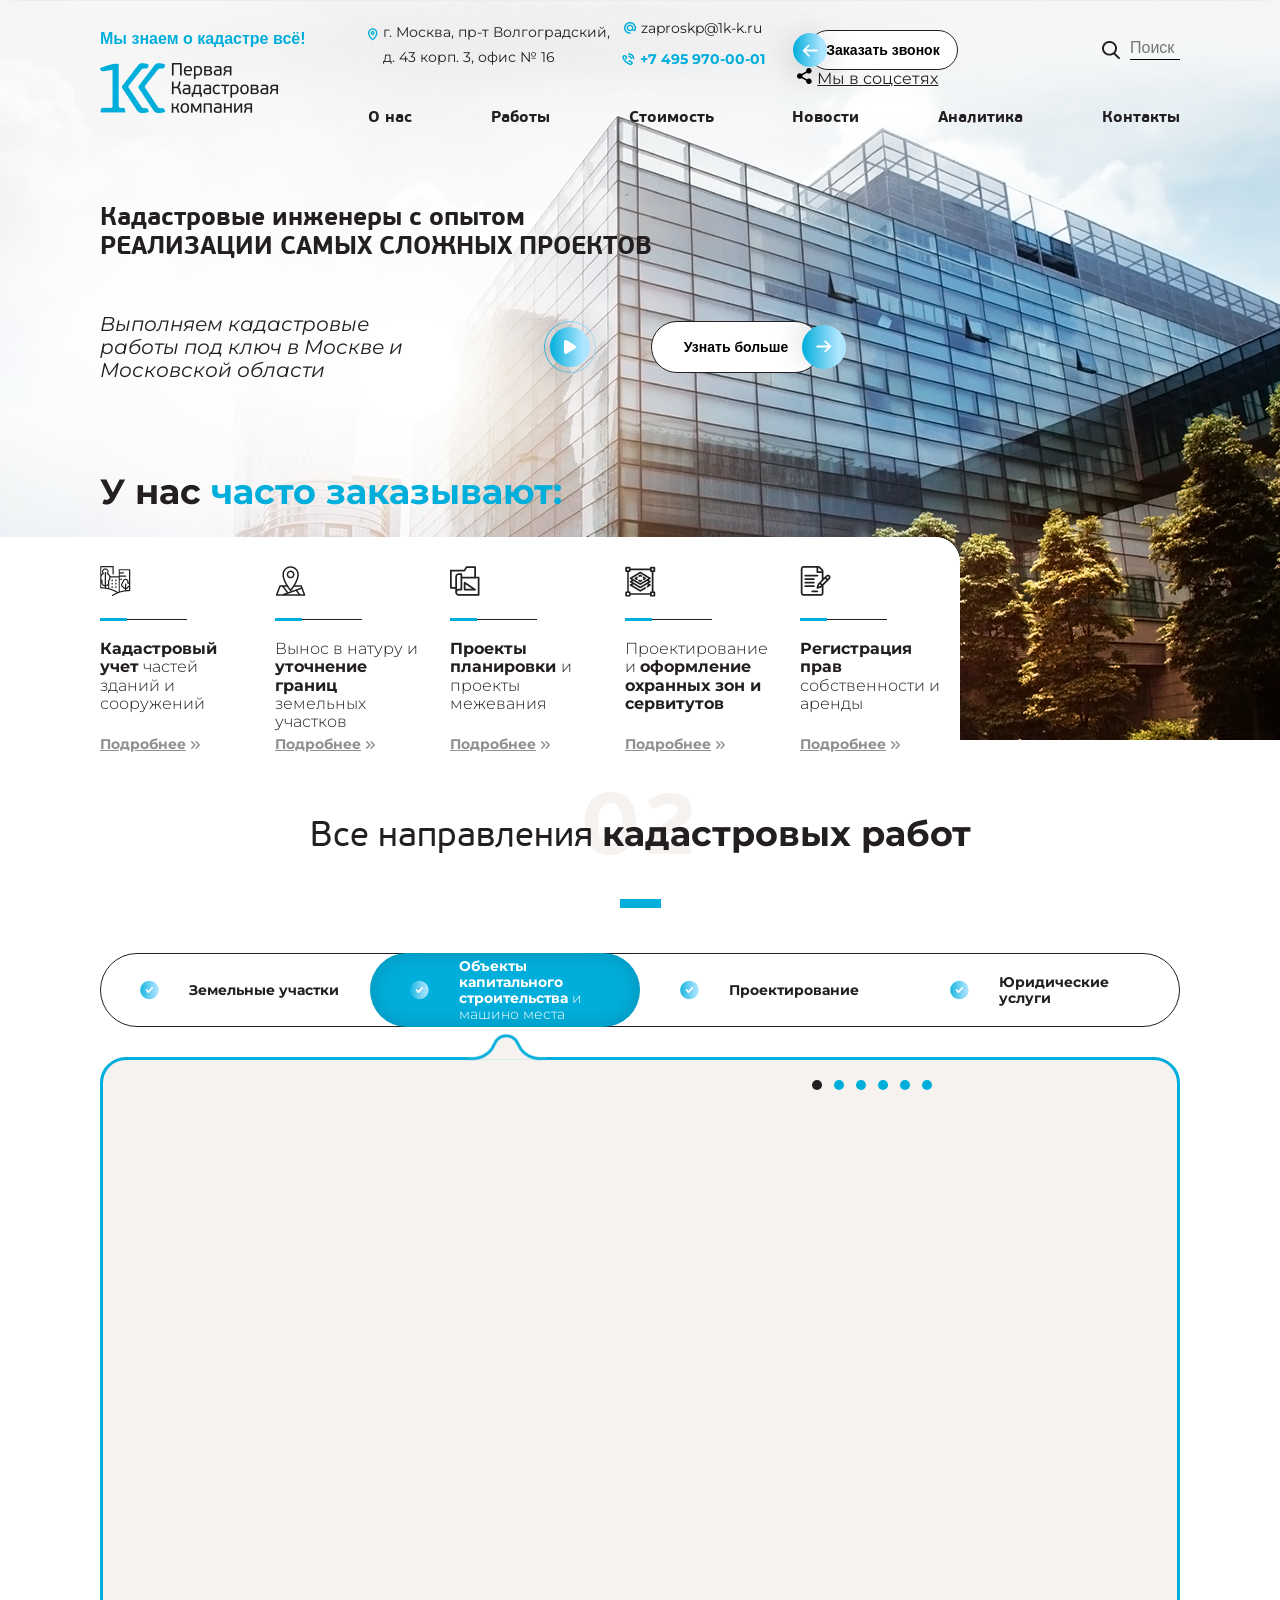
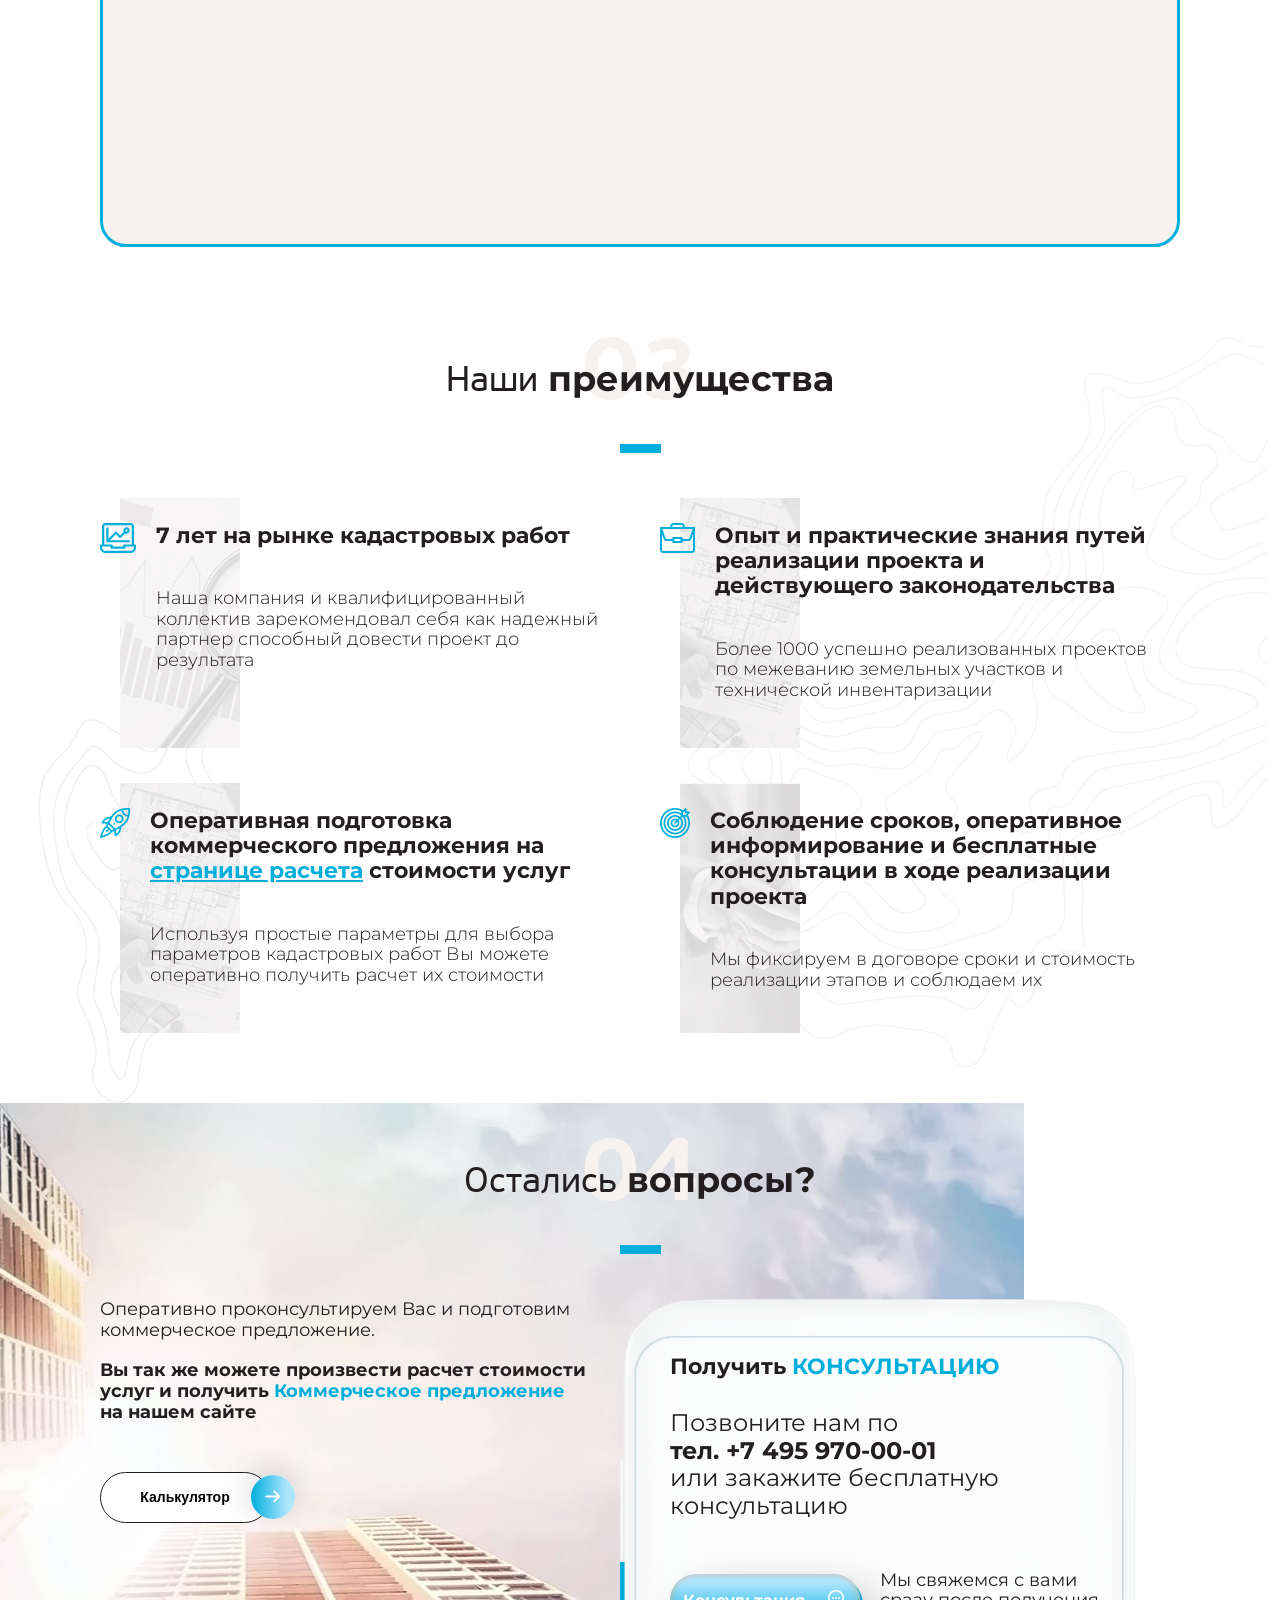
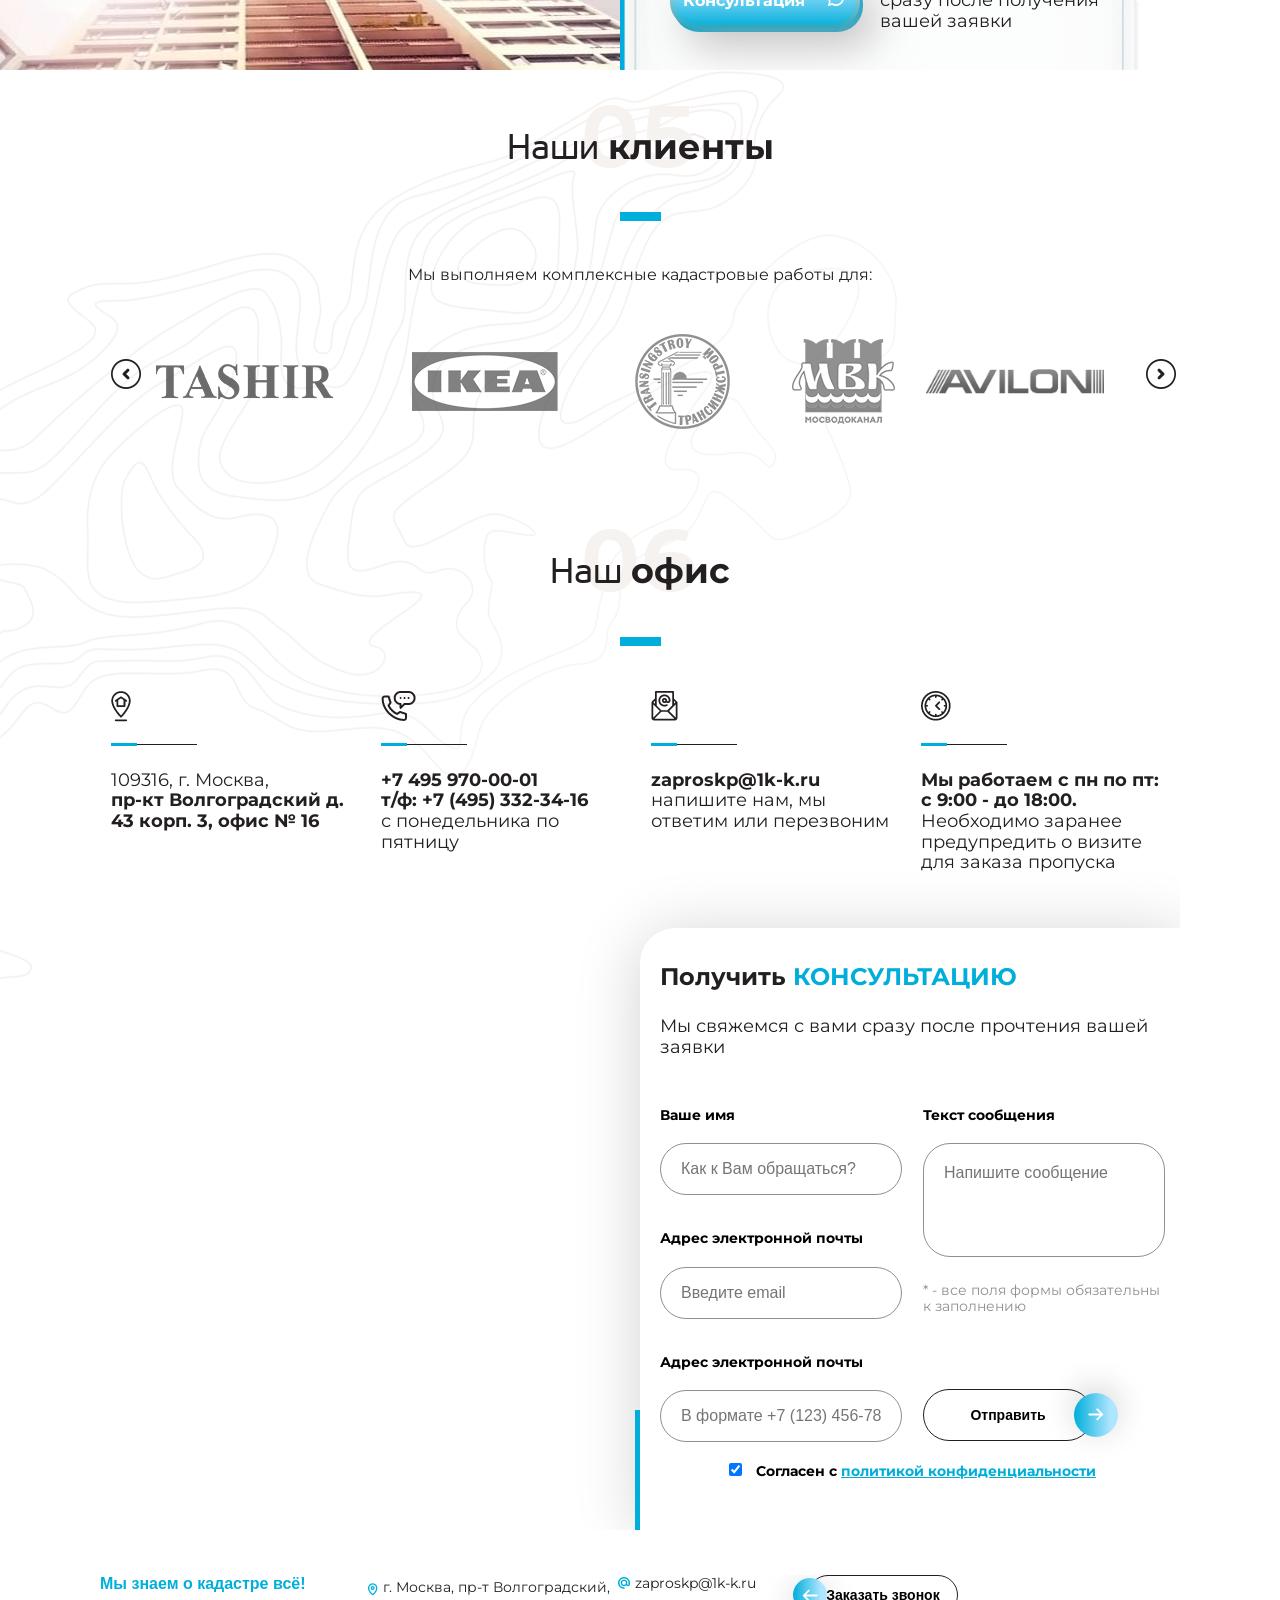
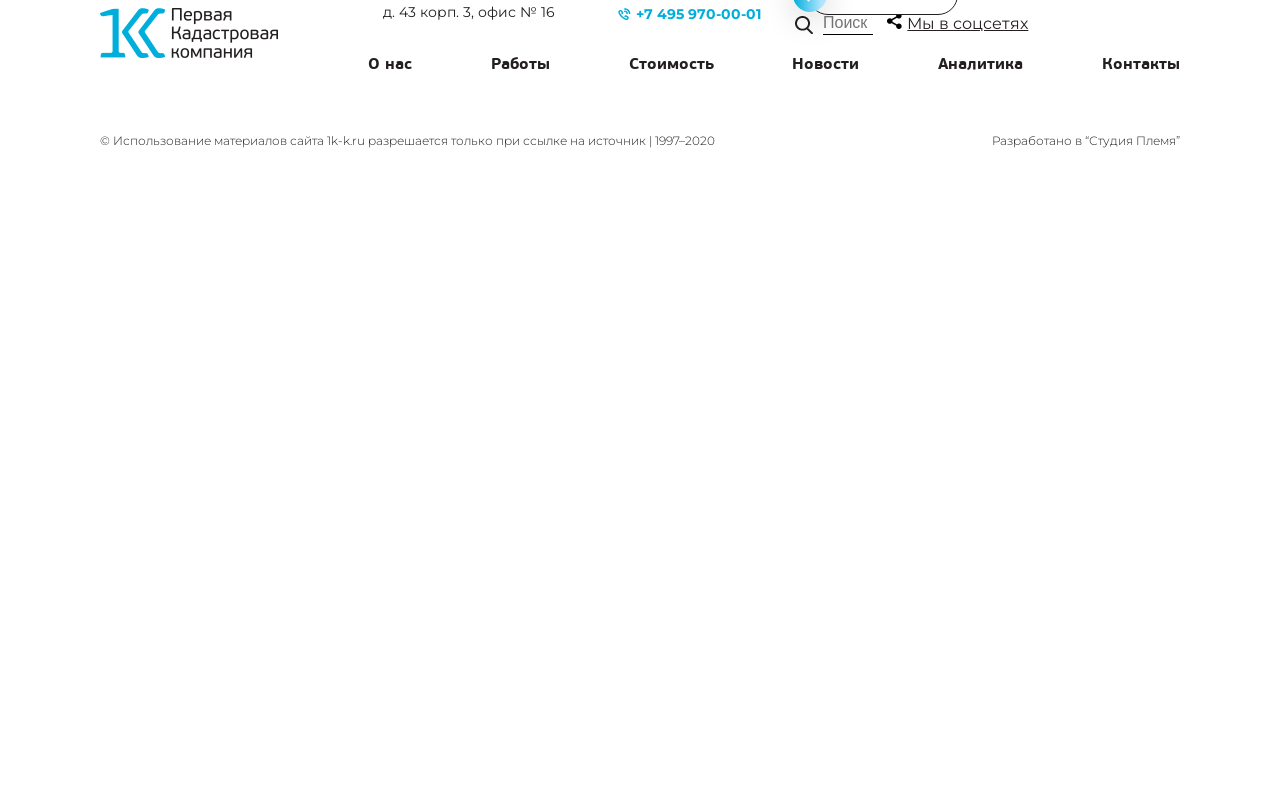
<file: markup/index.html>
<!DOCTYPE html>
<html lang="ru">

<head>
  <meta charset="UTF-8">
  <title></title>
  <meta name="viewport" content="width=device-width, initial-scale=1.0, maximum-scale=1.0">
  <meta name="cmsmagazine" content="5a7189a28fb3dc68238dbdb44c9ea99c">
  <link rel="icon" type="image/svg" sizes="16x16" href="../img/favicon.svg">
  <link href="https://fonts.googleapis.com/css2?family=Montserrat:ital,wght@0,100;0,200;0,300;0,400;0,500;0,600;0,700;0,800;0,900;1,100;1,200;1,300;1,400;1,500;1,600;1,700;1,800;1,900&display=swap" rel="stylesheet">

  <script src="https://api-maps.yandex.ru/2.1/?apikey=cb997612-3f90-40be-b09c-d45a6a3f06a6&lang=ru_RU" type="text/javascript">
  </script>
  
  <link rel="stylesheet" href="https://unpkg.com/swiper/swiper-bundle.min.css">
  <link rel="stylesheet" href="css/slick.css" data-inprogress="">
  <link rel="stylesheet" href="css/style.min.css" data-inprogress="">
  <link rel="stylesheet" href="css/part-contact.min.css" data-inprogress="">
  <link rel="stylesheet" href="css/block-questions.min.css" data-inprogress="">
  <link rel="stylesheet" href="css/home.min.css" data-inprogress="">

</head>

<body>
  <!-- Header -->
  <div id="cube-loader">
  <div class="caption">
    <div class="cube-loader">
      <div class="cube loader-1"></div>
      <div class="cube loader-2"></div>
      <div class="cube loader-4"></div>
      <div class="cube loader-3"></div>
    </div>
  </div>
</div>

  <header class="header">
  <div class="container">
    <div class="all-head">
      <div class="logotip">
        <h6>Мы знаем о кадастре всё!</h6>
        <a href="index.html" class="logo">
          <img src="img/logo.png" alt="">
        </a>

      </div>
      <div class="all-right-part">
        <div class="top-menu">
          <div class="one-part location-part">
            <div class="location-head with-pin">
              <img src="img/map_icon.png" alt="">
              <p>г. Москва, пр-т Волгоградский,
                д. 43 корп. 3, офис № 16</p>
            </div>
          </div>
          <div class="one-part email-phone-head">
            <div class="email-head with-pin">
              <img src="img/mail_icon.png" alt="">
              <a href="mailto:'zaproskp@1k-k.ru'">zaproskp@1k-k.ru</a>
            </div>
            <div class="phone-head with-pin">
              <img src="img/phone_icon.png" alt="">
              <a href="tel:+7 495 970-00-01">+7 495 970-00-01</a>
            </div>
          </div>
          <div class="button-search-head">
            <div class="button-with-arrow open-call">
              <span>
                <img src="img/arrow.png" alt="">
              </span>
              <button>Заказать звонок</button>
            </div>
            <div class="search-block">
              <img src="img/search_icon.png" alt="">
              <input type="text" placeholder="Поиск" id="search-input" readonly="">
            </div>
            <!-- добавлять класс open-burg-menu -->
            <div class="burg-menu">
              <span></span>
              <span></span>
              <span></span>
            </div>
            <div class="social-head">
              <div class="top-social">
                <i class="icon-social-network-all-icon"></i>
                <p>Мы в соцсетях</p>
              </div>
              <!-- добавлять класс open-social -->
              <div class="hidden-social">
                <a href="#">
                  <i class="icon-fb-icon"></i>
                </a>
                <a href="#">
                  <i class="icon-vk-icon"></i>
                </a>
                <a href="#">
                  <i class="icon-insta"></i>
                </a>
              </div>
            </div>
          </div>
        </div>
        <nav>
          <ul>
            <li><a href="javascript:void(0)">О нас</a>
                <div class="hidden-list hid-comp">
                  <ol class="click-ol">
                    <li><a href="about-company.html#tab1" data-dataCompany="tab1">История</a></li>
                    <li><a href="about-company.html#tab2" data-datacompany="tab2">Наша команда</a></li>
                    <li><a href="about-company.html#tab3" data-datacompany="tab3">Отзывы</a></li>
                    <li><a href="about-company.html#tab4" data-datacompany="tab3">Вакансии</a></li>
                    <li><a href="about-company.html#tab5" data-datacompany="tab5">Свидетельства, Аттестаты, СРО</a></li>
                    <li><a href="about-company.html#tab6" data-datacompany="tab6">Реквизиты</a></li>
                    <li><a href="about-company.html#tab7" data-datacompany="tab7">Партнеры и заказчики</a></li>
                  </ol>
                </div>
            </li>
            <li><a href="cadastr-work.html">Работы</a>
              <div class="hidden-list cadastr-hid">
                <div class="tabs-cadastr-head">
                  <h5 data-cadHead="cadastr1" class="activ-cadHead"><span>Земельные участки</span></h5>
                  <h5 data-cadHead="cadastr2"><span>Объекты капитального
                    строительства</span> и машино места</h5>
                  <h5 data-cadHead="cadastr3"><span>Проектирование</span></h5>
                  <h5 data-cadHead="cadastr4"><span>Юридические услуги</span></h5>
                </div>
                <div class="cadastr1 block-cad">
                  <ol>
                    <li><a href="">Уточнение границ</a></li>
                    <li><a href="">Перераспределение участков</a></li>
                    <li><a href="">Геодезические работы <i class="icon-plus"></i></a></li>
                  </ol>
                  <ol>
                    <li><a href="">Образование участка</a></li>
                    <li><a href="">Исправление реестровой ошибки</a></li>
                    <li><a href="">Межевание участка под многоквартирным домом</a></li>
                  </ol>
                  <ol>
                    <li><a href="">Раздел участка</a></li>
                    <li><a href="">Заключение кадастрового инженера</a></li>
                    <li><a href="">Установление охранных зон и сервитутов</a></li>
                  </ol>
                  <ol>
                    <li><a href="">Объединение участков</a></li>
                    <li><a href="">Схема расположения земельного участка</a></li>
                  </ol>
                </div>
                
              </div>
            </li>
            <li><a href="cost-of-work.html">Стоимость</a></li>
            <li><a href="news.html">Новости</a></li>
            <li><a href="javascript:void(0)" class="click">Аналитика</a>
              <div class="hidden-list share-hid">
                <ol>
                  <li><a href="FAQ.html">Вопрос - ответ</a></li>
                  <li><a href="registry-failures.html">Приостановление и отказ Росреестра</a></li>
                </ol>
              </div></li>
            <li><a href="contact.html">Контакты</a></li>
          </ul>
        </nav>
      </div>
    </div>
  </div>
</header>

   <!-- Основной контент -->
<main class="main" id="top">
  <section class="top-banner">
    <div class="container">
      <div class="content-banner">
        <h1>Кадастровые инженеры с опытом <span>РЕАЛИЗАЦИИ САМЫХ СЛОЖНЫХ ПРОЕКТОВ</span></h1>
        <div class="text-with-button">
          <p>Выполняем кадастровые работы под ключ в Москве и Московской области</p>
          <div class="two-buttons">
            <div class="open-video">
              <span>
                <img src="img/play.png" alt="">
              </span>
            </div>
            <a class="button-with-arrow arrow-right" href="cadastr-work.html">
              <span>
                <img src="img/arrow.png" alt="">
              </span>
              <button>Узнать больше</button>
            </a>
          </div>
        </div>
        <h2><span>У нас </span><strong>часто заказывают:</strong></h2>
        <div class="often-order">
          <div class="one-order">
            <div class="image-order">
              <img src="img/icon1.png" alt="">
            </div>
            <h5><span>Кадастровый учет</span> частей зданий и сооружений </h5>
            <a href="">Подробнеe<i class="icon-arrow2"></i></a>
          </div>
          <div class="one-order">
            <div class="image-order">
              <img src="img/icon2.png" alt="">
            </div>
            <h5>Вынос в натуру и <span>уточнение границ</span> земельных участков</h5>
            <a href="">Подробнеe<i class="icon-arrow2"></i></a>
          </div>
          <div class="one-order">
            <div class="image-order">
              <img src="img/icon3.png" alt="">
            </div>
            <h5><span>Проекты планировки </span>и проекты межевания</h5>
            <a href="">Подробнеe<i class="icon-arrow2"></i></a>
          </div>
          <div class="one-order">
            <div class="image-order">
              <img src="img/icon4.png" alt="">
            </div>
            <h5>Проектирование и <span>оформление охранных зон и сервитутов</span></h5>
            <a href="">Подробнеe<i class="icon-arrow2"></i></a>
          </div>
          <div class="one-order">
            <div class="image-order">
              <img src="img/icon5.png" alt="">
            </div>
            <h5><span>Регистрация прав </span>собственности и аренды</h5>
            <a href="">Подробнеe<i class="icon-arrow2"></i></a>
          </div>
        </div>
      </div>
    </div>
  </section>

  <section class="second-section">
    <div class="container">
      <div class="container">
        <div class="heading2 heading">
          <h2>Все направления <span>кадастровых работ</span> </h2>
        </div>
      </div>
  
      <div class="all-napravlenia">
        <div class="all-title-nap">
          <div class="title-napr" data-napr="first-napr-slider">
            <img src="img/galochka.png" alt="">
            <h5><span>Земельные участки</span></h5>
          </div>
          <div class="title-napr  act-title-napr" data-napr="second-napr-slider">
            <img src="img/galochka.png" alt="">
            <h5><span>Объекты капитального
              строительства</span>  и машино места</h5>
          </div>
          <div class="title-napr" data-napr="third-napr-slider">
            <img src="img/galochka.png" alt="">
            <h5><span>Проектирование</span></h5>
          </div>
          <div class="title-napr" data-napr="four-napr-slider">
            <img src="img/galochka.png" alt="">
            <h5><span>Юридические услуги</span></h5>
          </div>
        </div>

        <div class="one-napr">
          <div class="title-napr" data-napr="first-napr-slider">
            <img src="img/galochka.png" alt="">
            <h5><span>Земельные участки</span></h5>
          </div>
          <div class="first-napr-slider slider-napr">
            <div class="swiper-slide">
              <img src="img/zemlya1.jpg" alt="">
              <a href="javascript:void(0)" class="click-span">Уточнение границ</a>
              <p>Подготовка межевого плана для уточнения границ земельного участка</p>
              <span class="click-span">Подробне <i class="icon-arrow2"></i></span>
            </div>
            <div class="swiper-slide">
              <img src="img/zemlya2.jpg" alt="">
              <a href="javascript:void(0)" class="click-span">Образование участка</a>
              <p>Подготовка межевого плана для уточнения границ земельного участка</p>
              <span class="click-span">Подробне <i class="icon-arrow2"></i></span>
            </div>
            <div class="swiper-slide">
              <img src="img/zemlya3.jpg" alt="">
              <a href="javascript:void(0)" class="click-span">Раздел участка</a>
              <p>Подготовка межевого плана для уточнения границ земельного участка</p>
              <span class="click-span">Подробне <i class="icon-arrow2"></i></span>
            </div>
            <div class="swiper-slide">
              <img src="img/zemlya1.jpg" alt="">
              <a href="javascript:void(0)" class="click-span">Объединение участков</a>
              <p>Подготовка межевого плана для уточнения границ земельного участка</p>
              <span class="click-span">Подробне <i class="icon-arrow2"></i></span>
            </div>
            <div class="swiper-slide">
              <img src="img/zemlya2.jpg" alt="">
              <a href="javascript:void(0)" class="click-span">Перераспеределение
                участков</a>
              <p>Подготовка межевого плана для уточнения границ земельного участка</p>
              <span class="click-span">Подробне <i class="icon-arrow2"></i></span>
            </div>
            <div class="swiper-slide">
              <img src="img/zemlya3.jpg" alt="">
              <a href="javascript:void(0)" class="click-span">Исправление реестровой
                ошибки</a>
              <p>Подготовка межевого плана для уточнения границ земельного участка</p>
              <span class="click-span">Подробне <i class="icon-arrow2"></i></span>
            </div>
            <div class="swiper-slide">
              <img src="img/zemlya3.jpg" alt="">
              <a href="javascript:void(0)" class="click-span">Заключение кадастрового
                инженера</a>
              <p>Подготовка межевого плана для уточнения границ земельного участка</p>
              <span class="click-span">Подробне <i class="icon-arrow2"></i></span>
            </div>
            <div class="swiper-slide">
              <img src="img/zemlya3.jpg" alt="">
              <a href="javascript:void(0)" class="click-span">Схема расположения
                земельного участка</a>
              <p>Подготовка межевого плана для уточнения границ земельного участка</p>
              <span class="click-span">Подробне <i class="icon-arrow2"></i></span>
            </div>
            <div class="swiper-slide">
              <img src="img/zemlya3.jpg" alt="">
              <a href="javascript:void(0)" class="click-span">Геодезические работы</a>
              <p>Подготовка межевого плана для уточнения границ земельного участка</p>
              <span class="click-span">Подробне <i class="icon-arrow2"></i></span>
            </div>
            <div class="swiper-slide">
              <img src="img/zemlya3.jpg" alt="">
              <a href="javascript:void(0)" class="click-span">Межевание участка под
                многоквартирным домом</a>
              <p>Подготовка межевого плана для уточнения границ земельного участка</p>
              <span class="click-span">Подробне <i class="icon-arrow2"></i></span>
            </div>
            <div class="swiper-slide">
              <img src="img/zemlya3.jpg" alt="">
              <a href="javascript:void(0)" class="click-span">Установление охранных зон и сервитутов</a>
              <p>Подготовка межевого плана для уточнения границ земельного участка</p>
              <span class="click-span">Подробне <i class="icon-arrow2"></i></span>
            </div>
          </div>
        </div>
  
        <div class="one-napr">
          <div class="title-napr  act-title-napr" data-napr="second-napr-slider">
            <img src="img/galochka.png" alt="">
            <h5><span>Объекты капитального
              строительства</span>  и машино места</h5>
          </div>
          <div class="second-napr-slider slider-napr   active-napr">
            <div class="swiper-slide">
              <img src="img/object1.jpg" alt="">
              <a href="javascript:void(0)" class="click-span">Уточнение контура. Привязка к земельному участку</a>
              <p>Подготовка Технического плана для уточнения контура объекта. Привязка объекта к земельному участкуПодготовка Технического плана для уточнения контура объекта. Привязка объекта к земельному участку</p>
              <span class="click-span">Подробне <i class="icon-arrow2"></i></span>
            </div>
            <div class="swiper-slide">
              <img src="img/object2.jpg" alt="">
              <a href="javascript:void(0)" class="click-span">Учет изменений в связи с
                перепланировкой</a>
              <p>Подготовка Технического плана для изменения сведений об объекте в связи с перепланировкой</p>
              <span class="click-span">Подробне <i class="icon-arrow2"></i></span>
            </div>
            <div class="swiper-slide">
              <img src="img/object3.jpg" alt="">
              <a href="javascript:void(0)" class="click-span">Учет изменений в связи с
                реконструкцией</a>
              <p>Подготовка Технического плана для изменения сведений об объекте в связи с реконструкцией</p>
              <span class="click-span">Подробне <i class="icon-arrow2"></i></span>
            </div>
            <div class="swiper-slide">
              <img src="img/object4.jpg" alt="">
              <a href="javascript:void(0)" class="click-span">Технический план для ввода
                объекта в эксплуатацию</a>
              <p>Подготовка Технического плана необходимого для ввода объекта в эксплуатацию</p>
              <span class="click-span">Подробне <i class="icon-arrow2"></i></span>
            </div>
            <div class="swiper-slide">
              <img src="img/object5.jpg" alt="">
              <a href="javascript:void(0)" class="click-span">Постановка зданий, помещений,
                сооружений, машино мест на учет</a>
              <p>Подготовка Технического плана для постановки на кадастровый учет объекта</p>
              <span class="click-span">Подробне <i class="icon-arrow2"></i></span>
            </div>
            <div class="swiper-slide">
              <img src="img/object6.jpg" alt="">
              <a href="javascript:void(0)" class="click-span">Разделение объекта или выделение его части</a>
              <p>Подготовка Технического плана необходимого для раздела объекта или выдела из его состава части</p>
              <span class="click-span">Подробне <i class="icon-arrow2"></i></span>
            </div>
            <div class="swiper-slide">
              <img src="img/object7.jpg" alt="">
              <a href="javascript:void(0)" class="click-span">Снятие объекта с кадастрового учета</a>
              <p>Подготовка Акта обследования объекта для снятия его с кадастрового учета</p>
              <span class="click-span">Подробне <i class="icon-arrow2"></i></span>
            </div>
            <div class="swiper-slide">
              <img src="img/object8.jpg" alt="">
              <a href="javascript:void(0)" class="click-span">Заключение кадастрового инженера</a>
              <p>Проведение обследование объекта и подготовка Заключения Кадастрового инженера</p>
              <span class="click-span">Подробне <i class="icon-arrow2"></i></span>
            </div>
            <div class="swiper-slide">
              <img src="img/object9.jpg" alt="">
              <a href="javascript:void(0)" class="click-span">Подготовка схемы расположения</a>
              <p>Обследование объекта и подготовка схемы его расположения</p>
              <span class="click-span">Подробне <i class="icon-arrow2"></i></span>
            </div>
            <div class="swiper-slide">
              <img src="img/object10.jpg" alt="">
              <a href="javascript:void(0)" class="click-span">Кадастровый учет объектов
                незавершенного строительства</a>
              <p>Подготовка Технического плана для постановки на учет объекта незавершенного строительства</p>
              <span class="click-span">Подробне <i class="icon-arrow2"></i></span>
            </div>
            <div class="swiper-slide">
              <img src="img/object11.jpg" alt="">
              <a href="javascript:void(0)" class="click-span">Внутренние обмеры объекта</a>
              <p>Геодезические работы по внутренним обмерам объекта, подготовка поэтажных планов и экспликаций</p>
              <span class="click-span">Подробне <i class="icon-arrow2"></i></span>
            </div>
            <div class="swiper-slide">
              <img src="img/object12.jpg" alt="">
              <a href="javascript:void(0)" class="click-span">Проекты перепланировок и
                Технические заключения</a>
              <p>Подготовим для Вас в необходимом объеме проекты перепланировок и технические заключения на объект капитального строитеьства</p>
              <span class="click-span">Подробне <i class="icon-arrow2"></i></span>
            </div>
          </div>
        </div>
  
        <div class="one-napr">
          <div class="title-napr" data-napr="third-napr-slider">
            <img src="img/galochka.png" alt="">
            <h5><span>Проектирование</span></h5>
          </div>
          <div class="third-napr-slider slider-napr">
            <div class="swiper-slide">
              <img src="img/proekt1.jpg" alt="">
              <a href="javascript:void(0)" class="click-span">Проекты планировки и межевания
                для линейных объектов</a>
              <p>Разработаем согласуем и утвердим проект межевания и планировки территории для строительства линейного объекта</p>
              <span class="click-span">Подробне <i class="icon-arrow2"></i></span>
            </div>
            <div class="swiper-slide">
              <img src="img/proekt2.jpg" alt="">
              <a href="javascript:void(0)" class="click-span">Проекты планировки и межевания
                территории для коттеджных поселков</a>
              <p>Разработаем согласуем и утвердим проект межевания и планировки территории для организации коттеджного поселка</p>
              <span class="click-span">Подробне <i class="icon-arrow2"></i></span>
            </div>
          </div>
        </div>

        <div class="one-napr">
          <div class="title-napr" data-napr="four-napr-slider">
            <img src="img/galochka.png" alt="">
            <h5><span>Юридические услуги</span></h5>
          </div>
          <div class="four-napr-slider slider-napr">
            <div class="swiper-slide">
              <img src="img/zemlya1.jpg" alt="">
              <a href="javascript:void(0)" class="click-span">Уточнение границ</a>
              <p>Подготовка межевого плана для уточнения границ земельного участка</p>
              <span class="click-span">Подробне <i class="icon-arrow2"></i></span>
            </div>
            <div class="swiper-slide">
              <img src="img/zemlya2.jpg" alt="">
              <a href="javascript:void(0)" class="click-span">Образование участка</a>
              <p>Подготовка межевого плана для уточнения границ земельного участка</p>
              <span class="click-span">Подробне <i class="icon-arrow2"></i></span>
            </div>
            <div class="swiper-slide">
              <img src="img/zemlya3.jpg" alt="">
              <a href="javascript:void(0)" class="click-span">Раздел участка</a>
              <p>Подготовка межевого плана для уточнения границ земельного участка</p>
              <span class="click-span">Подробне <i class="icon-arrow2"></i></span>
            </div>
            <div class="swiper-slide">
              <img src="img/zemlya1.jpg" alt="">
              <a href="javascript:void(0)" class="click-span">Объединение участков</a>
              <p>Подготовка межевого плана для уточнения границ земельного участка</p>
              <span class="click-span">Подробне <i class="icon-arrow2"></i></span>
            </div>
            <div class="swiper-slide">
              <img src="img/zemlya2.jpg" alt="">
              <a href="javascript:void(0)" class="click-span">Перераспеределение
                участков</a>
              <p>Подготовка межевого плана для уточнения границ земельного участка</p>
              <span class="click-span">Подробне <i class="icon-arrow2"></i></span>
            </div>
            <div class="swiper-slide">
              <img src="img/zemlya3.jpg" alt="">
              <a href="javascript:void(0)" class="click-span">Исправление реестровой
                ошибки</a>
              <p>Подготовка межевого плана для уточнения границ земельного участка</p>
              <span class="click-span">Подробне <i class="icon-arrow2"></i></span>
            </div>
            <div class="swiper-slide">
              <img src="img/zemlya3.jpg" alt="">
              <a href="javascript:void(0)" class="click-span">Заключение кадастрового
                инженера</a>
              <p>Подготовка межевого плана для уточнения границ земельного участка</p>
              <span class="click-span">Подробне <i class="icon-arrow2"></i></span>
            </div>
            <div class="swiper-slide">
              <img src="img/zemlya3.jpg" alt="">
              <a href="javascript:void(0)" class="click-span">Схема расположения
                земельного участка</a>
              <p>Подготовка межевого плана для уточнения границ земельного участка</p>
              <span class="click-span">Подробне <i class="icon-arrow2"></i></span>
            </div>
            <div class="swiper-slide">
              <img src="img/zemlya3.jpg" alt="">
              <a href="javascript:void(0)" class="click-span">Геодезические работы</a>
              <p>Подготовка межевого плана для уточнения границ земельного участка</p>
              <span class="click-span">Подробне <i class="icon-arrow2"></i></span>
            </div>
            <div class="swiper-slide">
              <img src="img/zemlya3.jpg" alt="">
              <a href="javascript:void(0)" class="click-span">Межевание участка под
                многоквартирным домом</a>
              <p>Подготовка межевого плана для уточнения границ земельного участка</p>
              <span class="click-span">Подробне <i class="icon-arrow2"></i></span>
            </div>
            <div class="swiper-slide">
              <img src="img/zemlya3.jpg" alt="">
              <a href="javascript:void(0)" class="click-span">Установление охранных зон и сервитутов</a>
              <p>Подготовка межевого плана для уточнения границ земельного участка</p>
              <span class="click-span">Подробне <i class="icon-arrow2"></i></span>
            </div>
          </div>
        </div>
  
      </div>
    </div>
  </section>

  <section class="all-adv">
    <div class="container">
      <div class="our-advantages">
        <div class="heading">
          <h2>Наши<span> преимущества</span></h2>
        </div>
        <div class="slider-advantages">
          <div class="swiper-wrapper">
            <div class="swiper-slide">
              <div class="one-advantage f-adv">
                <img src="img/block3_icon1.png" alt="">
                <div class="right-text">
                  <h5>7 лет на рынке кадастровых работ</h5>
                  <p>Наша компания и квалифицированный коллектив зарекомендовал себя как надежный партнер способный довести проект до результата</p>
                </div>
              </div>
              <div class="one-advantage s-adv">
                <img src="img/block3_icon3.png" alt="">
                <div class="right-text">
                  <h5>Оперативная подготовка коммерческого предложения на <a href="">странице расчета</a> стоимости услуг</h5>
                  <p>Используя простые параметры для выбора параметров кадастровых работ Вы можете оперативно получить расчет их стоимости</p>
                </div>
              </div>
            </div>
            <div class="swiper-slide">
              <div class="one-advantage t-adv">
                <img src="img/block3_icon2.png" alt="">
                <div class="right-text">
                  <h5>Опыт и практические знания путей реализации проекта и действующего законодательства</h5>
                  <p>Более 1000 успешно реализованных проектов по межеванию земельных участков и технической инвентаризации</p>
                </div>
              </div>
              <div class="one-advantage fr-adv">
                <img src="img/block3_icon4.png" alt="">
                <div class="right-text">
                  <h5>Соблюдение сроков, оперативное информирование и бесплатные консультации в ходе реализации проекта</h5>
                  <p>Мы фиксируем в договоре сроки и стоимость реализации этапов и соблюдаем их</p>
                </div>
              </div>
            </div>
          </div>
          <div class="swiper-pagination-adv"></div>  
        </div>
      </div>
    </div>
  </section>

  <div class="block-questions">
  <div class="container">
    <div class="heading">
      <h2>Остались<span> вопросы?</span></h2>
    </div>
    <div class="content-questions">
      <div class="left-part">
        <p>Оперативно проконсультируем Вас и подготовим коммерческое предложение.</p>
        <h4>Вы так же можете произвести расчет стоимости услуг и получить <a href="">Коммерческое предложение</a> на нашем сайте</h4>
        <a href="cost-of-work.html" class="button-with-arrow arrow-right">
          <span>
            <img src="img/arrow.png" alt="">
          </span>
          <button>Калькулятор</button>
        </a>
      </div>
      <div class="right-part">
        <h3>Получить<span> консультацию</span></h3>
        <p>Позвоните нам по <span>тел. <a href="tal:+7 495 970-00-01">+7 495 970-00-01</a></span>
        или закажите бесплатную консультацию</p>
        <div class="but-p">
          <button class="d3button  open-consult"><span>Консультация</span><i class="icon-message-icon"></i></button>
          <p>Мы свяжемся с вами сразу после получения вашей заявки</p>
        </div>
      </div>
    </div>
  </div>
</div>

  <div class="partners-contact">
    <section class="our-partners">
      <div class="container">
        <div class="heading">
          <h2>Наши <span>клиенты</span></h2>
        </div>
        <p>Мы выполняем комплексные кадастровые работы для:</p>
        <div class="slider-with-arrow">
          <div class="slider-clients">
            <div class="cl-slide">
              <a href="">
                <img src="img/client3.png" alt="">
              </a>
            </div>
            <div class="cl-slide">
              <a href="">
                <img src="img/client2.png" alt="">
              </a>
            </div>
            <div class="cl-slide">
              <a href="">
                <img src="img/client5.png" alt="">
              </a>
            </div>
            <div class="cl-slide">
              <a href="">
                <img src="img/client4.png" alt="">
              </a>
            </div>
            <div class="cl-slide">
              <a href="">
                <img src="img/client1.png" alt="">
              </a>
            </div>
            <div class="cl-slide">
              <a href="">
                <img src="img/client2.png" alt="">
              </a>
            </div>
            <div class="cl-slide">
              <a href="">
                <img src="img/client5.png" alt="">
              </a>
            </div>
            <div class="cl-slide">
              <a href="">
                <img src="img/client4.png" alt="">
              </a>
            </div>
            <div class="cl-slide">
              <a href="">
                <img src="img/client1.png" alt="">
              </a>
            </div>
            <div class="cl-slide">
              <a href="">
                <img src="img/client2.png" alt="">
              </a>
            </div>
            <div class="cl-slide">
              <a href="">
                <img src="img/client5.png" alt="">
              </a>
            </div>
          </div>
          <div class="prev-client slider-but">
            <i class="icon-icon-next2"></i>
          </div>
          <div class="next-client slider-but">
            <i class="icon-icon-next2"></i>
          </div>
        </div>
      </div>
    </section>

    <section class="our-office">
      <div class="container">
        <div class="heading">
          <h2>Наш  <span>офис</span></h2>
        </div>
        <div class="info-contacts">
          <div class="one-info">
            <div class="img-info">
              <img src="img/map_icon2.png" alt="">
            </div>
            <p>109316, г. Москва,<span>пр-кт Волгоградский д. 43 корп. 3, офис № 16</span></p>
          </div>
          <div class="one-info">
            <div class="img-info">
              <img src="img/phone_icon2.png" alt="">
            </div>
            <p>
              <a href="tel:+7 495 970-00-01">+7 495 970-00-01</a>
              <a href="tel:+7 495 970-00-01">т/ф: +7 (495) 332-34-16</a>
              с понедельника по пятницу
            </p>
          </div>
          <div class="one-info">
            <div class="img-info">
              <img src="img/mail_icon2.png" alt="">
            </div>
            <p>
              <a href="mailto:'zaproskp@1k-k.ru'">zaproskp@1k-k.ru</a>
              напишите нам, мы ответим или перезвоним
            </p>
          </div>
          <div class="one-info">
            <div class="img-info">
              <img src="img/clock_icon.png" alt="">
            </div>
            <p><span class="inline">Мы работаем с пн по пт:  с 9:00 - до 18:00.</span>  Необходимо заранее предупредить о визите для заказа пропуска</p>
          </div>
        </div>
        <div class="d3button">
          <span>Получить консультацию</span>
          <i class="icon-message-icon"></i>
        </div>
        <div class="map-with-pop-up">
          <div class="map" id="map"></div>
          <div class="pop-up-map">
            <h4>Получить <span>консультацию</span></h4>
            <p>Мы свяжемся с вами сразу после прочтения вашей заявки</p>
            <form action="">
              <div class="two-part">
                <div class="left-part">
                  <label for="name">Ваше имя</label>
                  <input type="text" id="name" placeholder="Как к Вам обращаться?">
                  <label for="mail">Адрес электронной почты</label>
                  <input type="email" id="mail" placeholder="Введите email">
                  <label for="phone">Адрес электронной почты</label>
                  <input type="text" id="phone" placeholder="В формате +7 (123) 456-78-91" class="withput-margin">
                </div>
                <div class="right-part">
                  <label for="texarea">Текст сообщения</label>
                  <textarea name="texarea" id="texarea" placeholder="Напишите сообщение"></textarea>
                  <span class="text-span">* - все поля формы обязательны к заполнению</span>
                  <div class="button-with-arrow arrow-right open-thank">
                    <span>
                      <img src="img/arrow.png" alt="">
                    </span>
                    <button>Отправить</button>
                  </div>
                </div>
              </div>
              <div class="block-checkbox">
                <input type="checkbox" name="check" id="check" checked="">
                <label for="check">Согласен с <span class="open-politic">политикой конфиденциальности</span></label>
              </div>
            </form>
          </div>
        </div>
      </div>
    </section>
    <a href="#top" class="arrow-to-top">
      <img src="img/arrow.png" alt="">
    </a>
  </div>
</main>

  <!-- Footer -->
  <footer class="footer">
  <div class="container">
    <div class="content-footer">
      <div class="logotip">
        <h6>Мы знаем о кадастре всё!</h6>
        <a href="index.html" class="logo">
          <img src="img/logo.png" alt="">
        </a>

      </div>
      <div class="all-right-part">
        <div class="top-menu">
          <div class="one-part location-part">
            <div class="location-head with-pin">
              <img src="img/map_icon.png" alt="">
              <p>г. Москва, пр-т Волгоградский,
                д. 43 корп. 3, офис № 16</p>
            </div>
          </div>
          <div class="one-part email-phone-head">
            <div class="email-head with-pin">
              <img src="img/mail_icon.png" alt="">
              <a href="mailto:'zaproskp@1k-k.ru'">zaproskp@1k-k.ru</a>
            </div>
            <div class="phone-head with-pin">
              <img src="img/phone_icon.png" alt="">
              <a href="tel:+7 495 970-00-01">+7 495 970-00-01</a>
            </div>
          </div>
          <div class="button-search-head">
            <div class="button-with-arrow open-call">
              <span>
                <img src="img/arrow.png" alt="">
              </span>
              <button>Заказать звонок</button>
            </div>
            <div class="div-soc-search">
              <div class="search-block">
                <img src="img/search_icon.png" alt="">
                <input type="text" placeholder="Поиск" id="search-input" readonly="">
              </div>
              <div class="social-head">
                <div class="top-social">
                  <i class="icon-social-network-all-icon"></i>
                  <p>Мы в соцсетях</p>
                </div>
                <!-- добавлять класс open-social -->
                <div class="hidden-social">
                  <a href="#">
                    <i class="icon-fb-icon"></i>
                  </a>
                  <a href="#">
                    <i class="icon-vk-icon"></i>
                  </a>
                  <a href="#">
                    <i class="icon-insta"></i>
                  </a>
                </div>
              </div>
            </div>
          </div>
        </div>
        <nav>
          <ul>
            <li><a href="about-company.html">О нас</a></li>
            <li><a href="">Работы</a></li>
            <li><a href="cost-of-work.html">Стоимость</a></li>
            <li><a href="news.html">Новости</a></li>
            <li><a href="">Аналитика</a></li>
            <li><a href="">Контакты</a></li>
          </ul>
        </nav>
      </div>
    </div>
    <div class="bot-footer">
      <p>© Использование материалов сайта 1k-k.ru разрешается только при ссылке на источник | 1997–2020</p>
      <p>Разработано в <a href="">“Студия Племя”</a></p>
    </div>
  </div>
</footer>
  <div class="back-dark"></div>

<div class="pop-up politic-pop ">
  <h4>Политика конфиденциальности</h4>
  <div class="content-pop">
    <div class="close-pop">
      <i class="icon-plus"></i>
    </div>
    <h5>1. ОПРЕДЕЛЕНИЕ ТЕРМИНОВ</h5>
    <ul>
      <li>1.1 В настоящей Политике конфиденциальности используются следующие термины:</li>
      <li>1.1.1. «Администрация сайта» – уполномоченные сотрудники на управления сайтом, действующие от его имени, которые организуют и (или) осуществляет обработку персональных данных, а также определяет цели обработки персональных данных, состав персональных данных, подлежащих обработке, действия (операции), совершаемые с персональными данными.</li>
      <li>1.1.2. «Персональные данные» - любая информация, относящаяся к прямо или косвенно определенному или определяемому физическому лицу (субъекту персональных данных).</li>
      <li>1.1.3. «Обработка персональных данных» - любое действие (операция) или совокупность действий (операций), совершаемых с использованием средств автоматизации или без использования таких средств с персональными данными, включая сбор, запись, систематизацию, накопление, хранение, уточнение (обновление, изменение), извлечение, использование, передачу (распространение, предоставление, доступ), обезличивание, блокирование, удаление, уничтожение персональных данных.</li>
      <li>1.1.4. «Конфиденциальность персональных данных» - обязательное для соблюдения Администрацией сайта требование не допускать их умышленного распространения без согласия субъекта персональных данных или наличия иного законного основания.</li>
      <li>1.1.5. «Пользователь сайта (далее Пользователь)» – лицо, имеющее доступ к сайту, посредством сети Интернет и использующее данный сайт для своих целей.</li>
      <li>1.1.6. «Cookies» — небольшой фрагмент данных, отправленный веб-сервером и хранимый на компьютере пользователя, который веб-клиент или веб-браузер каждый раз пересылает веб-серверу в HTTP-запросе при попытке открыть страницу соответствующего сайта.</li>
      <li> 1.1.7. «IP-адрес» — уникальный сетевой адрес узла в компьютерной сети, построенной по протоколу IP.</li>
    </ul>
    <h5>2. ОБЩИЕ ПОЛОЖЕНИЯ</h5>
    <ul>
      <li>2.1. Использование Пользователем сайта означает согласие с настоящей Политикой конфиденциальности и условиями обработки персональных данных Пользователя.</li>
      <li>2.2. В случае несогласия с условиями Политики конфиденциальности Пользователь должен прекратить использование сайта.</li>
      <li>2.3.Настоящая Политика конфиденциальности применяется только к данному сайту. Администрация сайта не контролирует и не несет ответственность за сайты третьих лиц, на которые Пользователь может перейти по ссылкам, доступным на данном сайте.</li>
      <li>2.4. Администрация сайта не проверяет достоверность персональных данных, предоставляемых Пользователем сайта.</li>
    </ul>
    <h5>3. ПРЕДМЕТ ПОЛИТИКИ КОНФИДЕНЦИАЛЬНОСТИ</h5>
    <ul>
      <li>3.1. Настоящая Политика конфиденциальности устанавливает обязательства Администрации сайта по умышленному неразглашению персональных данных, которые Пользователь предоставляет по разнообразным запросам Администрации сайта (например, при регистрации на сайте, оформлении заказа, подписки на уведомления и т.п).</li>
      <li>3.2. Персональные данные, разрешённые к обработке в рамках настоящей Политики конфиденциальности, предоставляются Пользователем путём заполнения специальных форм на Сайте и обычно включают в себя следующую информацию:</li>
      <li>3.2.1. фамилию, имя, отчество Пользователя;</li>
      <li>3.2.2. контактный телефон Пользователя;</li>
      <li>3.2.3. адрес электронной почты (e-mail);</li>
      <li>3.2.4. место жительство Пользователя и другие данные.</li>
      <li>3.3. Администрация сайта также принимает усилия по защите Персональных данных, которые автоматически передаются в процессе посещения страниц сайта:
        IP адрес;</li>
      <li>информация из cookies;</li>
      <li>информация о браузере (или иной программе, которая осуществляет доступ к сайту);</li>
      <li>время доступа;</li>
      <li>посещенные адреса страниц;</li>
      <li>реферер (адрес предыдущей страницы) и т.п.</li>
      <li>3.3.1. Отключение cookies может повлечь невозможность доступа к сайту.</li>
      <li>3.3.2. Сайт осуществляет сбор статистики об IP-адресах своих посетителей. Данная информация используется с целью выявления и решения технических проблем, для контроля корректности проводимых операций.</li>
      <li>3.4. Любая иная персональная информация неоговоренная выше (история покупок, используемые браузеры и операционные системы и т.д.) не подлежит умышленному разглашению, за исключением случаев, предусмотренных в п.п. 5.2. и 5.3. настоящей Политики конфиденциальности.</li>
    </ul>
    <h5>4. ЦЕЛИ СБОРА ПЕРСОНАЛЬНОЙ ИНФОРМАЦИИ ПОЛЬЗОВАТЕЛЯ</h5>
    <ul>
      <li>4.1. Персональные данные Пользователя Администрация сайта может использовать в целях:</li>
      <li>4.1.1. Идентификации Пользователя, зарегистрированного на сайте, для оформления заказа и (или) заключения Договора.</li>
      <li>4.1.2. Предоставления Пользователю доступа к персонализированным ресурсам сайта.</li>
      <li>4.1.3. Установления с Пользователем обратной связи, включая направление уведомлений, запросов, касающихся использования сайта, оказания услуг, обработка запросов и заявок от Пользователя.</li>
      <li>4.1.4. Определения места нахождения Пользователя для обеспечения безопасности, предотвращения мошенничества.</li>
      <li>4.1.5. Подтверждения достоверности и полноты персональных данных, предоставленных Пользователем.</li>
      <li>4.1.6. Создания учетной записи для совершения покупок, если Пользователь дал согласие на создание учетной записи.</li>
      <li>4.1.7. Уведомления Пользователя сайта о состоянии Заказа.</li>
      <li>4.1.8. Обработки и получения платежей, подтверждения налога или налоговых льгот, оспаривания платежа, определения права на получение кредитной линии Пользователем.</li>
      <li>4.1.9. Предоставления Пользователю эффективной клиентской и технической поддержки при возникновении проблем связанных с использованием сайта.</li>
      <li>4.1.10. Предоставления Пользователю с его согласия, обновлений продукции, специальных предложений, информации о ценах, новостной рассылки и иных сведений от имени сайта или от имени партнеров сайта.</li>
      <li>4.1.11. Осуществления рекламной деятельности с согласия Пользователя.</li>
      <li>4.1.12. Предоставления доступа Пользователю на сторонние сайты или сервисы партнеров данного сайта с целью </li>
    </ul>
    <h5>5. СПОСОБЫ И СРОКИ ОБРАБОТКИ ПЕРСОНАЛЬНОЙ ИНФОРМАЦИИ</h5>
    <ul>
      <li>5.1. Обработка персональных данных Пользователя осуществляется без ограничения срока, любым законным способом, в том числе в информационных системах персональных данных с использованием средств автоматизации или без использования таких средств.</li>
      <li>5.2. Пользователь соглашается с тем, что Администрация сайта вправе передавать персональные данные третьим лицам, в частности, курьерским службам, организациями почтовой связи, операторам электросвязи, исключительно в целях выполнения заявок Пользователя, оформленных на сайте, в рамках Договора публичной оферты.</li>
      <li>5.3. Персональные данные Пользователя могут быть переданы уполномоченным органам государственной власти только по основаниям и в порядке, установленным действующим законодательством.</li>
    </ul>
    <h5>6. ОБЯЗАТЕЛЬСТВА СТОРОН</h5>
    <ul>
      <li>6.1. Пользователь обязуется:</li>
      <li>6.1.1. Предоставить корректную и правдивую информацию о персональных данных, необходимую для пользования сайтом.</li>
      <li>6.1.2. Обновить или дополнить предоставленную информацию о персональных данных в случае изменения данной информации.</li>
      <li>6.1.3. Принимать меры для защиты доступа к своим конфиденциальным данным, хранящимся на сайте.</li>
      <li>6.2. Администрация сайта обязуется:</li>
      <li>6.2.1. Использовать полученную информацию исключительно для целей, указанных в п. 4 настоящей Политики конфиденциальности.</li>
      <li>6.2.2. Не разглашать персональных данных Пользователя, за исключением п.п. 5.2. и 5.3. настоящей Политики Конфиденциальности.</li>
      <li>6.2.3. Осуществить блокирование персональных данных, относящихся к соответствующему Пользователю, с момента обращения или запроса Пользователя или его законного представителя либо уполномоченного органа по защите прав субъектов персональных данных на период проверки, в случае выявления недостоверных персональных данных или неправомерных действий.</li>
    </ul>
    <h5>7. ОТВЕТСТВЕННОСТЬ СТОРОН</h5>
    <ul>
      <li>7.1. Администрация сайта несёт ответственность за умышленное разглашение Персональных данных Пользователя в соответствии с действующим законодательством, за исключением случаев, предусмотренных п.п. 5.2., 5.3. и 7.2. настоящей Политики Конфиденциальности.</li>
      <li> 7.2. В случае утраты или разглашения Персональных данных Администрация сайта не несёт ответственность, если данная конфиденциальная информация:</li>
      <li>7.2.1. Стала публичным достоянием до её утраты или разглашения.</li>
      <li>7.2.2. Была получена от третьей стороны до момента её получения Администрацией сайта.</li>
      <li>7.2.3. Была получена третьими лицами путем несанкционированного доступа к файлам сайта.</li>
      <li>7.2.4. Была разглашена с согласия Пользователя.</li>
      <li>7.3. Пользователь несет ответственность за правомерность, корректность и правдивость предоставленной Персональных данных в соответствии с действующим законодательством.</li>
    </ul>
    <h5>8. РАЗРЕШЕНИЕ СПОРОВ</h5>
    <ul>
      <li>8.1. До обращения в суд с иском по спорам, возникающим из отношений между Пользователем сайта и Администрацией сайта, обязательным является предъявление претензии (письменного предложения о добровольном урегулировании спора).</li>
      <li>8.2 .Получатель претензии в течение 30 календарных дней со дня получения претензии, письменно уведомляет заявителя претензии о результатах рассмотрения претензии.</li>
      <li>8.3. При не достижении соглашения спор будет передан на рассмотрение в судебный орган в соответствии с действующим законодательством.</li>
      <li>8.4. К настоящей Политике конфиденциальности и отношениям между Пользователем и Администрацией сайта применяется действующее законодательство.</li>
    </ul>
    <h5>9. ДОПОЛНИТЕЛЬНЫЕ УСЛОВИЯ</h5>
    <ul>
      <li>9.1. Администрация сайта вправе вносить изменения в настоящую Политику конфиденциальности без согласия Пользователя.</li>
      <li>9.2. Новая Политика конфиденциальности вступает в силу с момента ее размещения на Сайте, если иное не предусмотрено новой редакцией Политики конфиденциальности.</li>
    </ul>
  </div>
</div>

<div class="pop-up video-pop">
  <div class="close-pop">
    <i class="icon-plus"></i>
  </div>
  <div class="content-pop">
    <iframe width="560" height="315" src="https://www.youtube.com/embed/nboeJoTiM0w" frameborder="0" allow="accelerometer; autoplay; clipboard-write; encrypted-media; gyroscope; picture-in-picture" allowfullscreen=""></iframe>
  </div>
</div>

<div class="pop-up call-pop">
  <div class="close-pop">
    <i class="icon-plus"></i>
  </div>
  <h3>Заказать <strong>Звонок</strong></h3>
  <div class="content-pop">
    <h6>Мы свяжемся с вами сразу после прочтения
      вашей заявки</h6>
      <form action="">
        <div class="two-part">
          <div class="left">
            <div class="inp-lab">
              <label for="org">Ваше имя</label>
              <input type="text" placeholder="Как к Вам обращаться?" required="">
            </div>
            <div class="inp-lab">
              <label for="phone">Номер телефона</label>
              <input type="number" placeholder="В формате +7 (123) 456-78-91" required="">
            </div>
          </div>
          <div class="right">
              <div class="inp-lab">
                <label for="org">Текст сообщения</label>
                <textarea type="text" placeholder="Напишите сообщение" required=""></textarea>
                <span>* - все поля формы
                  обязательны к заполнению</span>
              </div>
          </div>
        </div>
        <div class="button-with-arrow arrow-right open-thank">
          <span>
            <img src="img/arrow.png" alt="">
          </span>
          <button>Отправить</button>
        </div>
        <div class="block-checkbox">
          <input type="checkbox" name="check" id="check" checked="">
          <label for="check">Согласен с <span class="open-politic">политикой конфиденциальности</span></label>
        </div>
      </form>
  </div>
</div>

<div class="pop-up consult-pop">
  <div class="close-pop">
    <i class="icon-plus"></i>
  </div>
  <h3>Получить <strong>консультацию</strong></h3>
  <div class="content-pop">
    <h6>Мы свяжемся с вами сразу после прочтения
      вашей заявки</h6>
      <form action="">
        <div class="two-part">
          <div class="left">
            <div class="inp-lab">
              <label for="org">Ваше имя</label>
              <input type="text" placeholder="Как к Вам обращаться?" required="">
            </div>
            <div class="inp-lab">
              <label for="org">Адрес электронной почты</label>
              <input type="email" placeholder="Введите email" required="">
            </div>
            <div class="inp-lab">
              <label for="phone">Номер телефона</label>
              <input type="number" placeholder="В формате +7 (123) 456-78-91" required="">
            </div>
          </div>
          <div class="right right-consul">
              <div class="inp-lab">
                <label for="org">Текст сообщения</label>
                <textarea type="text" placeholder="Напишите сообщение" required=""></textarea>
                <span class="min">* - все поля формы
                  обязательны к заполнению</span>
              </div>
              <div class="button-with-arrow arrow-right open-thank">
                <span>
                  <img src="img/arrow.png" alt="">
                </span>
                <button>Отправить</button>
              </div>
          </div>
        </div>
        <div class="block-checkbox">
          <input type="checkbox" name="check" id="check" checked="">
          <label for="check">Согласен с <span class="open-politic">политикой конфиденциальности</span></label>
        </div>
      </form>
  </div>
</div>

<div class="pop-up mail-pop">
  <div class="close-pop">
    <i class="icon-plus"></i>
  </div>
  <h3>Получить <strong>расчет</strong></h3>
  <div class="content-pop">
    <h6>Мы отправим вам рассчет в ближайшее время</h6>
      <form action="">
        <div class="two-part">
          <div class="left">
            <div class="inp-lab">
              <label for="org">Ваше имя</label>
              <input type="text" placeholder="Как к Вам обращаться?" required="">
            </div>
            <div class="inp-lab">
              <label for="phone">Номер телефона</label>
              <input type="number" placeholder="В формате +7 (123) 456-78-91" required="">
            </div>
          </div>
          <div class="right right-consul">
            <div class="inp-lab">
              <label for="org">Адрес электронной почты</label>
              <input type="email" placeholder="Введите email" required="">
            </div>
          </div>
        </div>
        <div class="block-checkbox">
          <input type="checkbox" name="check" id="check" checked="">
          <label for="check">Согласен с <span class="open-politic">политикой конфиденциальности</span></label>
        </div>
      </form>
  </div>
</div>

<div class="pop-up thank-pop ">
  <div class="close-pop">
    <i class="icon-plus"></i>
  </div>
  <div class="content-pop">
    <strong>Спасибо!</strong>
    <p>Мы свяжемся с Вами в ближайшее время</p>
  </div>
</div>

<div class="pop-up thank-review-pop ">
  <div class="close-pop">
    <i class="icon-plus"></i>
  </div>
  <div class="content-pop">
    <strong>Спасибо!</strong>
    <p>Ваш отзыв будет опубликован ближайшим временем</p>
  </div>
</div>

<div class="pop-search">
  <div class="container top-c">
    <input type="text" placeholder="Найти" value="Участ" class="open-heddin">
    <a class="button-with-arrow" href="result-search.html">
      <span>
        <img src="img/arrow.png" alt="">
      </span>
      <button>Найти</button>
    </a>
    <a href="javascript:void(0)" class="clear-input">
      <i class="icon-plus"></i>
    </a>
  </div>
  <div class="op-heddin">
    <div class="container">
      <ul>
        <li><a href="cadastr-work.html">Уточнение границ земельного участка</a></li>
        <li> <a href="cadastr-work.html">Образование земельного участка</a></li>
        <li><a href="cadastr-work.html">Раздел участков</a></li>
      </ul>
      <a class="button-with-arrow arrow-right" href="result-search.html">
        <span>
          <img src="img/arrow.png" alt="">
        </span>
        <button>Все результаты</button>
      </a>
    </div>
  </div>
</div>

  <!-- Скрипты -->
  <script src="js/jquery-3.4.1.min.js"></script>
  <script src="https://unpkg.com/swiper/swiper-bundle.min.js"></script>
  <script src="js/slick.min.js"></script>
  <script src="js/jquery.matchHeight.min.js"></script>

  <script src="js/script.min.js"></script>
  <script src="js/home.min.js"></script>

</body>

</html>
</file>
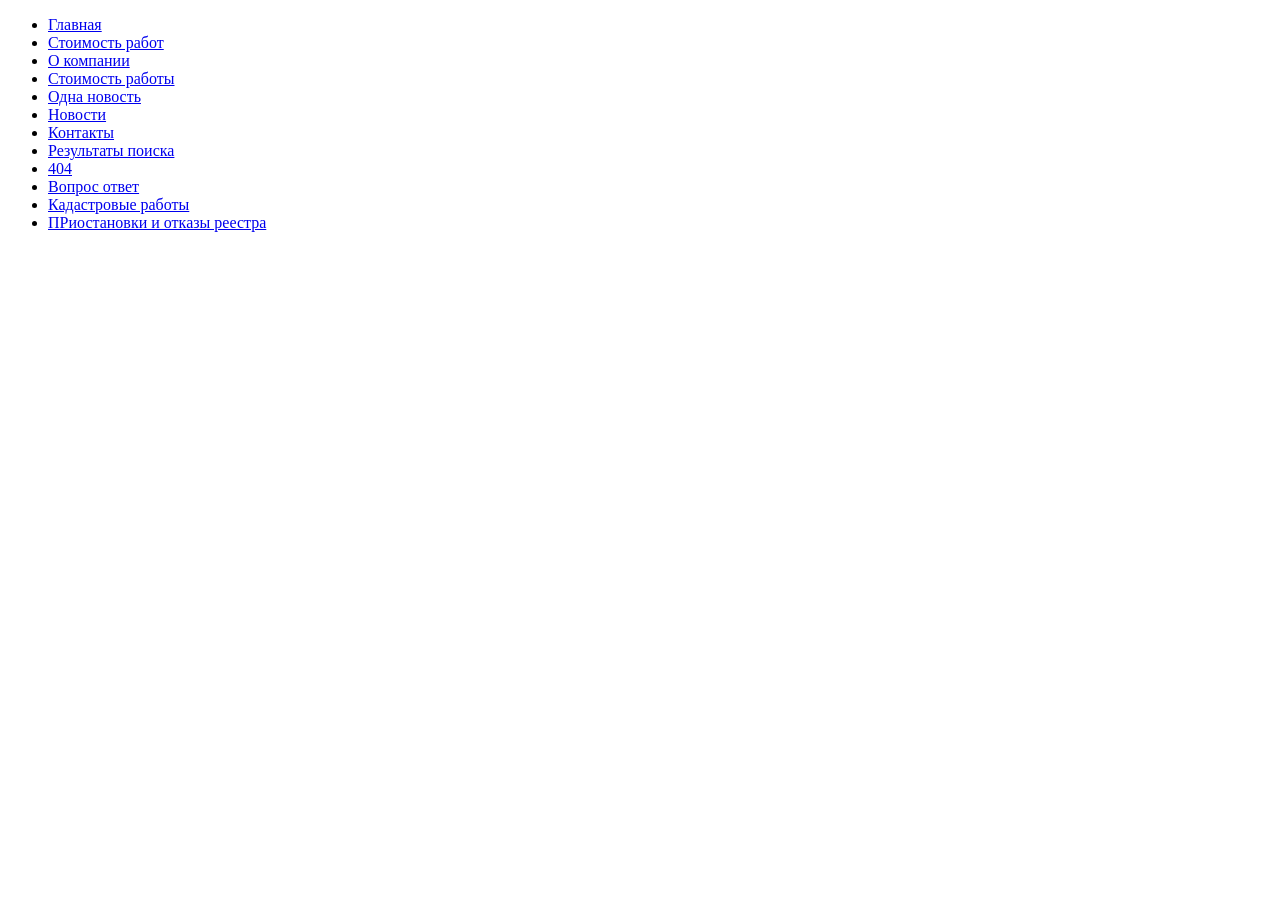
<file: assets/link.html>
<!DOCTYPE html>
<html lang="ru">

<head>
  <meta charset="UTF-8">
  <title></title>
  <meta name="viewport" content="width=device-width, initial-scale=1.0, maximum-scale=1.0" />
  <meta name="cmsmagazine" content="5a7189a28fb3dc68238dbdb44c9ea99c" />
</head>

<ul>
  <li><a href="index.html">Главная</a></li>
  <li><a href="cost-of-work.html">Стоимость работ</a></li>
  <li><a href="about-company.html">О компании</a></li>
  <li><a href="cost-of-work.html">Стоимость работы</a></li>
  <li><a href="one-new.html">Одна новость</a></li>
  <li><a href="news.html">Новости</a></li>
  <li><a href="contact.html">Контакты</a></li>
  <li><a href="result-search.html">Результаты поиска</a></li>
  <li><a href="p404.html">404</a></li>
  <li><a href="FAQ.html">Вопрос ответ</a></li>
  <li><a href="cadastr-work.html">Кадастровые работы </a></li>
  <li><a href="registry-failures.html">ПРиостановки и отказы реестра</a></li>
</ul>
</file>
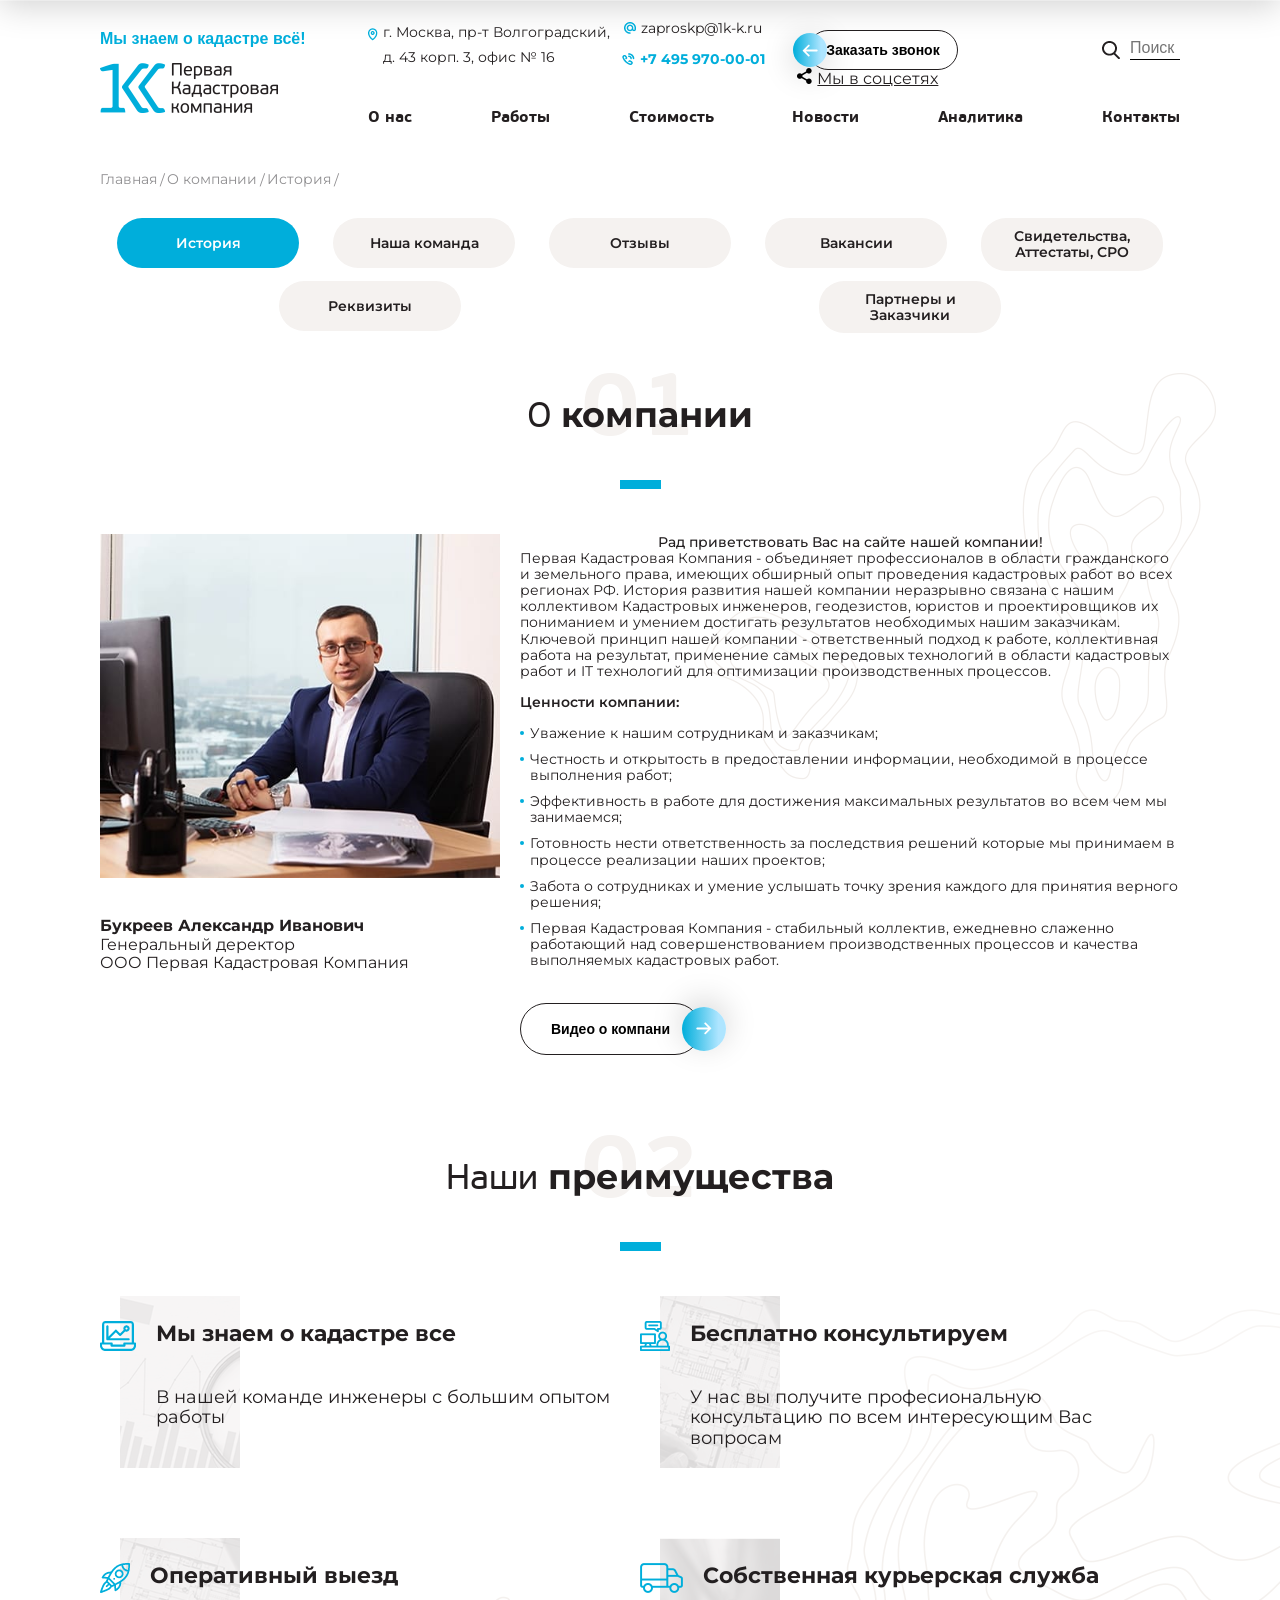
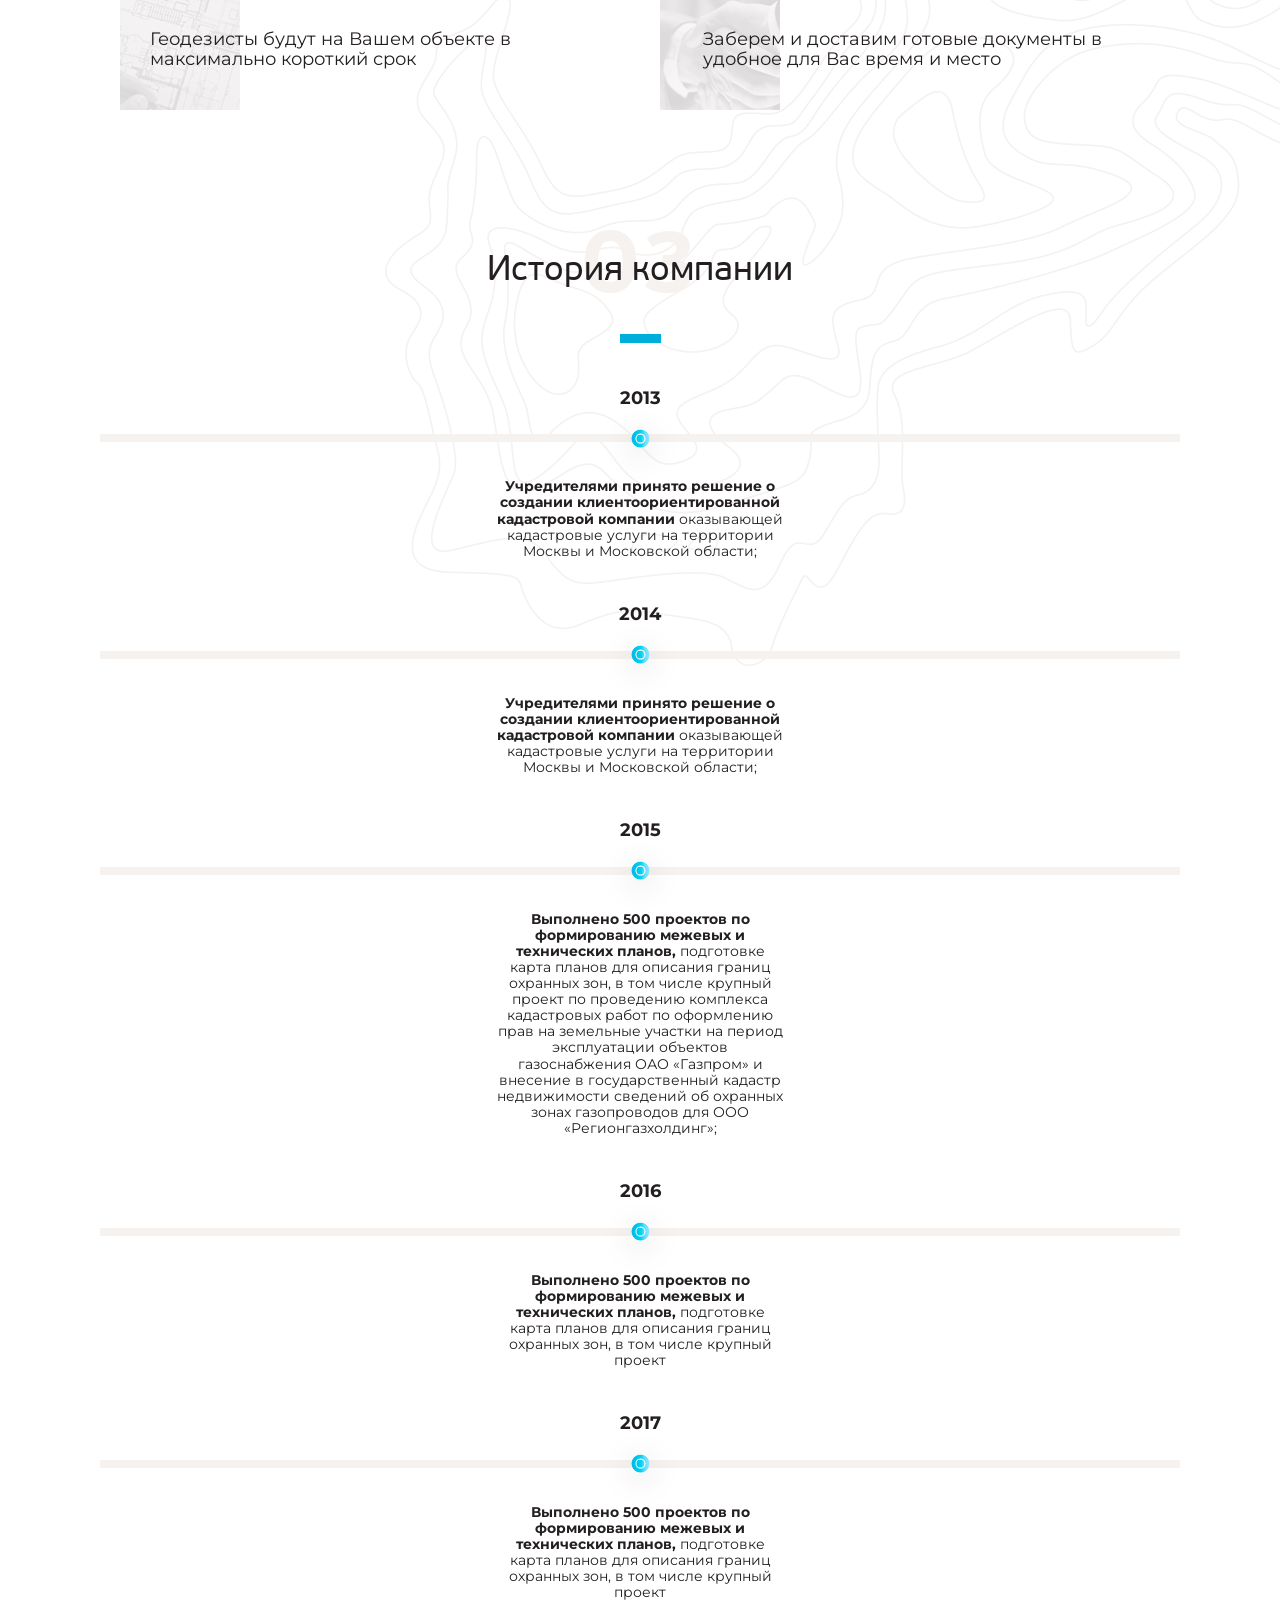
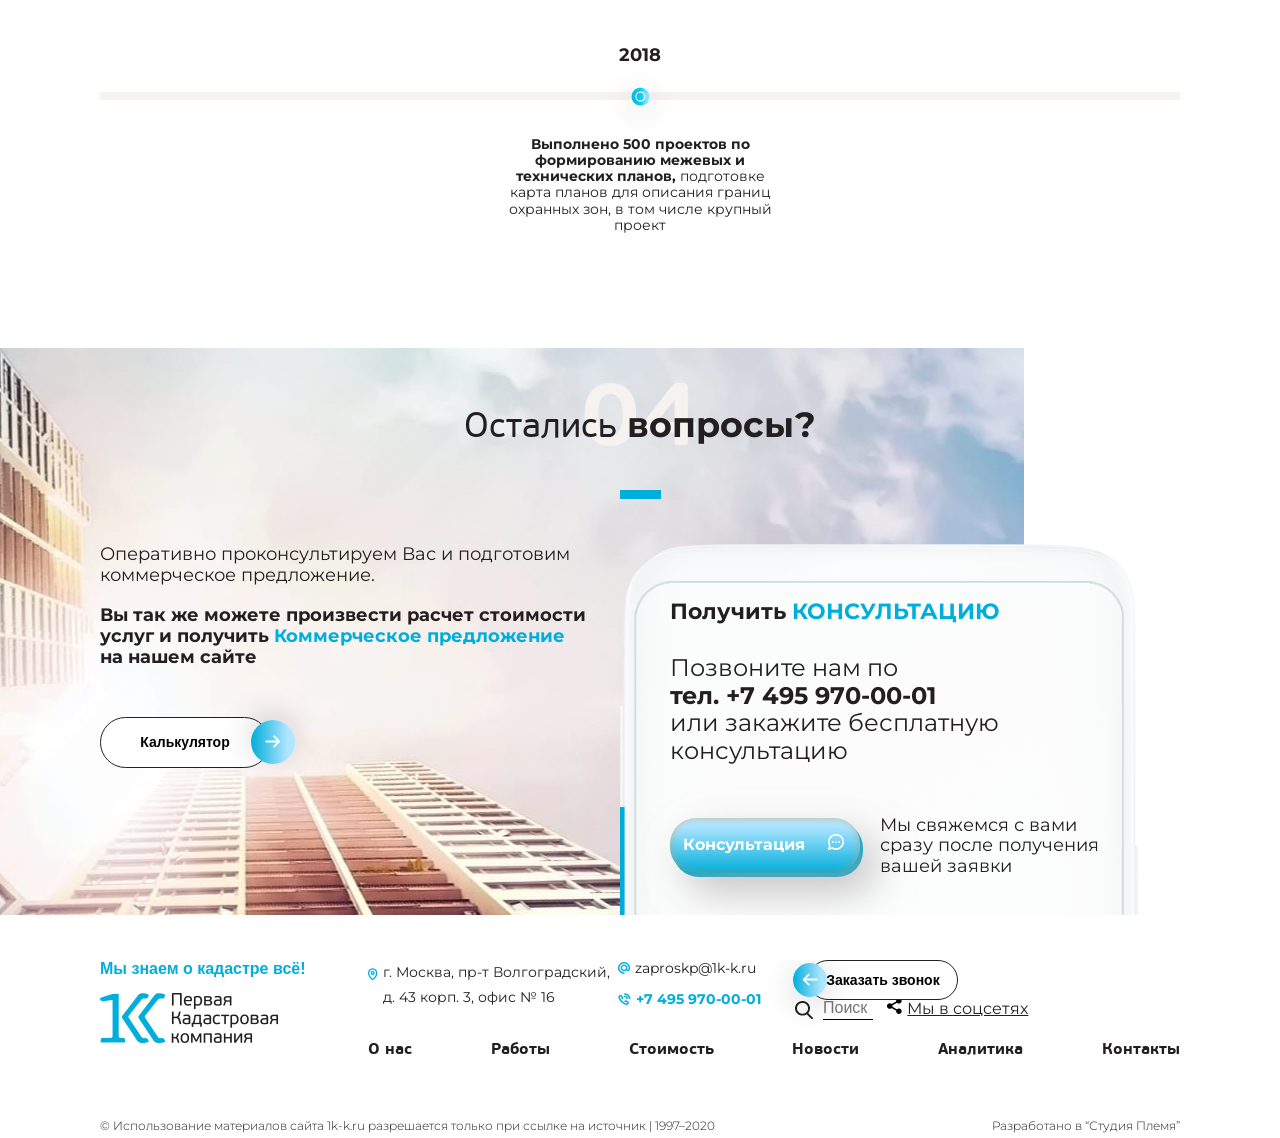
<file: markup/about-company.html>
<!DOCTYPE html>
<html lang="ru">

<head>
  <meta charset="UTF-8">
  <title></title>
  <meta name="viewport" content="width=device-width, initial-scale=1.0, maximum-scale=1.0">
  <meta name="cmsmagazine" content="5a7189a28fb3dc68238dbdb44c9ea99c">
  <link rel="icon" type="image/png" sizes="16x16" href="../img/favicon.png">
  <link href="https://fonts.googleapis.com/css2?family=Montserrat:ital,wght@0,100;0,200;0,300;0,400;0,500;0,600;0,700;0,800;0,900;1,100;1,200;1,300;1,400;1,500;1,600;1,700;1,800;1,900&display=swap" rel="stylesheet">
  <link rel="stylesheet" href="css/slick.css" data-inprogress="">
  <link rel="stylesheet" href="css/style.min.css" data-inprogress="">
  <link rel="stylesheet" href="css/block-questions.min.css" data-inprogress="">
  <link rel="stylesheet" href="css/about-company.min.css" data-inprogress="">

</head>

<body>
  <!-- Header -->
<div id="cube-loader">
  <div class="caption">
    <div class="cube-loader">
      <div class="cube loader-1"></div>
      <div class="cube loader-2"></div>
      <div class="cube loader-4"></div>
      <div class="cube loader-3"></div>
    </div>
  </div>
</div>

<header class="header">
  <div class="container">
    <div class="all-head">
      <div class="logotip">
        <h6>Мы знаем о кадастре всё!</h6>
        <a href="index.html" class="logo">
          <img src="img/logo.png" alt="">
        </a>

      </div>
      <div class="all-right-part">
        <div class="top-menu">
          <div class="one-part location-part">
            <div class="location-head with-pin">
              <img src="img/map_icon.png" alt="">
              <p>г. Москва, пр-т Волгоградский,
                д. 43 корп. 3, офис № 16</p>
            </div>
          </div>
          <div class="one-part email-phone-head">
            <div class="email-head with-pin">
              <img src="img/mail_icon.png" alt="">
              <a href="mailto:'zaproskp@1k-k.ru'">zaproskp@1k-k.ru</a>
            </div>
            <div class="phone-head with-pin">
              <img src="img/phone_icon.png" alt="">
              <a href="tel:+7 495 970-00-01">+7 495 970-00-01</a>
            </div>
          </div>
          <div class="button-search-head">
            <div class="button-with-arrow open-call">
              <span>
                <img src="img/arrow.png" alt="">
              </span>
              <button>Заказать звонок</button>
            </div>
            <div class="search-block">
              <img src="img/search_icon.png" alt="">
              <input type="text" placeholder="Поиск" id="search-input" readonly="">
            </div>
            <!-- добавлять класс open-burg-menu -->
            <div class="burg-menu">
              <span></span>
              <span></span>
              <span></span>
            </div>
            <div class="social-head">
              <div class="top-social">
                <i class="icon-social-network-all-icon"></i>
                <p>Мы в соцсетях</p>
              </div>
              <!-- добавлять класс open-social -->
              <div class="hidden-social">
                <a href="#">
                  <i class="icon-fb-icon"></i>
                </a>
                <a href="#">
                  <i class="icon-vk-icon"></i>
                </a>
                <a href="#">
                  <i class="icon-insta"></i>
                </a>
              </div>
            </div>
          </div>
        </div>
        <nav>
          <ul>
            <li><a href="javascript:void(0)">О нас</a>
                <div class="hidden-list hid-comp">
                  <ol class="click-ol">
                    <li><a href="about-company.html#tab1" data-dataCompany="tab1">История</a></li>
                    <li><a href="about-company.html#tab2" data-datacompany="tab2">Наша команда</a></li>
                    <li><a href="about-company.html#tab3" data-datacompany="tab3">Отзывы</a></li>
                    <li><a href="about-company.html#tab4" data-datacompany="tab3">Вакансии</a></li>
                    <li><a href="about-company.html#tab5" data-datacompany="tab5">Свидетельства, Аттестаты, СРО</a></li>
                    <li><a href="about-company.html#tab6" data-datacompany="tab6">Реквизиты</a></li>
                    <li><a href="about-company.html#tab7" data-datacompany="tab7">Партнеры и заказчики</a></li>
                  </ol>
                </div>
            </li>
            <li><a href="cadastr-work.html">Работы</a>
              <div class="hidden-list cadastr-hid">
                <div class="tabs-cadastr-head">
                  <h5 data-cadHead="cadastr1" class="activ-cadHead"><span>Земельные участки</span></h5>
                  <h5 data-cadHead="cadastr2"><span>Объекты капитального
                    строительства</span> и машино места</h5>
                  <h5 data-cadHead="cadastr3"><span>Проектирование</span></h5>
                  <h5 data-cadHead="cadastr4"><span>Юридические услуги</span></h5>
                </div>
                <div class="cadastr1 block-cad">
                  <ol>
                    <li><a href="">Уточнение границ</a></li>
                    <li><a href="">Перераспределение участков</a></li>
                    <li><a href="">Геодезические работы <i class="icon-plus"></i></a></li>
                  </ol>
                  <ol>
                    <li><a href="">Образование участка</a></li>
                    <li><a href="">Исправление реестровой ошибки</a></li>
                    <li><a href="">Межевание участка под многоквартирным домом</a></li>
                  </ol>
                  <ol>
                    <li><a href="">Раздел участка</a></li>
                    <li><a href="">Заключение кадастрового инженера</a></li>
                    <li><a href="">Установление охранных зон и сервитутов</a></li>
                  </ol>
                  <ol>
                    <li><a href="">Объединение участков</a></li>
                    <li><a href="">Схема расположения земельного участка</a></li>
                  </ol>
                </div>
                
              </div>
            </li>
            <li><a href="cost-of-work.html">Стоимость</a></li>
            <li><a href="news.html">Новости</a></li>
            <li><a href="javascript:void(0)" class="click">Аналитика</a>
              <div class="hidden-list share-hid">
                <ol>
                  <li><a href="FAQ.html">Вопрос - ответ</a></li>
                  <li><a href="registry-failures.html">Приостановление и отказ Росреестра</a></li>
                </ol>
              </div></li>
            <li><a href="contact.html">Контакты</a></li>
          </ul>
        </nav>
      </div>
    </div>
  </div>
</header>

<main id="top">
  <div class="container">
    <ul class="crumbs">
      <li><a href="index.html">Главная</a></li>
      <li><a href="about-company.html">О компании</a></li>
      <li class="third-crumb"><a href="javascript:void(0)">История</a></li>
      <li class="fourth-crumb"><a href="javascript:void(0)">Отзывы юридических лиц
      </a></li>
    </ul>
  </div>

  <div class="container">
    <ul class="tabs-company">
      <li class="active" data-tab="tab1">История</li>
      <li data-tab="tab2" class="tab2-class">Наша команда</li>
      <li data-tab="tab3" class="tab3-class">Отзывы</li>
      <li data-tab="tab4" class="tab4-class">Вакансии</li>
      <li data-tab="tab5" class="tab5-class">Свидетельства, Аттестаты, СРО</li>
      <li data-tab="tab6" class="tab6-class">Реквизиты</li>
      <li data-tab="tab7" class="tab7-class">Партнеры и Заказчики</li>
    </ul>
  </div>

  <div class="tab1 history-company one-tab  active-tab">
    <div class="container">
      <div class="heading heading1">
        <h2>О <span>компании</span></h2>
      </div>

      <div class="top-info-block">
          <div class="photo-info">
            <img src="img/photo-company.jpg" alt="">
            <h5>Букреев Александр Иванович</h5>
            <p>Генеральный деректор</p>
            <p>ООО Первая Кадастровая Компания</p>
          </div>
          <div class="right-info">
            <h6>Рад приветствовать Вас на сайте нашей компании!</h6>
            <p>Первая Кадастровая Компания - объединяет профессионалов в области гражданского и земельного права, имеющих обширный опыт проведения кадастровых работ во всех регионах РФ. История развития нашей компании неразрывно связана с нашим коллективом Кадастровых инженеров, геодезистов, юристов и проектировщиков их пониманием и умением достигать  результатов необходимых нашим заказчикам. Ключевой принцип нашей компании - ответственный подход к работе, коллективная работа на результат, применение самых передовых технологий в области кадастровых работ и IT технологий для оптимизации производственных процессов.</p>
            <ol>
              <h6>Ценности компании:</h6>
              <li>Уважение к нашим сотрудникам и заказчикам;</li>
              <li>Честность и открытость в предоставлении информации, необходимой в процессе выполнения работ;</li>
              <li>Эффективность в работе для достижения максимальных результатов во всем чем мы занимаемся;</li>
              <li>Готовность нести ответственность за последствия решений которые мы принимаем в процессе реализации наших проектов;</li>
              <li>Забота о сотрудниках и умение услышать точку зрения каждого для принятия верного решения;</li>
              <li> Первая Кадастровая Компания - стабильный коллектив, ежедневно слаженно работающий над совершенствованием производственных процессов и качества выполняемых кадастровых работ.</li>
            </ol>
            <div class="button-with-arrow arrow-right open-video">
              <span>
                <img src="img/arrow.png" alt="">
              </span>
              <button>Видео о компани</button>
            </div>
          </div>
      </div>

      <div class="our-advantages">
        <div class="heading heading2">
          <h2>Наши<span> преимущества</span></h2>
        </div>
        <div class="all-advant">
          <div class="one-advantage f-adv">
            <img src="img/block3_icon1.png" alt="">
            <div class="right-text">
              <h5>Мы знаем о кадастре все</h5>
              <p>В нашей команде инженеры с большим опытом работы</p>
            </div>
          </div>
          <div class="one-advantage s-adv">
            <img src="img/consul.png" alt="">
            <div class="right-text">
              <h5>Бесплатно консультируем</h5>
              <p>У нас вы получите професиональную консультацию по всем интересующим Вас вопросам</p>
            </div>
          </div>
          <div class="one-advantage t-adv">
            <img src="img/block3_icon3.png" alt="">
            <div class="right-text">
              <h5>Оперативный выезд</h5>
              <p>Геодезисты будут на Вашем объекте в максимально короткий срок</p>
            </div>
          </div>
          <div class="one-advantage fr-adv">
            <img src="img/fura-icon.png" alt="">
            <div class="right-text">
              <h5>Собственная курьерская служба</h5>
              <p>Заберем и доставим готовые документы в удобное для Вас время и место</p>
            </div>
          </div>
        </div>
      </div>
    </div>

    <div class="all-history-company">
      <div class="container">
        <div class="history-company">
          <div class="heading heading3">
            <h2>История компании</h2>
          </div>
          <div class="all-history-slider">
            <div class="one-slide">
              <div class="in-block">
                <h5>2013</h5>
                <div class="line">
                  <img src="img/ellips.png" alt="">
                </div>
                <p><strong>Учредителями принято решение о создании клиентоориентированной кадастровой компании </strong> оказывающей кадастровые услуги на территории Москвы и Московской области;</p>
              </div>
            </div>
            <div class="one-slide">
              <div class="in-block">
                <h5>2014</h5>
                <div class="line">
                  <img src="img/ellips.png" alt="">
                </div>
                <p><strong>Учредителями принято решение о создании клиентоориентированной кадастровой компании </strong> оказывающей кадастровые услуги на территории Москвы и Московской области;</p>
              </div>
            </div>
            <div class="one-slide">
              <div class="in-block">
                <h5>2015</h5>
                <div class="line">
                  <img src="img/ellips.png" alt="">
                </div>
                <p><strong>Выполнено 500 проектов по формированию межевых и технических планов,</strong>  подготовке карта планов для описания границ охранных зон, в том числе крупный проект по проведению комплекса кадастровых работ по оформлению прав на земельные участки на период эксплуатации объектов газоснабжения ОАО «Газпром» и внесение в государственный кадастр недвижимости сведений об охранных зонах газопроводов для ООО «Регионгазхолдинг»;</p>
              </div>
            </div>
            <div class="one-slide">
              <div class="in-block">
                <h5>2016</h5>
                <div class="line">
                  <img src="img/ellips.png" alt="">
                </div>
                <p><strong>Выполнено 500 проектов по формированию межевых и технических планов,</strong>  подготовке карта планов для описания границ охранных зон, в том числе крупный проект</p>
              </div>
            </div>
            <div class="one-slide">
              <div class="in-block">
                <h5>2017</h5>
                <div class="line">
                  <img src="img/ellips.png" alt="">
                </div>
                <p><strong>Выполнено 500 проектов по формированию межевых и технических планов,</strong>  подготовке карта планов для описания границ охранных зон, в том числе крупный проект</p>
              </div>
            </div>
            <div class="one-slide">
              <div class="in-block">
                <h5>2018</h5>
                <div class="line">
                  <img src="img/ellips.png" alt="">
                </div>
                <p><strong>Выполнено 500 проектов по формированию межевых и технических планов,</strong>  подготовке карта планов для описания границ охранных зон, в том числе крупный проект</p>
              </div>
            </div>
          </div>
        </div>
      </div>
    </div>
    
    <div class="block-questions">
  <div class="container">
    <div class="heading">
      <h2>Остались<span> вопросы?</span></h2>
    </div>
    <div class="content-questions">
      <div class="left-part">
        <p>Оперативно проконсультируем Вас и подготовим коммерческое предложение.</p>
        <h4>Вы так же можете произвести расчет стоимости услуг и получить <a href="">Коммерческое предложение</a> на нашем сайте</h4>
        <a href="cost-of-work.html" class="button-with-arrow arrow-right">
          <span>
            <img src="img/arrow.png" alt="">
          </span>
          <button>Калькулятор</button>
        </a>
      </div>
      <div class="right-part">
        <h3>Получить<span> консультацию</span></h3>
        <p>Позвоните нам по <span>тел. <a href="tal:+7 495 970-00-01">+7 495 970-00-01</a></span>
        или закажите бесплатную консультацию</p>
        <div class="but-p">
          <button class="d3button  open-consult"><span>Консультация</span><i class="icon-message-icon"></i></button>
          <p>Мы свяжемся с вами сразу после получения вашей заявки</p>
        </div>
      </div>
    </div>
  </div>
</div>
  </div>

  <div class="tab2 one-tab">
    <div class="container">
      <div class="heading heading1">
        <h2>О профессии <span>Кадастровый Инженер</span></h2>
      </div>

      <div class="top-info-block">
        <img src="img/photo-comp2.jpg" alt="">
        <ol class="right-info blue-list">
          <li>Кадастровый инженер это аттестованный специалист в области межевания земельных участков, технической инвентаризации объектов капитального строительства, геодезии, территориального землеустройства; </li>
          <li>  Кадастровый инженер обладает прикладными знаниями в области земельного и гражданского законодательства, отраслевых нормативных актов, писем и рекомендаций Минэкономразвития и Росреестра и других профилных ведомств.</li>
          <li>Кадастровый инженер должен сдать соотвествующий экзамен и состоять в государственном рестре кадастровых инженеров ( <a href="https://rosreestr.ru/wps/portal/ais_rki" target="_blank">https://rosreestr.ru/wps/portal/ais_rki</a> );</li>
          <li>Кадастровый инженер должен состаять в Саморегулироумой организации СРО и застроховать свою отвественность перед заказчиком в страховой компании;</li>
          <li>Кадастровый инженер имеет право выполнять работы на любой территории Российской Федерации.</li>
        </ol>
      </div>

      <div class="our-ingeners">
        <div class="heading heading2">
          <h2>Кадастровые инженеры <span>нашей компании</span></h2>
        </div>
        <div class="all-ingeners">
          <div class="one-ingener">
            <img src="img/ingener.jpg" alt="">
            <div class="about-ingener">
              <h4>Байрактар Ксения</h4>
              <h5>Кадастровый инженер</h5>
              <p>Образование:</p>
              <ul>
                <li>высшее, Тверской государственный технический университет</li>
                <li>В 2015 году получила квалификационный аттестат кадастрового инженера</li>
              </ul>
              <h6>Опыт: <span>7 лет</span></h6>
              <h6>E-mail:<a href="mailto:'bayraktar@1k-k.ru'">bayraktar@1k-k.ru</a></h6>
            </div>
          </div>
          <div class="one-ingener">
            <img src="img/ingener.jpg" alt="">
            <div class="about-ingener">
              <h4>Байрактар Ксения</h4>
              <h5>Кадастровый инженер</h5>
              <p>Образование:</p>
              <ul>
                <li>высшее, Тверской государственный технический университет</li>
                <li>В 2015 году получила квалификационный аттестат кадастрового инженера</li>
              </ul>
              <h6>Опыт: <span>7 лет</span></h6>
              <h6>E-mail:<a href="mailto:'bayraktar@1k-k.ru'">bayraktar@1k-k.ru</a></h6>
            </div>
          </div>
          <div class="one-ingener">
            <img src="img/ingener.jpg" alt="">
            <div class="about-ingener">
              <h4>Байрактар Ксения</h4>
              <h5>Кадастровый инженер</h5>
              <p>Образование:</p>
              <ul>
                <li>высшее, Тверской государственный технический университет</li>
                <li>В 2015 году получила квалификационный аттестат кадастрового инженера</li>
              </ul>
              <h6>Опыт: <span>7 лет</span></h6>
              <h6>E-mail:<a href="mailto:'bayraktar@1k-k.ru'">bayraktar@1k-k.ru</a></h6>
            </div>
          </div>
          <div class="one-ingener">
            <img src="img/ingener.jpg" alt="">
            <div class="about-ingener">
              <h4>Байрактар Ксения</h4>
              <h5>Кадастровый инженер</h5>
              <p>Образование:</p>
              <ul>
                <li>высшее, Тверской государственный технический университет</li>
                <li>В 2015 году получила квалификационный аттестат кадастрового инженера</li>
              </ul>
              <h6>Опыт: <span>7 лет</span></h6>
              <h6>E-mail:<a href="mailto:'bayraktar@1k-k.ru'">bayraktar@1k-k.ru</a></h6>
            </div>
          </div>
          <div class="one-ingener">
            <img src="img/ingener.jpg" alt="">
            <div class="about-ingener">
              <h4>Байрактар Ксения</h4>
              <h5>Кадастровый инженер</h5>
              <p>Образование:</p>
              <ul>
                <li>высшее, Тверской государственный технический университет</li>
                <li>В 2015 году получила квалификационный аттестат кадастрового инженера</li>
              </ul>
              <h6>Опыт: <span>7 лет</span></h6>
              <h6>E-mail:<a href="mailto:'bayraktar@1k-k.ru'">bayraktar@1k-k.ru</a></h6>
            </div>
          </div>
          <div class="one-ingener">
            <img src="img/ingener.jpg" alt="">
            <div class="about-ingener">
              <h4>Байрактар Ксения</h4>
              <h5>Кадастровый инженер</h5>
              <p>Образование:</p>
              <ul>
                <li>высшее, Тверской государственный технический университет</li>
                <li>В 2015 году получила квалификационный аттестат кадастрового инженера</li>
              </ul>
              <h6>Опыт: <span>7 лет</span></h6>
              <h6>E-mail:<a href="mailto:'bayraktar@1k-k.ru'">bayraktar@1k-k.ru</a></h6>
            </div>
          </div>
        </div>
        <div class="show-more">
          <p>Открыть еще</p>
          <i class="icon-arrow2"></i>
        </div>
      </div>
    </div>

    <div class="block-questions">
  <div class="container">
    <div class="heading">
      <h2>Остались<span> вопросы?</span></h2>
    </div>
    <div class="content-questions">
      <div class="left-part">
        <p>Оперативно проконсультируем Вас и подготовим коммерческое предложение.</p>
        <h4>Вы так же можете произвести расчет стоимости услуг и получить <a href="">Коммерческое предложение</a> на нашем сайте</h4>
        <a href="cost-of-work.html" class="button-with-arrow arrow-right">
          <span>
            <img src="img/arrow.png" alt="">
          </span>
          <button>Калькулятор</button>
        </a>
      </div>
      <div class="right-part">
        <h3>Получить<span> консультацию</span></h3>
        <p>Позвоните нам по <span>тел. <a href="tal:+7 495 970-00-01">+7 495 970-00-01</a></span>
        или закажите бесплатную консультацию</p>
        <div class="but-p">
          <button class="d3button  open-consult"><span>Консультация</span><i class="icon-message-icon"></i></button>
          <p>Мы свяжемся с вами сразу после получения вашей заявки</p>
        </div>
      </div>
    </div>
  </div>
</div>

  </div>

  <div class="tab3 one-tab" id="review-tab">
    <div class="container">
      <div class="phis-ur-tab">
        <p class="active-phis-ur-tab" data-review="ur-tab">Отзывы юридических лиц</p>
        <p data-review="phis-tab">Отзывы физических лиц</p>
      </div>
      <div class="heading heading1">
        <h2>Отзывы <span> наших клиентов</span></h2>
      </div>
      <h3>Мы ценим доверие кот орое оказывают Клиенты нашей компании и рады когда получаем поло жительный отзыв о своей работе, а в случае наличия рекламаций всегда стараемся их устранить.</h3>
    </div>
    <div class="ur-tab in-rev-tab  active-rev-tab">
      <div class="all-reviews-ur container">

        <div class="one-review-ur">
          <!-- .open-cert -->
          <div class="cert">
            <img src="img/sertificat.jpg" alt="">
          </div>
          <div class="hidden-text">
            <h5>Благодарственное письмо от ГУП “Мосгортранс”</h5>
            <strong>Заместитель директора 
              филиала Трамвайное управление 
              Бабарина Е. Ю.</strong>
            <p>Филиал Трамвайное управление ГУП «Мосгортранс» выражает благодарность ООО «Первая Кадастровая Компания» за высокий профессионализм и качество проведенных работ в рамках договора на выполнение кадастровых работ. ООО «Первая Кадастровая Компания» выполнило взятые на себя обязательства на высоком профессиональном уровне...</p>
            <div class="button-with-arrow arrow-right">
              <span>
                <img src="img/arrow.png" alt="">
              </span>
              <button>Читать</button>
            </div>
            <div class="div-with-close">
              <div class="close-hidden-text">
                <p>Назад</p>
                <i class="icon-arrow2"></i>
              </div>
            </div>
          </div>
          <div class="img-div">
            <img src="img/rev1.png" alt="">
          </div>
          <div class="about-rev">
            <img src="img/logo1-rev.png" alt="">
            <h5>ГУП “Мосгортранс”</h5>
            <div class="open-text-review">
              <p>Подробне</p>
              <i class="icon-arrow2"></i>
            </div>
          </div>
        </div>

        <div class="one-review-ur">
          <!-- .open-cert -->
          <div class="cert">
            <img src="img/sertificat.jpg" alt="">
          </div>
          <div class="hidden-text">
            <h5>Благодарственное письмо от ГУП “Мосгортранс”</h5>
            <strong>Заместитель директора 
              филиала Трамвайное управление 
              Бабарина Е. Ю.</strong>
            <p>Филиал Трамвайное управление ГУП «Мосгортранс» выражает благодарность ООО «Первая Кадастровая Компания» за высокий профессионализм и качество проведенных работ в рамках договора на выполнение кадастровых работ. ООО «Первая Кадастровая Компания» выполнило взятые на себя обязательства на высоком профессиональном уровне...</p>
            <div class="button-with-arrow arrow-right">
              <span>
                <img src="img/arrow.png" alt="">
              </span>
              <button>Читать</button>
            </div>
            <div class="div-with-close">
              <div class="close-hidden-text">
                <p>Назад</p>
                <i class="icon-arrow2"></i>
              </div>
            </div>
          </div>
          <div class="img-div">
            <img src="img/rev1.png" alt="">
          </div>
          <div class="about-rev">
            <img src="img/logo1-rev.png" alt="">
            <h5>ГУП “Мосгортранс”</h5>
            <div class="open-text-review">
              <p>Подробне</p>
              <i class="icon-arrow2"></i>
            </div>
          </div>
        </div>

        <div class="one-review-ur">
          <!-- .open-cert -->
          <div class="cert">
            <img src="img/sertificat.jpg" alt="">
          </div>
          <div class="hidden-text">
            <h5>Благодарственное письмо от ГУП “Мосгортранс”</h5>
            <strong>Заместитель директора 
              филиала Трамвайное управление 
              Бабарина Е. Ю.</strong>
            <p>Филиал Трамвайное управление ГУП «Мосгортранс» выражает благодарность ООО «Первая Кадастровая Компания» за высокий профессионализм и качество проведенных работ в рамках договора на выполнение кадастровых работ. ООО «Первая Кадастровая Компания» выполнило взятые на себя обязательства на высоком профессиональном уровне...</p>
            <div class="button-with-arrow arrow-right">
              <span>
                <img src="img/arrow.png" alt="">
              </span>
              <button>Читать</button>
            </div>
            <div class="div-with-close">
              <div class="close-hidden-text">
                <p>Назад</p>
                <i class="icon-arrow2"></i>
              </div>
            </div>
          </div>
          <div class="img-div">
            <img src="img/rev1.png" alt="">
          </div>
          <div class="about-rev">
            <img src="img/logo1-rev.png" alt="">
            <h5>ГУП “Мосгортранс”</h5>
            <div class="open-text-review">
              <p>Подробне</p>
              <i class="icon-arrow2"></i>
            </div>
          </div>
        </div>

        <div class="one-review-ur">
          <!-- .open-cert -->
          <div class="cert">
            <img src="img/sertificat.jpg" alt="">
          </div>
          <div class="hidden-text">
            <h5>Благодарственное письмо от ГУП “Мосгортранс”</h5>
            <strong>Заместитель директора 
              филиала Трамвайное управление 
              Бабарина Е. Ю.</strong>
            <p>Филиал Трамвайное управление ГУП «Мосгортранс» выражает благодарность ООО «Первая Кадастровая Компания» за высокий профессионализм и качество проведенных работ в рамках договора на выполнение кадастровых работ. ООО «Первая Кадастровая Компания» выполнило взятые на себя обязательства на высоком профессиональном уровне...</p>
            <div class="button-with-arrow arrow-right">
              <span>
                <img src="img/arrow.png" alt="">
              </span>
              <button>Читать</button>
            </div>
            <div class="div-with-close">
              <div class="close-hidden-text">
                <p>Назад</p>
                <i class="icon-arrow2"></i>
              </div>
            </div>
          </div>
          <div class="img-div">
            <img src="img/rev1.png" alt="">
          </div>
          <div class="about-rev">
            <img src="img/logo1-rev.png" alt="">
            <h5>ГУП “Мосгортранс”</h5>
            <div class="open-text-review">
              <p>Подробне</p>
              <i class="icon-arrow2"></i>
            </div>
          </div>
        </div>

        <div class="one-review-ur">
          <!-- .open-cert -->
          <div class="cert">
            <img src="img/sertificat.jpg" alt="">
          </div>
          <div class="hidden-text">
            <h5>Благодарственное письмо от ГУП “Мосгортранс”</h5>
            <strong>Заместитель директора 
              филиала Трамвайное управление 
              Бабарина Е. Ю.</strong>
            <p>Филиал Трамвайное управление ГУП «Мосгортранс» выражает благодарность ООО «Первая Кадастровая Компания» за высокий профессионализм и качество проведенных работ в рамках договора на выполнение кадастровых работ. ООО «Первая Кадастровая Компания» выполнило взятые на себя обязательства на высоком профессиональном уровне...</p>
            <div class="button-with-arrow arrow-right">
              <span>
                <img src="img/arrow.png" alt="">
              </span>
              <button>Читать</button>
            </div>
            <div class="div-with-close">
              <div class="close-hidden-text">
                <p>Назад</p>
                <i class="icon-arrow2"></i>
              </div>
            </div>
          </div>
          <div class="img-div">
            <img src="img/rev1.png" alt="">
          </div>
          <div class="about-rev">
            <img src="img/logo1-rev.png" alt="">
            <h5>ГУП “Мосгортранс”</h5>
            <div class="open-text-review">
              <p>Подробне</p>
              <i class="icon-arrow2"></i>
            </div>
          </div>
        </div>

        <div class="one-review-ur">
          <!-- .open-cert -->
          <div class="cert">
            <img src="img/sertificat.jpg" alt="">
          </div>
          <div class="hidden-text">
            <h5>Благодарственное письмо от ГУП “Мосгортранс”</h5>
            <strong>Заместитель директора 
              филиала Трамвайное управление 
              Бабарина Е. Ю.</strong>
            <p>Филиал Трамвайное управление ГУП «Мосгортранс» выражает благодарность ООО «Первая Кадастровая Компания» за высокий профессионализм и качество проведенных работ в рамках договора на выполнение кадастровых работ. ООО «Первая Кадастровая Компания» выполнило взятые на себя обязательства на высоком профессиональном уровне...</p>
            <div class="button-with-arrow arrow-right">
              <span>
                <img src="img/arrow.png" alt="">
              </span>
              <button>Читать</button>
            </div>
            <div class="div-with-close">
              <div class="close-hidden-text">
                <p>Назад</p>
                <i class="icon-arrow2"></i>
              </div>
            </div>
          </div>
          <div class="img-div">
            <img src="img/rev1.png" alt="">
          </div>
          <div class="about-rev">
            <img src="img/logo1-rev.png" alt="">
            <h5>ГУП “Мосгортранс”</h5>
            <div class="open-text-review">
              <p>Подробне</p>
              <i class="icon-arrow2"></i>
            </div>
          </div>
        </div>

      </div>

      <div class="show-more">
        <p>Открыть еще</p>
        <i class="icon-arrow2"></i>
      </div>

      <div class="block-form">
        <div class="container all-bl-form">
          <div class="left-text-form">
            <h4>Будем рады если вы оставите отзыв о нашей работе.</h4>
            <p>Мы благодарны вам, за то что вы выбираете именно нас, и будем крайне признательны, если вы найдете пару минут для того, чтобы оставить отзыв о нашей работе.</p>
          </div>
          <div class="form">
            <h3>Оставить <strong> отзыв</strong></h3>
            <form action="">
              <div class="inp-lab">
                <label for="org">Введите название компании</label>
                <input type="text" placeholder="Введите название компании">
              </div>
              <div class="inp-lab">
                <label for="name">Ваше имя</label>
                <input type="text" placeholder="Как к Вам обращаться?">
              </div>
              <div class="inp-lab tex-lab">
                <label for="name">Текст сообщения</label>
                <textarea placeholder="Отзыв о нашей работе"></textarea>
              </div>
              <div class="button-with-arrow arrow-right open-thank-review">
                <span>
                  <img src="img/arrow.png" alt="">
                </span>
                <button>Отправить</button>
              </div>
              <div class="block-checkbox">
                <input type="checkbox" name="check" id="check" checked="">
                <label for="check">Согласен с <span class="open-politic">политикой конфиденциальности</span></label>
              </div>
            </form>
          </div>
        </div>
      </div>
    </div>
      
    <div class="phis-tab in-rev-tab">

      <div class="container all-reviews-phis">
        <div class="one-review-phis">
          <div class="left-photo">
            <img src="img/ic-rev.png" alt="">
            <p>Отзыв</p>
          </div>
          <div class="right-text-rev">
            <p class="date">18.09.2020</p>
            <strong>Иванов Иван Иванович</strong>
            <p>Lorem ipsum dolor sit amet, consectetuer adipiscing elit, sed diam nonummy nibh euismod tincidunt ut laoreet dolore magna aliquam erat volutpat. Ut wisi enim ad minim veniam, quis nostrud exerci tation ullamcorper suscipit lobortis nisl ut aliquip ex ea commodo consequat. Duis autem vel eum iriure dolor in hendrerit in vulputate velit esse molestie consequat, vel illum dolore eu feugiat nulla facilisis at vero eros et accumsan et iusto odio dignissim qui blandit praesent luptatum zzril delenit augue duis dolore</p>
          </div>
        </div>
        <div class="one-review-phis">
          <div class="left-photo">
            <img src="img/ic-rev.png" alt="">
            <p>Отзыв</p>
          </div>
          <div class="right-text-rev">
            <p class="date">18.09.2020</p>
            <strong>Иванов Иван Иванович</strong>
            <p>Lorem ipsum dolor sit amet, consectetuer adipiscing elit, sed diam nonummy nibh euismod tincidunt ut laoreet dolore magna aliquam erat volutpat. Ut wisi enim ad minim veniam, quis nostrud exerci tation ullamcorper suscipit lobortis nisl ut aliquip ex ea commodo consequat. Duis autem vel eum iriure dolor in hendrerit in vulputate velit esse molestie consequat, vel illum dolore eu feugiat nulla facilisis at vero eros et accumsan et iusto odio dignissim qui blandit praesent luptatum zzril delenit augue duis dolore</p>
          </div>
        </div>
        <div class="one-review-phis">
          <div class="left-photo">
            <img src="img/ic-rev.png" alt="">
            <p>Отзыв</p>
          </div>
          <div class="right-text-rev">
            <p class="date">18.09.2020</p>
            <strong>Иванов Иван Иванович</strong>
            <p>Lorem ipsum dolor sit amet, consectetuer adipiscing elit, sed diam nonummy nibh euismod tincidunt ut laoreet dolore magna aliquam erat volutpat. Ut wisi enim ad minim veniam, quis nostrud exerci tation ullamcorper suscipit lobortis nisl ut aliquip ex ea commodo consequat. Duis autem vel eum iriure dolor in hendrerit in vulputate velit esse molestie consequat, vel illum dolore eu feugiat nulla facilisis at vero eros et accumsan et iusto odio dignissim qui blandit praesent luptatum zzril delenit augue duis dolore</p>
          </div>
        </div>
        <div class="one-review-phis">
          <div class="left-photo">
            <img src="img/ic-rev.png" alt="">
            <p>Отзыв</p>
          </div>
          <div class="right-text-rev">
            <p class="date">18.09.2020</p>
            <strong>Иванов Иван Иванович</strong>
            <p>Lorem ipsum dolor sit amet, consectetuer adipiscing elit, sed diam nonummy nibh euismod tincidunt ut laoreet dolore magna aliquam erat volutpat. Ut wisi enim ad minim veniam, quis nostrud exerci tation ullamcorper suscipit lobortis nisl ut aliquip ex ea commodo consequat. Duis autem vel eum iriure dolor in hendrerit in vulputate velit esse molestie consequat, vel illum dolore eu feugiat nulla facilisis at vero eros et accumsan et iusto odio dignissim qui blandit praesent luptatum zzril delenit augue duis dolore</p>
          </div>
        </div>
        <div class="one-review-phis">
          <div class="left-photo">
            <img src="img/ic-rev.png" alt="">
            <p>Отзыв</p>
          </div>
          <div class="right-text-rev">
            <p class="date">18.09.2020</p>
            <strong>Иванов Иван Иванович</strong>
            <p>Lorem ipsum dolor sit amet, consectetuer adipiscing elit, sed diam nonummy nibh euismod tincidunt ut laoreet dolore magna aliquam erat volutpat. Ut wisi enim ad minim veniam, quis nostrud exerci tation ullamcorper suscipit lobortis nisl ut aliquip ex ea commodo consequat. Duis autem vel eum iriure dolor in hendrerit in vulputate velit esse molestie consequat, vel illum dolore eu feugiat nulla facilisis at vero eros et accumsan et iusto odio dignissim qui blandit praesent luptatum zzril delenit augue duis dolore</p>
          </div>
        </div>
        <div class="one-review-phis">
          <div class="left-photo">
            <img src="img/ic-rev.png" alt="">
            <p>Отзыв</p>
          </div>
          <div class="right-text-rev">
            <p class="date">18.09.2020</p>
            <strong>Иванов Иван Иванович</strong>
            <p>Lorem ipsum dolor sit amet, consectetuer adipiscing elit, sed diam nonummy nibh euismod tincidunt ut laoreet dolore magna aliquam erat volutpat. Ut wisi enim ad minim veniam, quis nostrud exerci tation ullamcorper suscipit lobortis nisl ut aliquip ex ea commodo consequat. Duis autem vel eum iriure dolor in hendrerit in vulputate velit esse molestie consequat, vel illum dolore eu feugiat nulla facilisis at vero eros et accumsan et iusto odio dignissim qui blandit praesent luptatum zzril delenit augue duis dolore</p>
          </div>
        </div>
      </div>
      <div class="show-more">
        <p>Открыть еще</p>
        <i class="icon-arrow2"></i>
      </div>

      <div class="block-form">
        <div class="container all-bl-form">
          <div class="left-text-form">
            <h4>Будем рады если вы оставите отзыв о нашей работе.</h4>
            <p>Мы благодарны вам, за то что вы выбираете именно нас, и будем крайне признательны, если вы найдете пару минут для того, чтобы оставить отзыв о нашей работе.</p>
          </div>
          <div class="form">
            <h3>Оставить <strong> отзыв</strong></h3>
            <form action="">
              <div class="inp-lab">
                <label for="org">Введите название компании</label>
                <input type="text" placeholder="Введите название компании">
              </div>
              <div class="inp-lab">
                <label for="name">Ваше имя</label>
                <input type="text" placeholder="Как к Вам обращаться?">
              </div>
              <div class="inp-lab tex-lab">
                <label for="name">Текст сообщения</label>
                <textarea placeholder="Отзыв о нашей работе"></textarea>
              </div>
              <div class="button-with-arrow arrow-right open-thank-review">
                <span>
                  <img src="img/arrow.png" alt="">
                </span>
                <button>Отправить</button>
              </div>
              <div class="block-checkbox">
                <input type="checkbox" name="check" id="check" checked="">
                <label for="check">Согласен с <span class="open-politic">политикой конфиденциальности</span></label>
              </div>
            </form>
          </div>
        </div>
      </div>
    </div>
    
    
  </div>

  <div class="tab4 one-tab">
    <div class="container">
      <div class="heading heading1">
        <h2>Карьера в <span>компании</span></h2>
      </div>
      <div class="info-top-block">
        <img src="img/work.jpg" alt="">
        <div class="text">
          <p>Мы убеждены, что для того что бы стать профессиональным кадастровым инженером необходимо обладать такими качествами как отвественность, трудолюбие, дисциплинированность, стрессоустойчивость, коммуникабельность, хорошей памятью и физической выносливостью, а самое главное любовь к своему делу и упорство в достижении результата.</p>
          <strong>Мы рады каждому пришедшему к нам на собеседование соискателю и готовы принимать в нашу команду новых сотрудниках ищущих коллектив единомышленников.</strong>
        </div>
      </div>
      <h6>Описание вакансий:</h6>
      <div class="one-vacancy">
        <div class="puncts">
          <div class="one-punct">
            <img src="img/ingenia.png" alt="">
            <div class="description">
              <strong>Кадастровый инженер</strong>
              <span>Открытая вакансия</span>
            </div>
          </div>
          <div class="one-punct">
            <img src="img/docum.png" alt="">
            <div class="description">
              <strong>Резюме присылать на:</strong>
              <span>hr@1k-k.ru</span>
            </div>
          </div>
          <div class="one-punct">
            <img src="img/tech.png" alt="">
            <div class="description">
              <strong>Требуемый опыт работы</strong>
              <span>1-3 года</span>
            </div>
          </div>
          <div class="one-punct">
            <img src="img/portfel.png" alt="">
            <div class="description">
              <strong>Полная занятость,</strong>
              <strong>полный день</strong>
            </div>
          </div>
        </div>
        <ol>
          <h4>Должностные обязанности:</h4>
          <li>Подготовка технических планов на здания, помещения, сооружения, машино-места, объекты незавершенного строительства, линейные объекты при постановке нового объекта, разделе, объединении, учете изменений, исправлении реестровой ошибки;</li>
          <li>Подготовка актов обследования на прекратившие существование здания, помещения, сооружения, объекты незавершенного строительства;</li>
          <li>Подготовка межевых планов на земельные участки при уточнении границ, исправлении реестровой ошибки, образовании путем раздела, выдела, объединения, образовании из земель неразграниченной госсобственности;</li>
          <li>Сбор и анализ документации, необходимой для подготовки технических и межевых планов;</li>
          <li>Производство замеров помещений для подготовки технических планов;</li>
          <li>Заказ и получение сведений из единого государственного реестра недвижимости (ЕГРН);</li>
          <li>Подача документов на кадастровый учет в электронном виде;</li>
          <li> Взаимодействие с органами регистрации прав, управлениями Росреестра, территориальными управлениями Росимущества, департаментом городского  имущества г. Москвы, органами государственной власти субъектов РФ, органами местного самоуправления;</li>
          <li>Взаимодействие с клиентами, консультирование заказчиков кадастровых работ и землепользователей.</li>
        </ol>
        <ol>
          <h4>Требования:</h4>
          <li>Высшее образование (желательно профильное – ГУЗ, МИИГАиК и др.);</li>
          <li>Наличие действующего аттестата кадастрового инженера;</li>
          <li>Знание законодательства в области земельного права и кадастровых работ;</li>
          <li>Навыки составления межевых и технических планов (возможно только межевых планов);</li>
          <li>Опыт работы в специализированном ПО (AutoCAD, ТехноКад и т.п);</li>
          <li>Умение вести деловую переписку;</li>
          <li>Навыки клиентоориентированного общения с заказчиками.</li>
        </ol>
        <ol> 
          <h4>Условия:</h4>
          <li>Современный офис в пешей доступности от м. Текстильщики/Угрешская;</li>
          <li>ЭЦП и членство в СРО;</li>
          <li>Пятидневный рабочая неделя с 9 до 18 часов, пятница – до 17 часов;</li>
          <li>Оформление по ТК;</li>
          <li>Работа в коллективе профессионалов, увлеченных своим делом;</li>
          <li>Нетривиальные задачи, опыт общения с широким спектром клиентов: от физических лиц до крупнейших госкорпораций;</li>
          <li>Профессиональное развитие;</li>
          <li>Полный рабочий день;</li>
          <li>На территории работодателя.</li>
        </ol>
      </div>
      <div class="one-vacancy">
        <div class="puncts">
          <div class="one-punct">
            <img src="img/ingenia.png" alt="">
            <div class="description">
              <strong>Руководитель проектов</strong>
              <span>Открытая вакансия</span>
            </div>
          </div>
          <div class="one-punct">
            <img src="img/docum.png" alt="">
            <div class="description">
              <strong>Резюме присылать на:</strong>
              <span>hr@1k-k.ru</span>
            </div>
          </div>
          <div class="one-punct">
            <img src="img/tech.png" alt="">
            <div class="description">
              <strong>Требуемый опыт работы</strong>
              <span>1-3 года</span>
            </div>
          </div>
          <div class="one-punct">
            <img src="img/portfel.png" alt="">
            <div class="description">
              <strong>Полная занятость,</strong>
              <strong>полный день</strong>
            </div>
          </div>
        </div>
        <ol>
          <h4>Должностные обязанности:</h4>
          <li>Подготовка технических планов на здания, помещения, сооружения, машино-места, объекты незавершенного строительства, линейные объекты при постановке нового объекта, разделе, объединении, учете изменений, исправлении реестровой ошибки;</li>
          <li>Подготовка актов обследования на прекратившие существование здания, помещения, сооружения, объекты незавершенного строительства;</li>
          <li>Подготовка межевых планов на земельные участки при уточнении границ, исправлении реестровой ошибки, образовании путем раздела, выдела, объединения, образовании из земель неразграниченной госсобственности;</li>
          <li>Сбор и анализ документации, необходимой для подготовки технических и межевых планов;</li>
          <li>Производство замеров помещений для подготовки технических планов;</li>
          <li>Заказ и получение сведений из единого государственного реестра недвижимости (ЕГРН);</li>
          <li>Подача документов на кадастровый учет в электронном виде;</li>
          <li> Взаимодействие с органами регистрации прав, управлениями Росреестра, территориальными управлениями Росимущества, департаментом городского  имущества г. Москвы, органами государственной власти субъектов РФ, органами местного самоуправления;</li>
          <li>Взаимодействие с клиентами, консультирование заказчиков кадастровых работ и землепользователей.</li>
        </ol>
        <ol>
          <h4>Требования:</h4>
          <li>Высшее образование (желательно профильное – ГУЗ, МИИГАиК и др.);</li>
          <li>Наличие действующего аттестата кадастрового инженера;</li>
          <li>Знание законодательства в области земельного права и кадастровых работ;</li>
          <li>Навыки составления межевых и технических планов (возможно только межевых планов);</li>
          <li>Опыт работы в специализированном ПО (AutoCAD, ТехноКад и т.п);</li>
          <li>Умение вести деловую переписку;</li>
          <li>Навыки клиентоориентированного общения с заказчиками.</li>
        </ol>
        <ol> 
          <h4>Условия:</h4>
          <li>Современный офис в пешей доступности от м. Текстильщики/Угрешская;</li>
          <li>ЭЦП и членство в СРО;</li>
          <li>Пятидневный рабочая неделя с 9 до 18 часов, пятница – до 17 часов;</li>
          <li>Оформление по ТК;</li>
          <li>Работа в коллективе профессионалов, увлеченных своим делом;</li>
          <li>Нетривиальные задачи, опыт общения с широким спектром клиентов: от физических лиц до крупнейших госкорпораций;</li>
          <li>Профессиональное развитие;</li>
          <li>Полный рабочий день;</li>
          <li>На территории работодателя.</li>
        </ol>
      </div>
    </div>
  </div>

  <div class="tab5 one-tab">
    <div class="container">
      <div class="heading heading1">
        <h2><span>Аттестаты</span></h2>
      </div>
      <h3>Мы осознаем свою ответственность перед нашими заказчиками и имеем все предусмотренные законодательсвом свидетельства и аттестаты для выполнения кадастровых работ любой сложности</h3>
      <div class="all-atestat">
        <div class="one-attestat">
          <img src="img/att1.jpg" alt="" class="standart-img">
          <div class="big-img">
            <img src="img/att1.jpg" alt="">
          </div>
          <h5>Букреев Александр</h5>
        </div>
        <div class="one-attestat">
          <img src="img/att2.jpg" alt="" class="standart-img">
          <img src="img/att2.jpg" alt="" class="big-img">
          <h5>Галышин Александр</h5>
        </div>
        <div class="one-attestat">
          <img src="img/att3.jpg" alt="" class="standart-img">
          <img src="img/att3.jpg" alt="" class="big-img">
          <h5>Байрактар Ксения</h5>
        </div>
        <div class="one-attestat">
          <img src="img/att4.jpg" alt="" class="standart-img">
          <img src="img/att4.jpg" alt="" class="big-img">
          <h5>Гагиева Виктория</h5>
        </div>
        <div class="one-attestat">
          <img src="img/att5.jpg" alt="" class="standart-img">
          <img src="img/att5.jpg" alt="" class="big-img">
          <h5>Грушевская Наталия</h5>
        </div>
        <div class="one-attestat">
          <img src="img/att6.jpg" alt="" class="standart-img">
          <img src="img/att6.jpg" alt="" class="big-img">
          <h5>Тюняева Марина</h5>
        </div>
        <div class="one-attestat">
          <img src="img/att7.jpg" alt="" class="standart-img">
          <img src="img/att7.jpg" alt="" class="big-img">
          <h5>Хиневич Нелли</h5>
        </div>
      </div>

      <div class="heading heading2">
        <h2><span>CPO</span></h2>
      </div>
      <div class="all-cpo">
        <div class="one-cpo">
          <img src="img/cpo1.jpg" alt="" class="standart-img">
          <img src="img/cpo1.jpg" alt="" class="big-img">
          <h5>Букреев Александр</h5>
        </div>
        <div class="one-cpo">
          <img src="img/cpo2.jpg" alt="" class="standart-img">
          <img src="img/cpo2.jpg" alt="" class="big-img">
          <h5>Галышин Александр</h5>
        </div>
        <div class="one-cpo">
          <img src="img/cpo3.jpg" alt="" class="standart-img">
          <img src="img/cpo3.jpg" alt="" class="big-img">
          <h5>Байрактар Ксения</h5>
        </div>
        <div class="one-cpo">
          <img src="img/cpo4.jpg" alt="" class="standart-img">
          <img src="img/cpo4.jpg" alt="" class="big-img">
          <h5>Гагиева Виктория</h5>
        </div>
        <div class="one-cpo">
          <img src="img/cpo5.jpg" alt="" class="standart-img">
          <img src="img/cpo5.jpg" alt="" class="big-img">
          <h5>Грушевская Наталия</h5>
        </div>
        <div class="one-cpo">
          <img src="img/cpo6.jpg" alt="" class="standart-img">
          <img src="img/cpo6.jpg" alt="" class="big-img">
          <h5>Тюняева Марина</h5>
        </div>
        <div class="one-cpo">
          <img src="img/cpo7.jpg" alt="" class="standart-img">
          <img src="img/cpo7.jpg" alt="" class="big-img">
          <h5>Хиневич Нелли</h5>
        </div>
      </div>

    </div>
    <div class="block-questions">
  <div class="container">
    <div class="heading">
      <h2>Остались<span> вопросы?</span></h2>
    </div>
    <div class="content-questions">
      <div class="left-part">
        <p>Оперативно проконсультируем Вас и подготовим коммерческое предложение.</p>
        <h4>Вы так же можете произвести расчет стоимости услуг и получить <a href="">Коммерческое предложение</a> на нашем сайте</h4>
        <a href="cost-of-work.html" class="button-with-arrow arrow-right">
          <span>
            <img src="img/arrow.png" alt="">
          </span>
          <button>Калькулятор</button>
        </a>
      </div>
      <div class="right-part">
        <h3>Получить<span> консультацию</span></h3>
        <p>Позвоните нам по <span>тел. <a href="tal:+7 495 970-00-01">+7 495 970-00-01</a></span>
        или закажите бесплатную консультацию</p>
        <div class="but-p">
          <button class="d3button  open-consult"><span>Консультация</span><i class="icon-message-icon"></i></button>
          <p>Мы свяжемся с вами сразу после получения вашей заявки</p>
        </div>
      </div>
    </div>
  </div>
</div>
  </div>

  <div class="tab6 one-tab">
    <div class="container">
      <div class="heading heading1">
        <h2>Реквизиты <span> Нашей компании</span></h2>
      </div>
      <h3>По Вашему запросу мы готовы предоставить всю необходимую дополнительную информацию о нашей компании</h3>

      <div class="all-rekv">
        <img src="img/rekv.jpg" alt="">
        <div class="text-rekv">
          <h5>Общество с ограниченной ответственностью</h5>
          <h5>«Первая Кадастровая Компания» (ООО «1КК»)</h5>
          <p>ИНН: 7721790260 (дата постановки на налоговый учет – 02.04.2013)</p>
          <p>ОГРН 1137746289757 (дата регистрации 02.04.2013, серия 77 № 015361490, Межрайонная инспекция Федеральной службы № 46 по г. Москве).</p>
          <p>КПП: 772101001</p>
          <p>ОКПО 17397148</p>
          <p>ОКАТО 45290586000</p>
          <p>ОКВЭД 74.20</p>
          <h6>Банковские реквизиты:</h6>
          <p>р/с 40702810800100000997 в Московском филиале ОАО «АБ «РОССИЯ» г. Москва,</p>
          <p>БИК 044525112,</p>
          <p>к/с 30101810500000000112.</p>
          <p class="mt15"><strong>Юридический адрес:</strong> 109428, Россия, г. Москва, ул. Зарайская, д.21.</p>
          <p><strong>Почтовый адрес: </strong> 109316, г. Москва, Волгоградский проспект, д. 43, корп. 3, офис № 222.</p>
          <p><strong>Телефон:</strong> <a href="tel:8 (495) 970-00-01">8 (495) 970-00-01</a> </p>
          <p class="mt15"> <strong>Генеральный директор: </strong> Букреев Александр Иванович (Генеральный директор действует от имени Общества на основании Устава).</p>
          <div class="button-with-arrow arrow-right">
            <span>
              <img src="img/download.png" alt="">
            </span>
            <button>Скачать pdf</button>
          </div>
        </div>
      </div>
    </div>
    <div class="block-questions">
  <div class="container">
    <div class="heading">
      <h2>Остались<span> вопросы?</span></h2>
    </div>
    <div class="content-questions">
      <div class="left-part">
        <p>Оперативно проконсультируем Вас и подготовим коммерческое предложение.</p>
        <h4>Вы так же можете произвести расчет стоимости услуг и получить <a href="">Коммерческое предложение</a> на нашем сайте</h4>
        <a href="cost-of-work.html" class="button-with-arrow arrow-right">
          <span>
            <img src="img/arrow.png" alt="">
          </span>
          <button>Калькулятор</button>
        </a>
      </div>
      <div class="right-part">
        <h3>Получить<span> консультацию</span></h3>
        <p>Позвоните нам по <span>тел. <a href="tal:+7 495 970-00-01">+7 495 970-00-01</a></span>
        или закажите бесплатную консультацию</p>
        <div class="but-p">
          <button class="d3button  open-consult"><span>Консультация</span><i class="icon-message-icon"></i></button>
          <p>Мы свяжемся с вами сразу после получения вашей заявки</p>
        </div>
      </div>
    </div>
  </div>
</div>

  </div>

  <div class="tab7 one-tab" id="part-ord">
    <div class="container">
      <div class="pertner-order-tab">
        <p data-partord="partners-part" class="partn-ac activ-orp">Партнеры</p>
        <p data-partord="order-part">Заказчики</p>
      </div>
      <div class="partners-part  one-part-tab active-part">
        <div class="heading heading1">
          <h2><span>Партнеры</span></h2>
        </div>
        <h3>Мы всегда рады переговорам о партнерстве с коллегами и сотрудничаем со многими организациями в Москве и Московской области для синергии общих результатов. Мы очень ценим наших заказчиков, всегда идем им на встречу и готовы работать больше для достижения необходимого для них результата.</h3>
        <div class="all-partners">
          <div class="one-partenr">
            <img src="img/logo5.png" alt="">
            <h4>ООО “Samop”</h4>
            <p>Lorem ipsum dolor sit amet, consectetuer adipiscing elit, sed diam nonummy nibh euismod tincidunt ut laoreet dolore magna aliquam erat volutpat. Ut wisi enim ad minim veniam, quis nostrud exerci tation ullamcorper suscipit lobortis nisl ut aliquip ex ea commodo consequat. Duis autem vel eum iriure dolor in hendrerit in vulputate velit esse molestie consequat, vel illum dolore eu feugiat nulla facilisis </p>
          </div>
          <div class="one-partenr">
            <img src="img/logo6.png" alt="">
            <h4>ООО “Affinity”</h4>
            <p>Lorem ipsum dolor sit amet, consectetuer adipiscing elit, sed diam nonummy nibh euismod tincidunt ut laoreet dolore magna aliquam erat volutpat. Ut wisi enim ad minim veniam, quis nostrud exerci tation ullamcorper suscipit lobortis nisl ut aliquip ex ea commodo consequat. Duis autem vel eum iriure dolor in hendrerit in vulputate velit esse molestie consequat, vel illum dolore eu feugiat nulla facilisis </p>
          </div>
          <div class="one-partenr">
            <img src="img/logo5.png" alt="">
            <h4>ООО “Samop”</h4>
            <p>Lorem ipsum dolor sit amet, consectetuer adipiscing elit, sed diam nonummy nibh euismod tincidunt ut laoreet dolore magna aliquam erat volutpat. Ut wisi enim ad minim veniam, quis nostrud exerci tation ullamcorper suscipit lobortis nisl ut aliquip ex ea commodo consequat. Duis autem vel eum iriure dolor in hendrerit in vulputate velit esse molestie consequat, vel illum dolore eu feugiat nulla facilisis </p>
          </div>
          <div class="one-partenr">
            <img src="img/logo6.png" alt="">
            <h4>ООО “Affinity”</h4>
            <p>Lorem ipsum dolor sit amet, consectetuer adipiscing elit, sed diam nonummy nibh euismod tincidunt ut laoreet dolore magna aliquam erat volutpat. Ut wisi enim ad minim veniam, quis nostrud exerci tation ullamcorper suscipit lobortis nisl ut aliquip ex ea commodo consequat. Duis autem vel eum iriure dolor in hendrerit in vulputate velit esse molestie consequat, vel illum dolore eu feugiat nulla facilisis </p>
          </div>
          <div class="one-partenr">
            <img src="img/logo5.png" alt="">
            <h4>ООО “Samop”</h4>
            <p>Lorem ipsum dolor sit amet, consectetuer adipiscing elit, sed diam nonummy nibh euismod tincidunt ut laoreet dolore magna aliquam erat volutpat. Ut wisi enim ad minim veniam, quis nostrud exerci tation ullamcorper suscipit lobortis nisl ut aliquip ex ea commodo consequat. Duis autem vel eum iriure dolor in hendrerit in vulputate velit esse molestie consequat, vel illum dolore eu feugiat nulla facilisis </p>
          </div>
          <div class="one-partenr">
            <img src="img/logo6.png" alt="">
            <h4>ООО “Affinity”</h4>
            <p>Lorem ipsum dolor sit amet, consectetuer adipiscing elit, sed diam nonummy nibh euismod tincidunt ut laoreet dolore magna aliquam erat volutpat. Ut wisi enim ad minim veniam, quis nostrud exerci tation ullamcorper suscipit lobortis nisl ut aliquip ex ea commodo consequat. Duis autem vel eum iriure dolor in hendrerit in vulputate velit esse molestie consequat, vel illum dolore eu feugiat nulla facilisis </p>
          </div>
          <div class="one-partenr">
            <img src="img/logo5.png" alt="">
            <h4>ООО “Samop”</h4>
            <p>Lorem ipsum dolor sit amet, consectetuer adipiscing elit, sed diam nonummy nibh euismod tincidunt ut laoreet dolore magna aliquam erat volutpat. Ut wisi enim ad minim veniam, quis nostrud exerci tation ullamcorper suscipit lobortis nisl ut aliquip ex ea commodo consequat. Duis autem vel eum iriure dolor in hendrerit in vulputate velit esse molestie consequat, vel illum dolore eu feugiat nulla facilisis </p>
          </div>
          <div class="one-partenr">
            <img src="img/logo6.png" alt="">
            <h4>ООО “Affinity”</h4>
            <p>Lorem ipsum dolor sit amet, consectetuer adipiscing elit, sed diam nonummy nibh euismod tincidunt ut laoreet dolore magna aliquam erat volutpat. Ut wisi enim ad minim veniam, quis nostrud exerci tation ullamcorper suscipit lobortis nisl ut aliquip ex ea commodo consequat. Duis autem vel eum iriure dolor in hendrerit in vulputate velit esse molestie consequat, vel illum dolore eu feugiat nulla facilisis </p>
          </div>
          <div class="one-partenr">
            <img src="img/logo5.png" alt="">
            <h4>ООО “Samop”</h4>
            <p>Lorem ipsum dolor sit amet, consectetuer adipiscing elit, sed diam nonummy nibh euismod tincidunt ut laoreet dolore magna aliquam erat volutpat. Ut wisi enim ad minim veniam, quis nostrud exerci tation ullamcorper suscipit lobortis nisl ut aliquip ex ea commodo consequat. Duis autem vel eum iriure dolor in hendrerit in vulputate velit esse molestie consequat, vel illum dolore eu feugiat nulla facilisis </p>
          </div>
          <div class="one-partenr">
            <img src="img/logo6.png" alt="">
            <h4>ООО “Affinity”</h4>
            <p>Lorem ipsum dolor sit amet, consectetuer adipiscing elit, sed diam nonummy nibh euismod tincidunt ut laoreet dolore magna aliquam erat volutpat. Ut wisi enim ad minim veniam, quis nostrud exerci tation ullamcorper suscipit lobortis nisl ut aliquip ex ea commodo consequat. Duis autem vel eum iriure dolor in hendrerit in vulputate velit esse molestie consequat, vel illum dolore eu feugiat nulla facilisis </p>
          </div>
        </div>
        <div class="show-more">
          <p>Открыть еще</p>
          <i class="icon-arrow2"></i>
        </div>
      </div>

      <div class="order-part one-part-tab ">
        <div class="heading heading1">
          <h2><span>Заказчики</span></h2>
        </div>
        <h3>Мы всегда рады переговорам о партнерстве с коллегами и сотрудничаем со многими организациями в Москве и Московской области для синергии общих результатов. Мы очень ценим наших заказчиков, всегда идем им на встречу и готовы работать больше для достижения необходимого для них результата.</h3>
        <div class="all-orders">
          <div class="one-rder">
            <div class="top-rder">
              <div class="t">
                <h4>ТУ Росимущество по МО</h4>
                <h5>Задача: разделить земельный участок в соответствии с решением суда</h5>
              </div>
              <img src="img/logo10.png" alt="">
            </div>
            <h5>Наши действия:</h5>
            <ul>
              <li>1. Экспертно-правовая оценка представленных Заказчиком документов;</li>
              <li>2. Комплекс измерительно-геодезических работ с целью подтверждения местоположения границы земельного участка, содержащемуся в решении суда;</li>
              <li>3. Подготовка схемы расположения земельного участка, обращение в ТУ Росимущества по МО, утверждение представленной схемы;</li>
              <li>4. Подготовка межевого плана по поводу раздела земельного участка с сохранением исходных границ согласно схемы и решения суда;</li>
              <li>5. Передача межевого плана Заказчику для дальнейшей подачи в Управление Росреестра по Московской области;</li>
            </ul>
            <p><strong>Результат:</strong>  получение двух выписок из Единого государственного реестра недвижимости (на образуемый земельный участок и на исходный земельный участок в измененных границах).</p>
          </div>
          <div class="one-rder">
            <div class="top-rder">
              <div class="t">
                <h4>ТУ Росимущество по МО</h4>
                <h5>Задача: разделить земельный участок в соответствии с решением суда</h5>
              </div>
              <img src="img/logo10.png" alt="">
            </div>
            <h5>Наши действия:</h5>
            <ul>
              <li>1. Экспертно-правовая оценка представленных Заказчиком документов;</li>
              <li>2. Комплекс измерительно-геодезических работ с целью подтверждения местоположения границы земельного участка, содержащемуся в решении суда;</li>
              <li>3. Подготовка схемы расположения земельного участка, обращение в ТУ Росимущества по МО, утверждение представленной схемы;</li>
              <li>4. Подготовка межевого плана по поводу раздела земельного участка с сохранением исходных границ согласно схемы и решения суда;</li>
              <li>5. Передача межевого плана Заказчику для дальнейшей подачи в Управление Росреестра по Московской области;</li>
            </ul>
            <p><strong>Результат:</strong>  получение двух выписок из Единого государственного реестра недвижимости (на образуемый земельный участок и на исходный земельный участок в измененных границах).</p>
          </div>
          <div class="one-rder">
            <div class="top-rder">
              <div class="t">
                <h4>ТУ Росимущество по МО</h4>
                <h5>Задача: разделить земельный участок в соответствии с решением суда</h5>
              </div>
              <img src="img/logo10.png" alt="">
            </div>
            <h5>Наши действия:</h5>
            <ul>
              <li>1. Экспертно-правовая оценка представленных Заказчиком документов;</li>
              <li>2. Комплекс измерительно-геодезических работ с целью подтверждения местоположения границы земельного участка, содержащемуся в решении суда;</li>
              <li>3. Подготовка схемы расположения земельного участка, обращение в ТУ Росимущества по МО, утверждение представленной схемы;</li>
              <li>4. Подготовка межевого плана по поводу раздела земельного участка с сохранением исходных границ согласно схемы и решения суда;</li>
              <li>5. Передача межевого плана Заказчику для дальнейшей подачи в Управление Росреестра по Московской области;</li>
            </ul>
            <p><strong>Результат:</strong>  получение двух выписок из Единого государственного реестра недвижимости (на образуемый земельный участок и на исходный земельный участок в измененных границах).</p>
          </div>
          <div class="one-rder">
            <div class="top-rder">
              <div class="t">
                <h4>ТУ Росимущество по МО</h4>
                <h5>Задача: разделить земельный участок в соответствии с решением суда</h5>
              </div>
              <img src="img/logo10.png" alt="">
            </div>
            <h5>Наши действия:</h5>
            <ul>
              <li>1. Экспертно-правовая оценка представленных Заказчиком документов;</li>
              <li>2. Комплекс измерительно-геодезических работ с целью подтверждения местоположения границы земельного участка, содержащемуся в решении суда;</li>
              <li>3. Подготовка схемы расположения земельного участка, обращение в ТУ Росимущества по МО, утверждение представленной схемы;</li>
              <li>4. Подготовка межевого плана по поводу раздела земельного участка с сохранением исходных границ согласно схемы и решения суда;</li>
              <li>5. Передача межевого плана Заказчику для дальнейшей подачи в Управление Росреестра по Московской области;</li>
            </ul>
            <p><strong>Результат:</strong>  получение двух выписок из Единого государственного реестра недвижимости (на образуемый земельный участок и на исходный земельный участок в измененных границах).</p>
          </div>
          <div class="one-rder">
            <div class="top-rder">
              <div class="t">
                <h4>ТУ Росимущество по МО</h4>
                <h5>Задача: разделить земельный участок в соответствии с решением суда</h5>
              </div>
              <img src="img/logo10.png" alt="">
            </div>
            <h5>Наши действия:</h5>
            <ul>
              <li>1. Экспертно-правовая оценка представленных Заказчиком документов;</li>
              <li>2. Комплекс измерительно-геодезических работ с целью подтверждения местоположения границы земельного участка, содержащемуся в решении суда;</li>
              <li>3. Подготовка схемы расположения земельного участка, обращение в ТУ Росимущества по МО, утверждение представленной схемы;</li>
              <li>4. Подготовка межевого плана по поводу раздела земельного участка с сохранением исходных границ согласно схемы и решения суда;</li>
              <li>5. Передача межевого плана Заказчику для дальнейшей подачи в Управление Росреестра по Московской области;</li>
            </ul>
            <p><strong>Результат:</strong>  получение двух выписок из Единого государственного реестра недвижимости (на образуемый земельный участок и на исходный земельный участок в измененных границах).</p>
          </div>
          <div class="one-rder">
            <div class="top-rder">
              <div class="t">
                <h4>ТУ Росимущество по МО</h4>
                <h5>Задача: разделить земельный участок в соответствии с решением суда</h5>
              </div>
              <img src="img/logo10.png" alt="">
            </div>
            <h5>Наши действия:</h5>
            <ul>
              <li>1. Экспертно-правовая оценка представленных Заказчиком документов;</li>
              <li>2. Комплекс измерительно-геодезических работ с целью подтверждения местоположения границы земельного участка, содержащемуся в решении суда;</li>
              <li>3. Подготовка схемы расположения земельного участка, обращение в ТУ Росимущества по МО, утверждение представленной схемы;</li>
              <li>4. Подготовка межевого плана по поводу раздела земельного участка с сохранением исходных границ согласно схемы и решения суда;</li>
              <li>5. Передача межевого плана Заказчику для дальнейшей подачи в Управление Росреестра по Московской области;</li>
            </ul>
            <p><strong>Результат:</strong>  получение двух выписок из Единого государственного реестра недвижимости (на образуемый земельный участок и на исходный земельный участок в измененных границах).</p>
          </div>
        </div>
        <div class="show-more">
          <p>Открыть еще</p>
          <i class="icon-arrow2"></i>
        </div>
      </div>

    </div>
  </div>
  <a href="#top" class="arrow-to-top">
    <img src="img/arrow.png" alt="">
  </a>
</main>

<footer class="footer">
  <div class="container">
    <div class="content-footer">
      <div class="logotip">
        <h6>Мы знаем о кадастре всё!</h6>
        <a href="index.html" class="logo">
          <img src="img/logo.png" alt="">
        </a>

      </div>
      <div class="all-right-part">
        <div class="top-menu">
          <div class="one-part location-part">
            <div class="location-head with-pin">
              <img src="img/map_icon.png" alt="">
              <p>г. Москва, пр-т Волгоградский,
                д. 43 корп. 3, офис № 16</p>
            </div>
          </div>
          <div class="one-part email-phone-head">
            <div class="email-head with-pin">
              <img src="img/mail_icon.png" alt="">
              <a href="mailto:'zaproskp@1k-k.ru'">zaproskp@1k-k.ru</a>
            </div>
            <div class="phone-head with-pin">
              <img src="img/phone_icon.png" alt="">
              <a href="tel:+7 495 970-00-01">+7 495 970-00-01</a>
            </div>
          </div>
          <div class="button-search-head">
            <div class="button-with-arrow open-call">
              <span>
                <img src="img/arrow.png" alt="">
              </span>
              <button>Заказать звонок</button>
            </div>
            <div class="div-soc-search">
              <div class="search-block">
                <img src="img/search_icon.png" alt="">
                <input type="text" placeholder="Поиск" id="search-input" readonly="">
              </div>
              <div class="social-head">
                <div class="top-social">
                  <i class="icon-social-network-all-icon"></i>
                  <p>Мы в соцсетях</p>
                </div>
                <!-- добавлять класс open-social -->
                <div class="hidden-social">
                  <a href="#">
                    <i class="icon-fb-icon"></i>
                  </a>
                  <a href="#">
                    <i class="icon-vk-icon"></i>
                  </a>
                  <a href="#">
                    <i class="icon-insta"></i>
                  </a>
                </div>
              </div>
            </div>
          </div>
        </div>
        <nav>
          <ul>
            <li><a href="about-company.html">О нас</a></li>
            <li><a href="">Работы</a></li>
            <li><a href="cost-of-work.html">Стоимость</a></li>
            <li><a href="news.html">Новости</a></li>
            <li><a href="">Аналитика</a></li>
            <li><a href="">Контакты</a></li>
          </ul>
        </nav>
      </div>
    </div>
    <div class="bot-footer">
      <p>© Использование материалов сайта 1k-k.ru разрешается только при ссылке на источник | 1997–2020</p>
      <p>Разработано в <a href="">“Студия Племя”</a></p>
    </div>
  </div>
</footer>
<div class="back-dark"></div>

<div class="pop-up politic-pop ">
  <h4>Политика конфиденциальности</h4>
  <div class="content-pop">
    <div class="close-pop">
      <i class="icon-plus"></i>
    </div>
    <h5>1. ОПРЕДЕЛЕНИЕ ТЕРМИНОВ</h5>
    <ul>
      <li>1.1 В настоящей Политике конфиденциальности используются следующие термины:</li>
      <li>1.1.1. «Администрация сайта» – уполномоченные сотрудники на управления сайтом, действующие от его имени, которые организуют и (или) осуществляет обработку персональных данных, а также определяет цели обработки персональных данных, состав персональных данных, подлежащих обработке, действия (операции), совершаемые с персональными данными.</li>
      <li>1.1.2. «Персональные данные» - любая информация, относящаяся к прямо или косвенно определенному или определяемому физическому лицу (субъекту персональных данных).</li>
      <li>1.1.3. «Обработка персональных данных» - любое действие (операция) или совокупность действий (операций), совершаемых с использованием средств автоматизации или без использования таких средств с персональными данными, включая сбор, запись, систематизацию, накопление, хранение, уточнение (обновление, изменение), извлечение, использование, передачу (распространение, предоставление, доступ), обезличивание, блокирование, удаление, уничтожение персональных данных.</li>
      <li>1.1.4. «Конфиденциальность персональных данных» - обязательное для соблюдения Администрацией сайта требование не допускать их умышленного распространения без согласия субъекта персональных данных или наличия иного законного основания.</li>
      <li>1.1.5. «Пользователь сайта (далее Пользователь)» – лицо, имеющее доступ к сайту, посредством сети Интернет и использующее данный сайт для своих целей.</li>
      <li>1.1.6. «Cookies» — небольшой фрагмент данных, отправленный веб-сервером и хранимый на компьютере пользователя, который веб-клиент или веб-браузер каждый раз пересылает веб-серверу в HTTP-запросе при попытке открыть страницу соответствующего сайта.</li>
      <li> 1.1.7. «IP-адрес» — уникальный сетевой адрес узла в компьютерной сети, построенной по протоколу IP.</li>
    </ul>
    <h5>2. ОБЩИЕ ПОЛОЖЕНИЯ</h5>
    <ul>
      <li>2.1. Использование Пользователем сайта означает согласие с настоящей Политикой конфиденциальности и условиями обработки персональных данных Пользователя.</li>
      <li>2.2. В случае несогласия с условиями Политики конфиденциальности Пользователь должен прекратить использование сайта.</li>
      <li>2.3.Настоящая Политика конфиденциальности применяется только к данному сайту. Администрация сайта не контролирует и не несет ответственность за сайты третьих лиц, на которые Пользователь может перейти по ссылкам, доступным на данном сайте.</li>
      <li>2.4. Администрация сайта не проверяет достоверность персональных данных, предоставляемых Пользователем сайта.</li>
    </ul>
    <h5>3. ПРЕДМЕТ ПОЛИТИКИ КОНФИДЕНЦИАЛЬНОСТИ</h5>
    <ul>
      <li>3.1. Настоящая Политика конфиденциальности устанавливает обязательства Администрации сайта по умышленному неразглашению персональных данных, которые Пользователь предоставляет по разнообразным запросам Администрации сайта (например, при регистрации на сайте, оформлении заказа, подписки на уведомления и т.п).</li>
      <li>3.2. Персональные данные, разрешённые к обработке в рамках настоящей Политики конфиденциальности, предоставляются Пользователем путём заполнения специальных форм на Сайте и обычно включают в себя следующую информацию:</li>
      <li>3.2.1. фамилию, имя, отчество Пользователя;</li>
      <li>3.2.2. контактный телефон Пользователя;</li>
      <li>3.2.3. адрес электронной почты (e-mail);</li>
      <li>3.2.4. место жительство Пользователя и другие данные.</li>
      <li>3.3. Администрация сайта также принимает усилия по защите Персональных данных, которые автоматически передаются в процессе посещения страниц сайта:
        IP адрес;</li>
      <li>информация из cookies;</li>
      <li>информация о браузере (или иной программе, которая осуществляет доступ к сайту);</li>
      <li>время доступа;</li>
      <li>посещенные адреса страниц;</li>
      <li>реферер (адрес предыдущей страницы) и т.п.</li>
      <li>3.3.1. Отключение cookies может повлечь невозможность доступа к сайту.</li>
      <li>3.3.2. Сайт осуществляет сбор статистики об IP-адресах своих посетителей. Данная информация используется с целью выявления и решения технических проблем, для контроля корректности проводимых операций.</li>
      <li>3.4. Любая иная персональная информация неоговоренная выше (история покупок, используемые браузеры и операционные системы и т.д.) не подлежит умышленному разглашению, за исключением случаев, предусмотренных в п.п. 5.2. и 5.3. настоящей Политики конфиденциальности.</li>
    </ul>
    <h5>4. ЦЕЛИ СБОРА ПЕРСОНАЛЬНОЙ ИНФОРМАЦИИ ПОЛЬЗОВАТЕЛЯ</h5>
    <ul>
      <li>4.1. Персональные данные Пользователя Администрация сайта может использовать в целях:</li>
      <li>4.1.1. Идентификации Пользователя, зарегистрированного на сайте, для оформления заказа и (или) заключения Договора.</li>
      <li>4.1.2. Предоставления Пользователю доступа к персонализированным ресурсам сайта.</li>
      <li>4.1.3. Установления с Пользователем обратной связи, включая направление уведомлений, запросов, касающихся использования сайта, оказания услуг, обработка запросов и заявок от Пользователя.</li>
      <li>4.1.4. Определения места нахождения Пользователя для обеспечения безопасности, предотвращения мошенничества.</li>
      <li>4.1.5. Подтверждения достоверности и полноты персональных данных, предоставленных Пользователем.</li>
      <li>4.1.6. Создания учетной записи для совершения покупок, если Пользователь дал согласие на создание учетной записи.</li>
      <li>4.1.7. Уведомления Пользователя сайта о состоянии Заказа.</li>
      <li>4.1.8. Обработки и получения платежей, подтверждения налога или налоговых льгот, оспаривания платежа, определения права на получение кредитной линии Пользователем.</li>
      <li>4.1.9. Предоставления Пользователю эффективной клиентской и технической поддержки при возникновении проблем связанных с использованием сайта.</li>
      <li>4.1.10. Предоставления Пользователю с его согласия, обновлений продукции, специальных предложений, информации о ценах, новостной рассылки и иных сведений от имени сайта или от имени партнеров сайта.</li>
      <li>4.1.11. Осуществления рекламной деятельности с согласия Пользователя.</li>
      <li>4.1.12. Предоставления доступа Пользователю на сторонние сайты или сервисы партнеров данного сайта с целью </li>
    </ul>
    <h5>5. СПОСОБЫ И СРОКИ ОБРАБОТКИ ПЕРСОНАЛЬНОЙ ИНФОРМАЦИИ</h5>
    <ul>
      <li>5.1. Обработка персональных данных Пользователя осуществляется без ограничения срока, любым законным способом, в том числе в информационных системах персональных данных с использованием средств автоматизации или без использования таких средств.</li>
      <li>5.2. Пользователь соглашается с тем, что Администрация сайта вправе передавать персональные данные третьим лицам, в частности, курьерским службам, организациями почтовой связи, операторам электросвязи, исключительно в целях выполнения заявок Пользователя, оформленных на сайте, в рамках Договора публичной оферты.</li>
      <li>5.3. Персональные данные Пользователя могут быть переданы уполномоченным органам государственной власти только по основаниям и в порядке, установленным действующим законодательством.</li>
    </ul>
    <h5>6. ОБЯЗАТЕЛЬСТВА СТОРОН</h5>
    <ul>
      <li>6.1. Пользователь обязуется:</li>
      <li>6.1.1. Предоставить корректную и правдивую информацию о персональных данных, необходимую для пользования сайтом.</li>
      <li>6.1.2. Обновить или дополнить предоставленную информацию о персональных данных в случае изменения данной информации.</li>
      <li>6.1.3. Принимать меры для защиты доступа к своим конфиденциальным данным, хранящимся на сайте.</li>
      <li>6.2. Администрация сайта обязуется:</li>
      <li>6.2.1. Использовать полученную информацию исключительно для целей, указанных в п. 4 настоящей Политики конфиденциальности.</li>
      <li>6.2.2. Не разглашать персональных данных Пользователя, за исключением п.п. 5.2. и 5.3. настоящей Политики Конфиденциальности.</li>
      <li>6.2.3. Осуществить блокирование персональных данных, относящихся к соответствующему Пользователю, с момента обращения или запроса Пользователя или его законного представителя либо уполномоченного органа по защите прав субъектов персональных данных на период проверки, в случае выявления недостоверных персональных данных или неправомерных действий.</li>
    </ul>
    <h5>7. ОТВЕТСТВЕННОСТЬ СТОРОН</h5>
    <ul>
      <li>7.1. Администрация сайта несёт ответственность за умышленное разглашение Персональных данных Пользователя в соответствии с действующим законодательством, за исключением случаев, предусмотренных п.п. 5.2., 5.3. и 7.2. настоящей Политики Конфиденциальности.</li>
      <li> 7.2. В случае утраты или разглашения Персональных данных Администрация сайта не несёт ответственность, если данная конфиденциальная информация:</li>
      <li>7.2.1. Стала публичным достоянием до её утраты или разглашения.</li>
      <li>7.2.2. Была получена от третьей стороны до момента её получения Администрацией сайта.</li>
      <li>7.2.3. Была получена третьими лицами путем несанкционированного доступа к файлам сайта.</li>
      <li>7.2.4. Была разглашена с согласия Пользователя.</li>
      <li>7.3. Пользователь несет ответственность за правомерность, корректность и правдивость предоставленной Персональных данных в соответствии с действующим законодательством.</li>
    </ul>
    <h5>8. РАЗРЕШЕНИЕ СПОРОВ</h5>
    <ul>
      <li>8.1. До обращения в суд с иском по спорам, возникающим из отношений между Пользователем сайта и Администрацией сайта, обязательным является предъявление претензии (письменного предложения о добровольном урегулировании спора).</li>
      <li>8.2 .Получатель претензии в течение 30 календарных дней со дня получения претензии, письменно уведомляет заявителя претензии о результатах рассмотрения претензии.</li>
      <li>8.3. При не достижении соглашения спор будет передан на рассмотрение в судебный орган в соответствии с действующим законодательством.</li>
      <li>8.4. К настоящей Политике конфиденциальности и отношениям между Пользователем и Администрацией сайта применяется действующее законодательство.</li>
    </ul>
    <h5>9. ДОПОЛНИТЕЛЬНЫЕ УСЛОВИЯ</h5>
    <ul>
      <li>9.1. Администрация сайта вправе вносить изменения в настоящую Политику конфиденциальности без согласия Пользователя.</li>
      <li>9.2. Новая Политика конфиденциальности вступает в силу с момента ее размещения на Сайте, если иное не предусмотрено новой редакцией Политики конфиденциальности.</li>
    </ul>
  </div>
</div>

<div class="pop-up video-pop">
  <div class="close-pop">
    <i class="icon-plus"></i>
  </div>
  <div class="content-pop">
    <iframe width="560" height="315" src="https://www.youtube.com/embed/nboeJoTiM0w" frameborder="0" allow="accelerometer; autoplay; clipboard-write; encrypted-media; gyroscope; picture-in-picture" allowfullscreen=""></iframe>
  </div>
</div>

<div class="pop-up call-pop">
  <div class="close-pop">
    <i class="icon-plus"></i>
  </div>
  <h3>Заказать <strong>Звонок</strong></h3>
  <div class="content-pop">
    <h6>Мы свяжемся с вами сразу после прочтения
      вашей заявки</h6>
      <form action="">
        <div class="two-part">
          <div class="left">
            <div class="inp-lab">
              <label for="org">Ваше имя</label>
              <input type="text" placeholder="Как к Вам обращаться?" required="">
            </div>
            <div class="inp-lab">
              <label for="phone">Номер телефона</label>
              <input type="number" placeholder="В формате +7 (123) 456-78-91" required="">
            </div>
          </div>
          <div class="right">
              <div class="inp-lab">
                <label for="org">Текст сообщения</label>
                <textarea type="text" placeholder="Напишите сообщение" required=""></textarea>
                <span>* - все поля формы
                  обязательны к заполнению</span>
              </div>
          </div>
        </div>
        <div class="button-with-arrow arrow-right open-thank">
          <span>
            <img src="img/arrow.png" alt="">
          </span>
          <button>Отправить</button>
        </div>
        <div class="block-checkbox">
          <input type="checkbox" name="check" id="check" checked="">
          <label for="check">Согласен с <span class="open-politic">политикой конфиденциальности</span></label>
        </div>
      </form>
  </div>
</div>

<div class="pop-up consult-pop">
  <div class="close-pop">
    <i class="icon-plus"></i>
  </div>
  <h3>Получить <strong>консультацию</strong></h3>
  <div class="content-pop">
    <h6>Мы свяжемся с вами сразу после прочтения
      вашей заявки</h6>
      <form action="">
        <div class="two-part">
          <div class="left">
            <div class="inp-lab">
              <label for="org">Ваше имя</label>
              <input type="text" placeholder="Как к Вам обращаться?" required="">
            </div>
            <div class="inp-lab">
              <label for="org">Адрес электронной почты</label>
              <input type="email" placeholder="Введите email" required="">
            </div>
            <div class="inp-lab">
              <label for="phone">Номер телефона</label>
              <input type="number" placeholder="В формате +7 (123) 456-78-91" required="">
            </div>
          </div>
          <div class="right right-consul">
              <div class="inp-lab">
                <label for="org">Текст сообщения</label>
                <textarea type="text" placeholder="Напишите сообщение" required=""></textarea>
                <span class="min">* - все поля формы
                  обязательны к заполнению</span>
              </div>
              <div class="button-with-arrow arrow-right open-thank">
                <span>
                  <img src="img/arrow.png" alt="">
                </span>
                <button>Отправить</button>
              </div>
          </div>
        </div>
        <div class="block-checkbox">
          <input type="checkbox" name="check" id="check" checked="">
          <label for="check">Согласен с <span class="open-politic">политикой конфиденциальности</span></label>
        </div>
      </form>
  </div>
</div>

<div class="pop-up mail-pop">
  <div class="close-pop">
    <i class="icon-plus"></i>
  </div>
  <h3>Получить <strong>расчет</strong></h3>
  <div class="content-pop">
    <h6>Мы отправим вам рассчет в ближайшее время</h6>
      <form action="">
        <div class="two-part">
          <div class="left">
            <div class="inp-lab">
              <label for="org">Ваше имя</label>
              <input type="text" placeholder="Как к Вам обращаться?" required="">
            </div>
            <div class="inp-lab">
              <label for="phone">Номер телефона</label>
              <input type="number" placeholder="В формате +7 (123) 456-78-91" required="">
            </div>
          </div>
          <div class="right right-consul">
            <div class="inp-lab">
              <label for="org">Адрес электронной почты</label>
              <input type="email" placeholder="Введите email" required="">
            </div>
          </div>
        </div>
        <div class="block-checkbox">
          <input type="checkbox" name="check" id="check" checked="">
          <label for="check">Согласен с <span class="open-politic">политикой конфиденциальности</span></label>
        </div>
      </form>
  </div>
</div>

<div class="pop-up thank-pop ">
  <div class="close-pop">
    <i class="icon-plus"></i>
  </div>
  <div class="content-pop">
    <strong>Спасибо!</strong>
    <p>Мы свяжемся с Вами в ближайшее время</p>
  </div>
</div>

<div class="pop-up thank-review-pop ">
  <div class="close-pop">
    <i class="icon-plus"></i>
  </div>
  <div class="content-pop">
    <strong>Спасибо!</strong>
    <p>Ваш отзыв будет опубликован ближайшим временем</p>
  </div>
</div>

<div class="pop-search">
  <div class="container top-c">
    <input type="text" placeholder="Найти" value="Участ" class="open-heddin">
    <a class="button-with-arrow" href="result-search.html">
      <span>
        <img src="img/arrow.png" alt="">
      </span>
      <button>Найти</button>
    </a>
    <a href="javascript:void(0)" class="clear-input">
      <i class="icon-plus"></i>
    </a>
  </div>
  <div class="op-heddin">
    <div class="container">
      <ul>
        <li><a href="cadastr-work.html">Уточнение границ земельного участка</a></li>
        <li> <a href="cadastr-work.html">Образование земельного участка</a></li>
        <li><a href="cadastr-work.html">Раздел участков</a></li>
      </ul>
      <a class="button-with-arrow arrow-right" href="result-search.html">
        <span>
          <img src="img/arrow.png" alt="">
        </span>
        <button>Все результаты</button>
      </a>
    </div>
  </div>
</div>

<!-- Скрипты -->
<script src="js/jquery-3.4.1.min.js"></script>
<script src="https://unpkg.com/swiper/swiper-bundle.min.js"></script>
<script src="js/slick.min.js"></script>
<script src="js/script.min.js"></script>
<script src="js/about-company.min.js"></script>

</body>

</html>
</file>
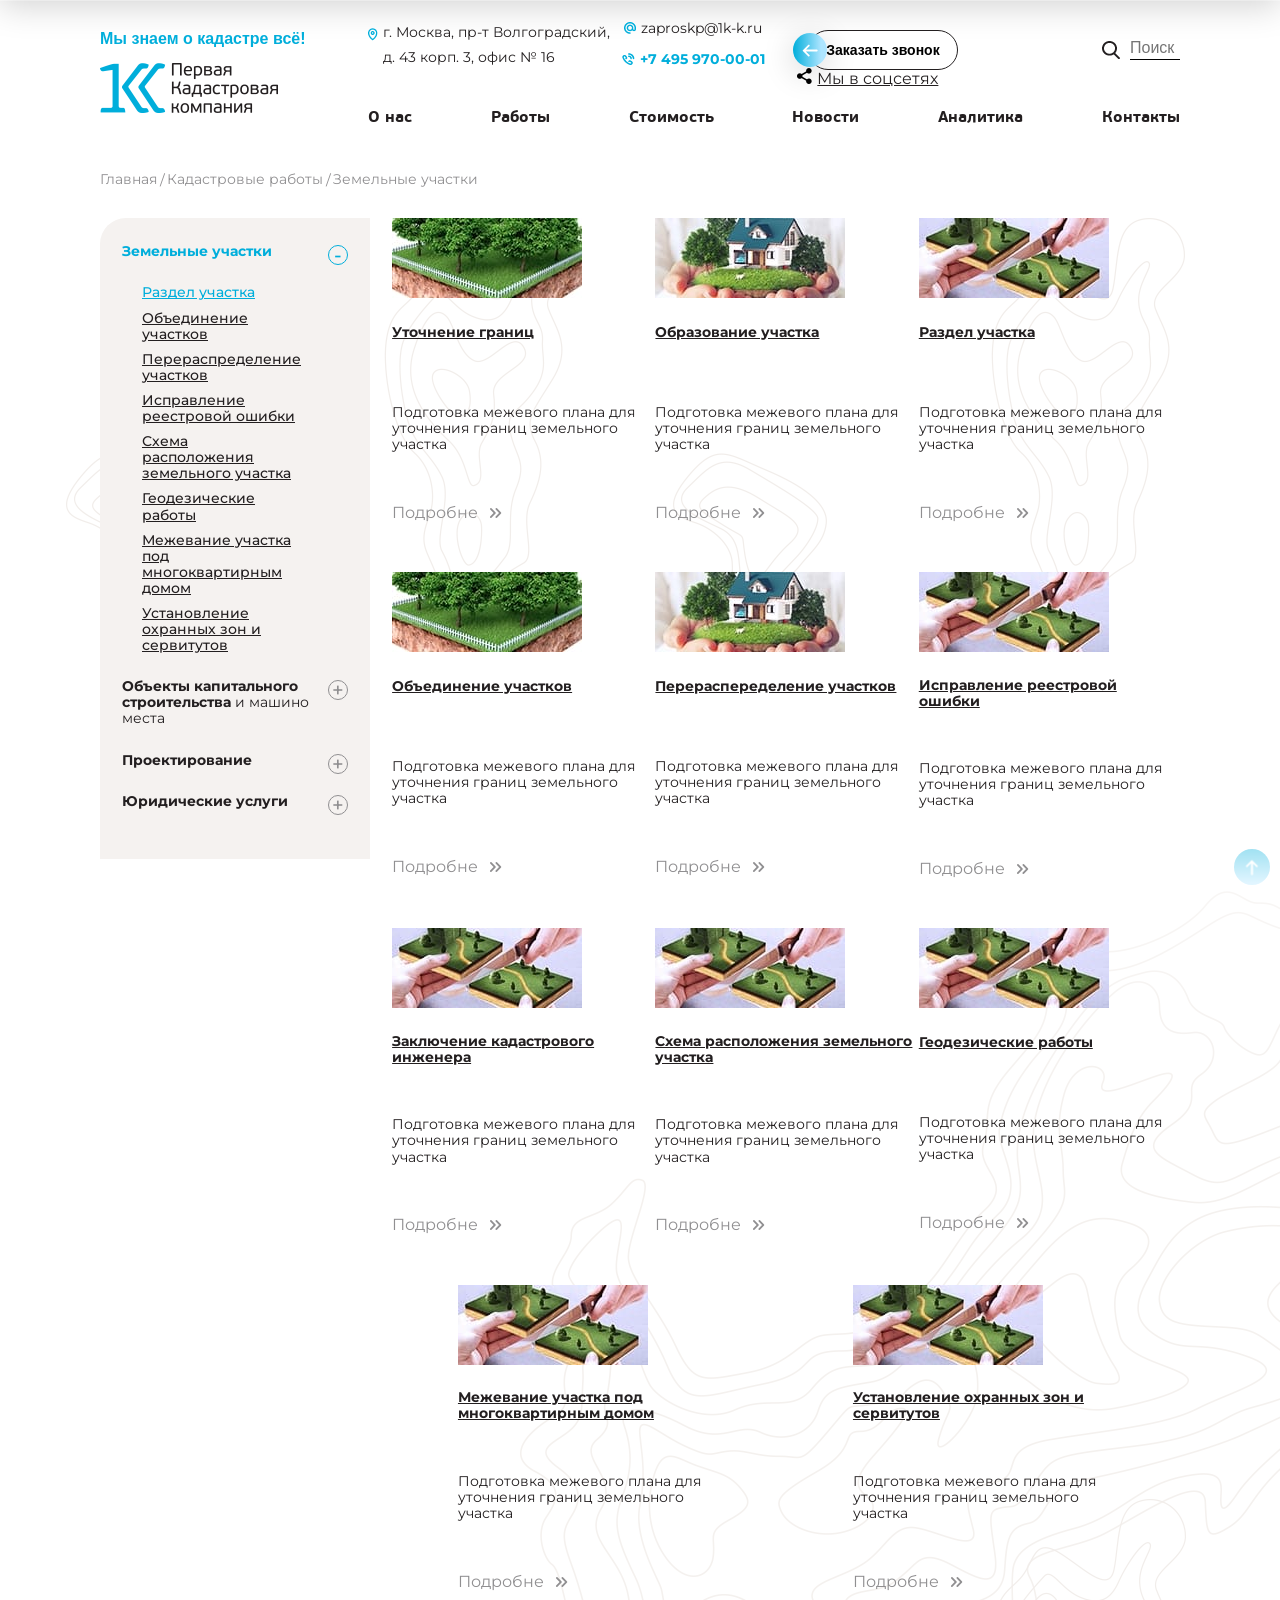
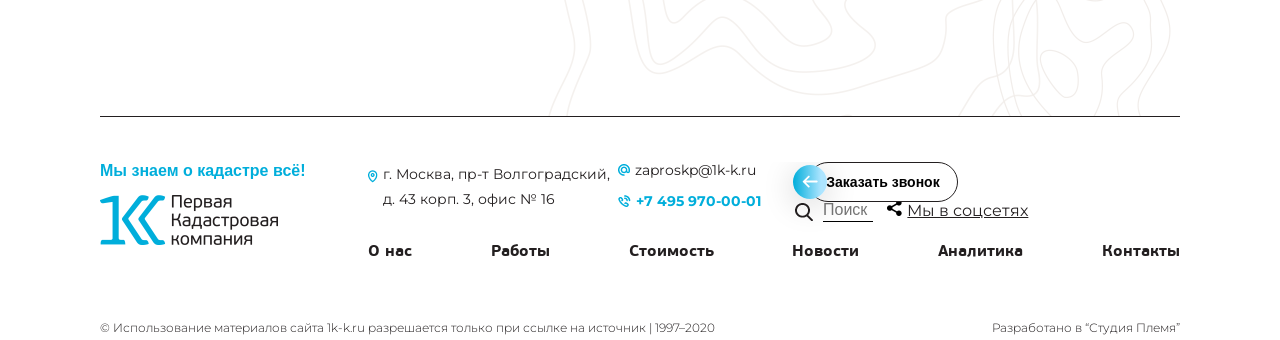
<file: markup/cadastr-work.html>
<!DOCTYPE html>
<html lang="ru">

<head>
  <meta charset="UTF-8">
  <title></title>
  <meta charset="UTF-8">
  <meta name="viewport" content="width=device-width, initial-scale=1.0">
  <link rel="icon" type="image/png" sizes="16x16" href="../img/favicon.png">
  <link href="https://fonts.googleapis.com/css2?family=Montserrat:ital,wght@0,100;0,200;0,300;0,400;0,500;0,600;0,700;0,800;0,900;1,100;1,200;1,300;1,400;1,500;1,600;1,700;1,800;1,900&display=swap" rel="stylesheet">
  
  <link rel="stylesheet" href="css/slick.css" data-inprogress="">
  <link rel="stylesheet" href="css/style.min.css" data-inprogress="">
  <link rel="stylesheet" href="css/part-contact.min.css" data-inprogress="">
  <link rel="stylesheet" href="css/block-questions.min.css" data-inprogress="">
  <link rel="stylesheet" href="css/cadastr-work.min.css" data-inprogress="">
</head>

<body>
  <!-- Header -->
  <div id="cube-loader">
  <div class="caption">
    <div class="cube-loader">
      <div class="cube loader-1"></div>
      <div class="cube loader-2"></div>
      <div class="cube loader-4"></div>
      <div class="cube loader-3"></div>
    </div>
  </div>
</div>

  <header class="header">
  <div class="container">
    <div class="all-head">
      <div class="logotip">
        <h6>Мы знаем о кадастре всё!</h6>
        <a href="index.html" class="logo">
          <img src="img/logo.png" alt="">
        </a>

      </div>
      <div class="all-right-part">
        <div class="top-menu">
          <div class="one-part location-part">
            <div class="location-head with-pin">
              <img src="img/map_icon.png" alt="">
              <p>г. Москва, пр-т Волгоградский,
                д. 43 корп. 3, офис № 16</p>
            </div>
          </div>
          <div class="one-part email-phone-head">
            <div class="email-head with-pin">
              <img src="img/mail_icon.png" alt="">
              <a href="mailto:'zaproskp@1k-k.ru'">zaproskp@1k-k.ru</a>
            </div>
            <div class="phone-head with-pin">
              <img src="img/phone_icon.png" alt="">
              <a href="tel:+7 495 970-00-01">+7 495 970-00-01</a>
            </div>
          </div>
          <div class="button-search-head">
            <div class="button-with-arrow open-call">
              <span>
                <img src="img/arrow.png" alt="">
              </span>
              <button>Заказать звонок</button>
            </div>
            <div class="search-block">
              <img src="img/search_icon.png" alt="">
              <input type="text" placeholder="Поиск" id="search-input" readonly="">
            </div>
            <!-- добавлять класс open-burg-menu -->
            <div class="burg-menu">
              <span></span>
              <span></span>
              <span></span>
            </div>
            <div class="social-head">
              <div class="top-social">
                <i class="icon-social-network-all-icon"></i>
                <p>Мы в соцсетях</p>
              </div>
              <!-- добавлять класс open-social -->
              <div class="hidden-social">
                <a href="#">
                  <i class="icon-fb-icon"></i>
                </a>
                <a href="#">
                  <i class="icon-vk-icon"></i>
                </a>
                <a href="#">
                  <i class="icon-insta"></i>
                </a>
              </div>
            </div>
          </div>
        </div>
        <nav>
          <ul>
            <li><a href="javascript:void(0)">О нас</a>
                <div class="hidden-list hid-comp">
                  <ol class="click-ol">
                    <li><a href="about-company.html#tab1" data-dataCompany="tab1">История</a></li>
                    <li><a href="about-company.html#tab2" data-datacompany="tab2">Наша команда</a></li>
                    <li><a href="about-company.html#tab3" data-datacompany="tab3">Отзывы</a></li>
                    <li><a href="about-company.html#tab4" data-datacompany="tab3">Вакансии</a></li>
                    <li><a href="about-company.html#tab5" data-datacompany="tab5">Свидетельства, Аттестаты, СРО</a></li>
                    <li><a href="about-company.html#tab6" data-datacompany="tab6">Реквизиты</a></li>
                    <li><a href="about-company.html#tab7" data-datacompany="tab7">Партнеры и заказчики</a></li>
                  </ol>
                </div>
            </li>
            <li><a href="cadastr-work.html">Работы</a>
              <div class="hidden-list cadastr-hid">
                <div class="tabs-cadastr-head">
                  <h5 data-cadHead="cadastr1" class="activ-cadHead"><span>Земельные участки</span></h5>
                  <h5 data-cadHead="cadastr2"><span>Объекты капитального
                    строительства</span> и машино места</h5>
                  <h5 data-cadHead="cadastr3"><span>Проектирование</span></h5>
                  <h5 data-cadHead="cadastr4"><span>Юридические услуги</span></h5>
                </div>
                <div class="cadastr1 block-cad">
                  <ol>
                    <li><a href="">Уточнение границ</a></li>
                    <li><a href="">Перераспределение участков</a></li>
                    <li><a href="">Геодезические работы <i class="icon-plus"></i></a></li>
                  </ol>
                  <ol>
                    <li><a href="">Образование участка</a></li>
                    <li><a href="">Исправление реестровой ошибки</a></li>
                    <li><a href="">Межевание участка под многоквартирным домом</a></li>
                  </ol>
                  <ol>
                    <li><a href="">Раздел участка</a></li>
                    <li><a href="">Заключение кадастрового инженера</a></li>
                    <li><a href="">Установление охранных зон и сервитутов</a></li>
                  </ol>
                  <ol>
                    <li><a href="">Объединение участков</a></li>
                    <li><a href="">Схема расположения земельного участка</a></li>
                  </ol>
                </div>
                
              </div>
            </li>
            <li><a href="cost-of-work.html">Стоимость</a></li>
            <li><a href="news.html">Новости</a></li>
            <li><a href="javascript:void(0)" class="click">Аналитика</a>
              <div class="hidden-list share-hid">
                <ol>
                  <li><a href="FAQ.html">Вопрос - ответ</a></li>
                  <li><a href="registry-failures.html">Приостановление и отказ Росреестра</a></li>
                </ol>
              </div></li>
            <li><a href="contact.html">Контакты</a></li>
          </ul>
        </nav>
      </div>
    </div>
  </div>
</header>

   <!-- Основной контент -->
<main class="main" id="top">

  <div class="container">
    <ul class="crumbs">
      <li><a href="index.html">Главная</a></li>
      <li><a href="cadastr-work.html">Кадастровые работы</a></li>
      <li><a href="javascript:void(0)" class="third-cr-work">Земельные участки</a></li>
    </ul>
  </div>
  <a href="#top" class="arrow-to-top">
    <img src="img/arrow.png" alt="">
  </a>

  <div class="container all-heads">
    <div class="first-part-head one-head">
      <div class="heading1 heading">
        <h2>Кадастровые<span> работы</span></h2>
      </div>
      <h3>Кадастровые работы и межевание земельных участков в Москве и Московской области</h3>
    </div>
  </div>


  <section class="all-content">
    <div class="container all-c">

      <div class="left-filter">
        <ul class="open-list">
          <h5 data-part="first-part" class="big-filter"><span>Земельные участки</span> <strong class="plus">+</strong><strong class="minus">-</strong></h5>
          <div class="hidden-list">
            <li data-part="inp-page-part" class=" act-blue-li">Раздел участка</li>
            <li data-part="inp-page-part">Объединение участков</li>
            <li data-part="inp-page-part">Перераспределение участков</li>
            <li data-part="inp-page-part">Исправление реестровой ошибки</li>
            <li data-part="inp-page-part">Схема расположения земельного участка</li>
            <li data-part="inp-page-part">Геодезические работы</li>
            <li data-part="inp-page-part">Межевание участка под многоквартирным домом</li>
            <li data-part="inp-page-part">Установление охранных зон и сервитутов</li>
          </div>
        </ul>
        <ul>
          <h5 data-part="second-part" class="big-filter"><span>Объекты капитального строительства</span> и машино места  <strong class="plus">+</strong><strong class="minus">-</strong></h5>
          <div class="hidden-list">
            <li data-part="inp-page-part">Раздел участка</li>
            <li data-part="inp-page-part">Раздел участка</li>
            <li data-part="inp-page-part">Раздел участка</li>
            <li data-part="inp-page-part">Раздел участка</li>
            <li data-part="inp-page-part">Раздел участка</li>
          </div>
        </ul>
        <ul>
          <h5 data-part="third-part" class="big-filter"><span>Проектирование</span>  <strong class="plus">+</strong><strong class="minus">-</strong></h5>
          <div class="hidden-list">
            <li data-part="inp-page-part">Раздел участка</li>
            <li data-part="inp-page-part">Раздел участка</li>
            <li data-part="inp-page-part">Раздел участка</li>
            <li data-part="inp-page-part">Раздел участка</li>
            <li data-part="inp-page-part">Раздел участка</li>
          </div>
        </ul>

        <ul>
          <h5 data-part="fourth-part" class="big-filter"><span>Юридические услуги</span>  <strong class="plus">+</strong><strong class="minus">-</strong></h5>
          <div class="hidden-list">
            <li data-part="inp-page-part">Раздел участка</li>
            <li data-part="inp-page-part">Раздел участка</li>
            <li data-part="inp-page-part">Раздел участка</li>
            <li data-part="inp-page-part">Раздел участка</li>
            <li data-part="inp-page-part">Раздел участка</li>
          </div>
        </ul>
      </div>

      <div class="first-part part  active-part">
        <div class="swiper-zemlya swiper-block">
          <div class="swiper-slide">
            <img src="img/zemlya1.jpg" alt="">
            <a href="javascript:void(0)" class="click-span">Уточнение границ</a>
            <p>Подготовка межевого плана для уточнения границ земельного участка</p>
            <span class="click-span">Подробне <i class="icon-arrow2"></i></span>
          </div>
          <div class="swiper-slide">
            <img src="img/zemlya2.jpg" alt="">
            <a href="javascript:void(0)" class="click-span">Образование участка</a>
            <p>Подготовка межевого плана для уточнения границ земельного участка</p>
            <span class="click-span">Подробне <i class="icon-arrow2"></i></span>
          </div>
          <div class="swiper-slide">
            <img src="img/zemlya3.jpg" alt="">
            <a href="javascript:void(0)" class="click-span">Раздел участка</a>
            <p>Подготовка межевого плана для уточнения границ земельного участка</p>
            <span class="click-span">Подробне <i class="icon-arrow2"></i></span>
          </div>
          <div class="swiper-slide">
            <img src="img/zemlya1.jpg" alt="">
            <a href="javascript:void(0)" class="click-span">Объединение участков</a>
            <p>Подготовка межевого плана для уточнения границ земельного участка</p>
            <span class="click-span">Подробне <i class="icon-arrow2"></i></span>
          </div>
          <div class="swiper-slide">
            <img src="img/zemlya2.jpg" alt="">
            <a href="javascript:void(0)" class="click-span">Перераспеределение
              участков</a>
            <p>Подготовка межевого плана для уточнения границ земельного участка</p>
            <span class="click-span">Подробне <i class="icon-arrow2"></i></span>
          </div>
          <div class="swiper-slide">
            <img src="img/zemlya3.jpg" alt="">
            <a href="javascript:void(0)" class="click-span">Исправление реестровой
              ошибки</a>
            <p>Подготовка межевого плана для уточнения границ земельного участка</p>
            <span class="click-span">Подробне <i class="icon-arrow2"></i></span>
          </div>
          <div class="swiper-slide">
            <img src="img/zemlya3.jpg" alt="">
            <a href="javascript:void(0)" class="click-span">Заключение кадастрового
              инженера</a>
            <p>Подготовка межевого плана для уточнения границ земельного участка</p>
            <span class="click-span">Подробне <i class="icon-arrow2"></i></span>
          </div>
          <div class="swiper-slide">
            <img src="img/zemlya3.jpg" alt="">
            <a href="javascript:void(0)" class="click-span">Схема расположения
              земельного участка</a>
            <p>Подготовка межевого плана для уточнения границ земельного участка</p>
            <span class="click-span">Подробне <i class="icon-arrow2"></i></span>
          </div>
          <div class="swiper-slide">
            <img src="img/zemlya3.jpg" alt="">
            <a href="javascript:void(0)" class="click-span">Геодезические работы</a>
            <p>Подготовка межевого плана для уточнения границ земельного участка</p>
            <span class="click-span">Подробне <i class="icon-arrow2"></i></span>
          </div>
          <div class="swiper-slide">
            <img src="img/zemlya3.jpg" alt="">
            <a href="javascript:void(0)" class="click-span">Межевание участка под
              многоквартирным домом</a>
            <p>Подготовка межевого плана для уточнения границ земельного участка</p>
            <span class="click-span">Подробне <i class="icon-arrow2"></i></span>
          </div>
          <div class="swiper-slide">
            <img src="img/zemlya3.jpg" alt="">
            <a href="javascript:void(0)" class="click-span">Установление охранных зон и сервитутов</a>
            <p>Подготовка межевого плана для уточнения границ земельного участка</p>
            <span class="click-span">Подробне <i class="icon-arrow2"></i></span>
          </div>
        </div>
      </div>

      <div class="second-part part">
        <div class="swiper-objact swiper-block">
          <div class="swiper-slide">
            <img src="img/object1.jpg" alt="">
            <a href="javascript:void(0)" class="click-span">Уточнение контура. Привязка к земельному участку</a>
            <p>Подготовка Технического плана для уточнения контура объекта. Привязка объекта к земельному участку</p>
            <span class="click-span">Подробне <i class="icon-arrow2"></i></span>
          </div>
          <div class="swiper-slide">
            <img src="img/object2.jpg" alt="">
            <a href="javascript:void(0)" class="click-span">Учет изменений в связи с
              перепланировкой</a>
            <p>Подготовка Технического плана для изменения сведений об объекте в связи с перепланировкой</p>
            <span class="click-span">Подробне <i class="icon-arrow2"></i></span>
          </div>
          <div class="swiper-slide">
            <img src="img/object3.jpg" alt="">
            <a href="javascript:void(0)" class="click-span">Учет изменений в связи с
              реконструкцией</a>
            <p>Подготовка Технического плана для изменения сведений об объекте в связи с реконструкцией</p>
            <span class="click-span">Подробне <i class="icon-arrow2"></i></span>
          </div>
          <div class="swiper-slide">
            <img src="img/object4.jpg" alt="">
            <a href="javascript:void(0)" class="click-span">Технический план для ввода
              объекта в эксплуатацию</a>
            <p>Подготовка Технического плана необходимого для ввода объекта в эксплуатацию</p>
            <span class="click-span">Подробне <i class="icon-arrow2"></i></span>
          </div>
          <div class="swiper-slide">
            <img src="img/object5.jpg" alt="">
            <a href="javascript:void(0)" class="click-span">Постановка зданий, помещений,
              сооружений, машино мест на учет</a>
            <p>Подготовка Технического плана для постановки на кадастровый учет объекта</p>
            <span class="click-span">Подробне <i class="icon-arrow2"></i></span>
          </div>
          <div class="swiper-slide">
            <img src="img/object6.jpg" alt="">
            <a href="javascript:void(0)" class="click-span">Разделение объекта или выделение его части</a>
            <p>Подготовка Технического плана необходимого для раздела объекта или выдела из его состава части</p>
            <span class="click-span">Подробне <i class="icon-arrow2"></i></span>
          </div>
          <div class="swiper-slide">
            <img src="img/object7.jpg" alt="">
            <a href="javascript:void(0)" class="click-span">Снятие объекта с кадастрового учета</a>
            <p>Подготовка Акта обследования объекта для снятия его с кадастрового учета</p>
            <span class="click-span">Подробне <i class="icon-arrow2"></i></span>
          </div>
          <div class="swiper-slide">
            <img src="img/object8.jpg" alt="">
            <a href="javascript:void(0)" class="click-span">Заключение кадастрового инженера</a>
            <p>Проведение обследование объекта и подготовка Заключения Кадастрового инженера</p>
            <span class="click-span">Подробне <i class="icon-arrow2"></i></span>
          </div>
          <div class="swiper-slide">
            <img src="img/object9.jpg" alt="">
            <a href="javascript:void(0)" class="click-span">Подготовка схемы расположения</a>
            <p>Обследование объекта и подготовка схемы его расположения</p>
            <span class="click-span">Подробне <i class="icon-arrow2"></i></span>
          </div>
          <div class="swiper-slide">
            <img src="img/object10.jpg" alt="">
            <a href="javascript:void(0)" class="click-span">Кадастровый учет объектов
              незавершенного строительства</a>
            <p>Подготовка Технического плана для постановки на учет объекта незавершенного строительства</p>
            <span class="click-span">Подробне <i class="icon-arrow2"></i></span>
          </div>
          <div class="swiper-slide">
            <img src="img/object11.jpg" alt="">
            <a href="javascript:void(0)" class="click-span">Внутренние обмеры объекта</a>
            <p>Геодезические работы по внутренним обмерам объекта, подготовка поэтажных планов и экспликаций</p>
            <span class="click-span">Подробне <i class="icon-arrow2"></i></span>
          </div>
          <div class="swiper-slide">
            <img src="img/object12.jpg" alt="">
            <a href="javascript:void(0)" class="click-span">Проекты перепланировок и
              Технические заключения</a>
            <p>Подготовим для Вас в необходимом объеме проекты перепланировок и технические заключения на объект капитального строитеьства</p>
            <span class="click-span">Подробне <i class="icon-arrow2"></i></span>
          </div>
        </div>
      </div>

      <div class="third-part part">
        <div class="swiper-proekt swiper-block">
          <div class="swiper-slide">
            <img src="img/proekt1.jpg" alt="">
            <a href="javascript:void(0)" class="click-span">Проекты планировки и межевания
              для линейных объектов</a>
            <p>Разработаем согласуем и утвердим проект межевания и планировки территории для строительства линейного объекта</p>
            <span class="click-span">Подробне <i class="icon-arrow2"></i></span>
          </div>
          <div class="swiper-slide">
            <img src="img/proekt2.jpg" alt="">
            <a href="javascript:void(0)" class="click-span">Проекты планировки и межевания
              территории для коттеджных поселков</a>
            <p>Разработаем согласуем и утвердим проект межевания и планировки территории для организации коттеджного поселка</p>
            <span class="click-span">Подробне <i class="icon-arrow2"></i></span>
          </div>
        </div>
      </div>

      <div class="fourth-part part">
        <div class="swiper-urus swiper-block">
          <div class="swiper-slide">
            <img src="img/urus1.jpg" alt="">
            <a href="javascript:void(0)" class="click-span">Подготовка документов для гос. регистрации права и гос. кадастрового учета</a>
            <p>Консультация и помощь в подготовке документов для государственной регистрации прав и кадастрового учета</p>
            <span class="click-span">Подробне <i class="icon-arrow2"></i></span>
          </div>
          <div class="swiper-slide">
            <img src="img/urus2.jpg" alt="">
            <a href="javascript:void(0)" class="click-span">Изменение вида разрешенного
              использования земельного участка</a>
            <p>Консультация и помощь в изменении вида разрешенного использования земельного участка</p>
            <span class="click-span">Подробне <i class="icon-arrow2"></i></span>
          </div>
          <div class="swiper-slide">
            <img src="img/urus3.jpg" alt="">
            <a href="javascript:void(0)" class="click-span">Подготовка документов для гос. регистрации долгосрочных договоров аренды или сервитута</a>
            <p>Консультация и помощь в государственной регистрации долгосрочных договоров аренды или сервитута</p>
            <span class="click-span">Подробне <i class="icon-arrow2"></i></span>
          </div>
          <div class="swiper-slide">
            <img src="img/urus4.jpg" alt="">
            <a href="javascript:void(0)" class="click-span">Легализация самостроя</a>
            <p>Консультация и помощь в проектах по легализации самостроя</p>
            <span class="click-span">Подробне <i class="icon-arrow2"></i></span>
          </div>
          <div class="swiper-slide">
            <img src="img/urus5.jpg" alt="">
            <a href="javascript:void(0)" class="click-span">Внесение изменений в правила землепользования и застройки</a>
            <p>Консультация и помощь при внесении изменений в правила землепользования и застройки</p>
            <span class="click-span">Подробне <i class="icon-arrow2"></i></span>
          </div>
        </div>
      </div>

      <div class="one-page inp-page-part part">
        <p class="top-description">Наши Кадастровые инженеры проведут обследование границ Вашего земельного участка и подготовят в соотвествии с <a href="javascript:void(0)">требованиями действующего законодательства</a> Межевой План для уточнения границ земельного участка.</p>
        <h4>Описание услуги:</h4>
        <p class="top-description">Подготовка межевого плана для уточнения границ земельного участка- это кадастровые работы необходимые для внесения сведений о фактическом прохождении на местности границы земельного участка в Единый государственный реестр недвижимости (ЕГРН). <a href="javascript:void(0)">Включают в себя:</a></p>

        <ul>
          <li>Консультации и изучение документов Заказчика;</li>
          <li>Выезд геодезиста для измерении на местности поворотных точек прохождения границы участка;</li>
          <li>Составление межевого плана;</li>
          <li>Сопровождения процедуры согласования параметров прохождения границы с соседями;</li>
          <li>Подачу согласованного межевого плана в Росреестр.</li>
        </ul>

        <h5 class="mini-head"> Такой межевой план <span>Вам понадобиться в следующих случаях:</span></h5>

        <div class="block-with-border">
          <ol>
            <li>Вы не можете найти свой земельный участок на <a href="javascript:void(0)"> публичной кадастровой карте;</a></li>
            <li><span>Вы не находите в разделе 3.2 Выписки из ЕГРН сведений о средней квадратической погрешности </span> определения координат характерных точек границ земельного участка;</li>
            <li><span> Вы не находите в разделе 1 Выписки из ЕГРН </span> сведений о погрешности определения точности (+/-) площади земельного участка.</li>
          </ol>
        </div>

        <div class="three-circle">
          <div class="one-circle">
            <h5>Средний срок
              реализации проекта</h5>
              <img src="img/circle1.png" alt="">
          </div>
          <div class="one-circle">
            <h5>Количество реализованных
              проектов</h5>
              <img src="img/circle2.png" alt="">
          </div>
          <div class="one-circle">
            <h5>Средняя стоимость
              проекта</h5>
              <img src="img/circle3.png" alt="">
          </div>
        </div>

        <div class="block-background">
          <img src="img/img1.png" alt="">
          <div class="text">
            <h5><strong>Рассчитать стоимость работ и получить</strong>  <a href="javascript:void(0)">Коммерческое предложение</a> <strong>на нашем сайте.</strong> Скидка если договор будет заключен не позднее 10 дней с момента проведения расчета.
            </h5>
            <a class="button-with-arrow arrow-right" href="cost-of-work.html">
              <span>
                <img src="img/arrow.png" alt="">
              </span>
              <button>Произвести расчет стоимости</button>
            </a>
          </div>
        </div>

        <ul>
          <h6>Используя калькулятор стоимости работ Вы можете получить предварительный расчет цены по:</h6>
          <li>Межеванию земельного участка ( виды межевания );</li>
          <li>Подготовке технического плана ( для чего нужен технический план );</li>
          <li>Геодезическим работам по определению и закреплению на местности поворотных точек земельного участка ( геодезические работы );</li>
        </ul>
        <ul>
          <h6>На стоимость влияют такие факторы как:</h6>
          <li>Площадь объекта;</li>
          <li>Количество поворотных точек границы участка;</li>
          <li>Наличие документов необходимых для выполнения работ;</li>
        </ul>
        <ul>
          <h6>Наша компания всегда готова предоставить скидку Заказчику в случаях:</h6>
          <li>Заключения договора в течении 10ти рабочих дней после предоставления коммерческого предложения;</li>
          <li>Заключения рамочного соглашения на проведение кадастровых работ с фиксацией их стоимости;</li>
          <li>Предоставление альтернативного коммерческого предложения с меньшей ценой;</li>
          <li>Изучения необходимых для проведения работ документов и уточнения стоимости предварительного расчета;</li>
        </ul>

        <div class="block-background bg-2">
          <img src="img/img2.png" alt="">
          <div class="text">
            <h5><strong>Получить консультацию</strong> <a href="javascript:void(0)">кадастрового инжинера.</a> Опишите свою ситуацию и мы поможем в решении Вашей проблемы.</h5>
            <a class="button-with-arrow arrow-right" href="cost-of-work.html">
              <span>
                <img src="img/arrow.png" alt="">
              </span>
              <button>Получить консультацию</button>
            </a>
          </div>
        </div>

        <div class="sect-2">
          <div class="heading heading2">
            <h2>Этапы <span>выполнения работ</span></h2>
          </div>

          <div class="slider-with-arrow">
            <div class="slider-etaps">
              <div>
                <div class="one-etap">
                  <div class="left-etap">
                    <div class="text-etap">
                      <img src="img/conversation.png" alt="">
                      <h5>Этап №1</h5>
                    </div>
                  </div>
                  <p>Консультируем Заказчика и готовим стартовый пакет документов необходимый для подготовки межевого плана</p>
                </div>
              </div>
              <div>
                <div class="one-etap">
                  <div class="left-etap sec-et">
                    <div class="text-etap">
                      <img src="img/icon5_2.png" alt="">
                      <h5>Этап №2</h5>
                    </div>
                  </div>
                  <p>Согласовываем и подписываем договор подряда на выполнение работ</p>
                </div>
              </div>
              <div>
                <div class="one-etap">
                  <div class="left-etap three-et">
                    <div class="text-etap">
                      <img src="img/dimension.png" alt="">
                      <h5>Этап №3</h5>
                    </div>
                  </div>
                  <p>Проводим геодезические измерения земельного участка и обрабатываем их для получения точных координат границы Вашего участка</p>
                </div>
              </div>
              <div>
                <div class="one-etap">
                  <div class="left-etap four-et">
                    <div class="text-etap">
                      <img src="img/design.png" alt="">
                      <h5>Этап №4</h5>
                    </div>
                  </div>
                  <p>Согласовываем с Заказчиком полученный результат обмера и
                    формируем проект межевого плана</p>
                </div>
              </div>
              <div>
                <div class="one-etap">
                  <div class="left-etap five-et">
                    <div class="text-etap">
                      <img src="img/document.png" alt="">
                      <h5>Этап №5</h5>
                    </div>
                  </div>
                  <p>Согласовываем прохождение границ описанных в проекте межевого плана со смежными землепользователями</p>
                </div>
              </div>
              <div>
                <div class="one-etap">
                  <div class="left-etap six-et">
                    <div class="text-etap">
                      <img src="img/file.png" alt="">
                      <h5>Этап №6</h5>
                    </div>
                  </div>
                  <p>Расмотренние межевого плана Росреестром и вынесение решения о проведении госсударственного кадастрового учета</p>
                </div>
              </div>
            </div>
            <div class="prev-etap slider-but">
              <i class="icon-icon-next2"></i>
            </div>
            <div class="next-etap slider-but">
              <i class="icon-icon-next2"></i>
            </div>
          </div>
        </div>

        <div class="sect-3">
          <div class="heading heading3">
            <h2>Похожие  <span>услуги</span></h2>
          </div>
          <div class="slider-with-arrow">
            <div class="slider-similar-serv">
              <div class="swiper-slide">
                <div class="inp-slide">
                  <img src="img/zemlya2.jpg" alt="">
                  <a href="javascript:void(0)">Образование участка</a>
                  <p>Подготовка межевого плана для уточнения границ земельного участка</p>
                  <span>Подробне <i class="icon-arrow2"></i></span>
                </div>
              </div>
              <div class="swiper-slide">
                <div class="inp-slide">
                  <img src="img/zemlya3.jpg" alt="">
                  <a href="javascript:void(0)">Раздел участка</a>
                  <p>Подготовка межевого плана для уточнения границ земельного участка</p>
                  <span>Подробне <i class="icon-arrow2"></i></span>
                </div>
              </div>
              <div class="swiper-slide">
                <div class="inp-slide">
                  <img src="img/zemlya1.jpg" alt="">
                  <a href="javascript:void(0)">Объединение участков</a>
                  <p>Подготовка межевого плана для уточнения границ земельного участка</p>
                  <span>Подробне <i class="icon-arrow2"></i></span>
                </div>
              </div>
              <div class="swiper-slide">
                <div class="inp-slide">
                  <img src="img/zemlya2.jpg" alt="">
                  <a href="javascript:void(0)">Перераспеределение
                    участков</a>
                  <p>Подготовка межевого плана для уточнения границ земельного участка</p>
                  <span>Подробне <i class="icon-arrow2"></i></span>
                </div>
              </div>
            </div>
            <div class="prev-serv slider-but">
              <i class="icon-icon-next2"></i>
            </div>
            <div class="next-serv slider-but">
              <i class="icon-icon-next2"></i>
            </div>
          </div>
        </div>

        <div class="sect-4">
          <div class="heading heading4">
            <h2>Наши   <span>клиенты</span></h2>
          </div>
          <p>Мы выполняем комплексные кадастровые работы для:</p>
          <div class="slider-with-arrow">
            <div class="slider-clients">
              <div class="cl-slide">
                <a href="">
                  <img src="img/client1.png" alt="">
                </a>
              </div>
              <div class="cl-slide">
                <a href="">
                  <img src="img/client2.png" alt="">
                </a>
              </div>
              <div class="cl-slide">
                <a href="">
                  <img src="img/client5.png" alt="">
                </a>
              </div>
              <div class="cl-slide">
                <a href="">
                  <img src="img/client4.png" alt="">
                </a>
              </div>
              <div class="cl-slide">
                <a href="">
                  <img src="img/client1.png" alt="">
                </a>
              </div>
              <div class="cl-slide">
                <a href="">
                  <img src="img/client2.png" alt="">
                </a>
              </div>
              <div class="cl-slide">
                <a href="">
                  <img src="img/client5.png" alt="">
                </a>
              </div>
            </div>
            <div class="prev-client slider-but">
              <i class="icon-icon-next2"></i>
            </div>
            <div class="next-client slider-but">
              <i class="icon-icon-next2"></i>
            </div>
          </div>
        </div>

        <div class="sect-5">
          <div class="heading heading5">
            <h2>Наши <span>сертификаты</span></h2>
          </div>
          <div class="slider-with-arrow">
            <div class="slider-sertificat">
              <div class="one-sert">
                <img src="img/cpo1.jpg" alt="">
                <h5>Букреев Александр</h5>
              </div>
              <div class="one-sert">
                <img src="img/cpo2.jpg" alt="">
                <h5>Букреев Александр</h5>
              </div>
              <div class="one-sert">
                <img src="img/cpo3.jpg" alt="">
                <h5>Букреев Александр</h5>
              </div>
            </div>
            <div class="prev-sert slider-but">
              <i class="icon-icon-next2"></i>
            </div>
            <div class="next-sert slider-but">
              <i class="icon-icon-next2"></i>
            </div>
          </div>
        </div>

        <div class="sect-6">
          <div class="heading heading6">
            <h2>Узнать больше о подготовке межевого плана для <span>уточнения границ земельного участка</span></h2>
          </div>
          <p>Если Вы хотите больше узнать о действующем законодательстве и процедуре подготовке межевого плана для уточнения границ
          земельного участка то Вы можете найти много полезной для себя информации в наших информационных разделах</p>
          <div class="two-links">
            <div>
              <a href="news.html" style=" background:  url('img/new-link.png') no-repeat 50% 50%;  background-size: cover;">
                <div class="button-with-arrow arrow-right" href="cadastr-work.html">
                  <span>
                    <img src="img/arrow.png" alt="">
                  </span>
                  <button>Новости отрасли</button>
                </div>
              </a>
            </div>
           <div>
            <a href="FAQ.html" style=" background:  url('img/new-link2.png') no-repeat 50% 50%;  background-size: cover;">
              <div class="button-with-arrow arrow-right" href="cadastr-work.html">
                <span>
                  <img src="img/arrow.png" alt="">
                </span>
                <button>Делимся опытом</button>
              </div>
            </a>
           </div>
          </div>

        </div>

        <div class="bottom-link">
          <a href="#"><span>новости кадастровой деятельности</span> <img src="img/leib.png" alt=""></a>
        </div>
      </div>
    </div>

  </section>

</main>

<footer class="footer">
  <div class="container">
    <div class="content-footer">
      <div class="logotip">
        <h6>Мы знаем о кадастре всё!</h6>
        <a href="index.html" class="logo">
          <img src="img/logo.png" alt="">
        </a>

      </div>
      <div class="all-right-part">
        <div class="top-menu">
          <div class="one-part location-part">
            <div class="location-head with-pin">
              <img src="img/map_icon.png" alt="">
              <p>г. Москва, пр-т Волгоградский,
                д. 43 корп. 3, офис № 16</p>
            </div>
          </div>
          <div class="one-part email-phone-head">
            <div class="email-head with-pin">
              <img src="img/mail_icon.png" alt="">
              <a href="mailto:'zaproskp@1k-k.ru'">zaproskp@1k-k.ru</a>
            </div>
            <div class="phone-head with-pin">
              <img src="img/phone_icon.png" alt="">
              <a href="tel:+7 495 970-00-01">+7 495 970-00-01</a>
            </div>
          </div>
          <div class="button-search-head">
            <div class="button-with-arrow open-call">
              <span>
                <img src="img/arrow.png" alt="">
              </span>
              <button>Заказать звонок</button>
            </div>
            <div class="div-soc-search">
              <div class="search-block">
                <img src="img/search_icon.png" alt="">
                <input type="text" placeholder="Поиск" id="search-input" readonly="">
              </div>
              <div class="social-head">
                <div class="top-social">
                  <i class="icon-social-network-all-icon"></i>
                  <p>Мы в соцсетях</p>
                </div>
                <!-- добавлять класс open-social -->
                <div class="hidden-social">
                  <a href="#">
                    <i class="icon-fb-icon"></i>
                  </a>
                  <a href="#">
                    <i class="icon-vk-icon"></i>
                  </a>
                  <a href="#">
                    <i class="icon-insta"></i>
                  </a>
                </div>
              </div>
            </div>
          </div>
        </div>
        <nav>
          <ul>
            <li><a href="about-company.html">О нас</a></li>
            <li><a href="">Работы</a></li>
            <li><a href="cost-of-work.html">Стоимость</a></li>
            <li><a href="news.html">Новости</a></li>
            <li><a href="">Аналитика</a></li>
            <li><a href="">Контакты</a></li>
          </ul>
        </nav>
      </div>
    </div>
    <div class="bot-footer">
      <p>© Использование материалов сайта 1k-k.ru разрешается только при ссылке на источник | 1997–2020</p>
      <p>Разработано в <a href="">“Студия Племя”</a></p>
    </div>
  </div>
</footer>
<div class="back-dark"></div>

<div class="pop-up politic-pop ">
  <h4>Политика конфиденциальности</h4>
  <div class="content-pop">
    <div class="close-pop">
      <i class="icon-plus"></i>
    </div>
    <h5>1. ОПРЕДЕЛЕНИЕ ТЕРМИНОВ</h5>
    <ul>
      <li>1.1 В настоящей Политике конфиденциальности используются следующие термины:</li>
      <li>1.1.1. «Администрация сайта» – уполномоченные сотрудники на управления сайтом, действующие от его имени, которые организуют и (или) осуществляет обработку персональных данных, а также определяет цели обработки персональных данных, состав персональных данных, подлежащих обработке, действия (операции), совершаемые с персональными данными.</li>
      <li>1.1.2. «Персональные данные» - любая информация, относящаяся к прямо или косвенно определенному или определяемому физическому лицу (субъекту персональных данных).</li>
      <li>1.1.3. «Обработка персональных данных» - любое действие (операция) или совокупность действий (операций), совершаемых с использованием средств автоматизации или без использования таких средств с персональными данными, включая сбор, запись, систематизацию, накопление, хранение, уточнение (обновление, изменение), извлечение, использование, передачу (распространение, предоставление, доступ), обезличивание, блокирование, удаление, уничтожение персональных данных.</li>
      <li>1.1.4. «Конфиденциальность персональных данных» - обязательное для соблюдения Администрацией сайта требование не допускать их умышленного распространения без согласия субъекта персональных данных или наличия иного законного основания.</li>
      <li>1.1.5. «Пользователь сайта (далее Пользователь)» – лицо, имеющее доступ к сайту, посредством сети Интернет и использующее данный сайт для своих целей.</li>
      <li>1.1.6. «Cookies» — небольшой фрагмент данных, отправленный веб-сервером и хранимый на компьютере пользователя, который веб-клиент или веб-браузер каждый раз пересылает веб-серверу в HTTP-запросе при попытке открыть страницу соответствующего сайта.</li>
      <li> 1.1.7. «IP-адрес» — уникальный сетевой адрес узла в компьютерной сети, построенной по протоколу IP.</li>
    </ul>
    <h5>2. ОБЩИЕ ПОЛОЖЕНИЯ</h5>
    <ul>
      <li>2.1. Использование Пользователем сайта означает согласие с настоящей Политикой конфиденциальности и условиями обработки персональных данных Пользователя.</li>
      <li>2.2. В случае несогласия с условиями Политики конфиденциальности Пользователь должен прекратить использование сайта.</li>
      <li>2.3.Настоящая Политика конфиденциальности применяется только к данному сайту. Администрация сайта не контролирует и не несет ответственность за сайты третьих лиц, на которые Пользователь может перейти по ссылкам, доступным на данном сайте.</li>
      <li>2.4. Администрация сайта не проверяет достоверность персональных данных, предоставляемых Пользователем сайта.</li>
    </ul>
    <h5>3. ПРЕДМЕТ ПОЛИТИКИ КОНФИДЕНЦИАЛЬНОСТИ</h5>
    <ul>
      <li>3.1. Настоящая Политика конфиденциальности устанавливает обязательства Администрации сайта по умышленному неразглашению персональных данных, которые Пользователь предоставляет по разнообразным запросам Администрации сайта (например, при регистрации на сайте, оформлении заказа, подписки на уведомления и т.п).</li>
      <li>3.2. Персональные данные, разрешённые к обработке в рамках настоящей Политики конфиденциальности, предоставляются Пользователем путём заполнения специальных форм на Сайте и обычно включают в себя следующую информацию:</li>
      <li>3.2.1. фамилию, имя, отчество Пользователя;</li>
      <li>3.2.2. контактный телефон Пользователя;</li>
      <li>3.2.3. адрес электронной почты (e-mail);</li>
      <li>3.2.4. место жительство Пользователя и другие данные.</li>
      <li>3.3. Администрация сайта также принимает усилия по защите Персональных данных, которые автоматически передаются в процессе посещения страниц сайта:
        IP адрес;</li>
      <li>информация из cookies;</li>
      <li>информация о браузере (или иной программе, которая осуществляет доступ к сайту);</li>
      <li>время доступа;</li>
      <li>посещенные адреса страниц;</li>
      <li>реферер (адрес предыдущей страницы) и т.п.</li>
      <li>3.3.1. Отключение cookies может повлечь невозможность доступа к сайту.</li>
      <li>3.3.2. Сайт осуществляет сбор статистики об IP-адресах своих посетителей. Данная информация используется с целью выявления и решения технических проблем, для контроля корректности проводимых операций.</li>
      <li>3.4. Любая иная персональная информация неоговоренная выше (история покупок, используемые браузеры и операционные системы и т.д.) не подлежит умышленному разглашению, за исключением случаев, предусмотренных в п.п. 5.2. и 5.3. настоящей Политики конфиденциальности.</li>
    </ul>
    <h5>4. ЦЕЛИ СБОРА ПЕРСОНАЛЬНОЙ ИНФОРМАЦИИ ПОЛЬЗОВАТЕЛЯ</h5>
    <ul>
      <li>4.1. Персональные данные Пользователя Администрация сайта может использовать в целях:</li>
      <li>4.1.1. Идентификации Пользователя, зарегистрированного на сайте, для оформления заказа и (или) заключения Договора.</li>
      <li>4.1.2. Предоставления Пользователю доступа к персонализированным ресурсам сайта.</li>
      <li>4.1.3. Установления с Пользователем обратной связи, включая направление уведомлений, запросов, касающихся использования сайта, оказания услуг, обработка запросов и заявок от Пользователя.</li>
      <li>4.1.4. Определения места нахождения Пользователя для обеспечения безопасности, предотвращения мошенничества.</li>
      <li>4.1.5. Подтверждения достоверности и полноты персональных данных, предоставленных Пользователем.</li>
      <li>4.1.6. Создания учетной записи для совершения покупок, если Пользователь дал согласие на создание учетной записи.</li>
      <li>4.1.7. Уведомления Пользователя сайта о состоянии Заказа.</li>
      <li>4.1.8. Обработки и получения платежей, подтверждения налога или налоговых льгот, оспаривания платежа, определения права на получение кредитной линии Пользователем.</li>
      <li>4.1.9. Предоставления Пользователю эффективной клиентской и технической поддержки при возникновении проблем связанных с использованием сайта.</li>
      <li>4.1.10. Предоставления Пользователю с его согласия, обновлений продукции, специальных предложений, информации о ценах, новостной рассылки и иных сведений от имени сайта или от имени партнеров сайта.</li>
      <li>4.1.11. Осуществления рекламной деятельности с согласия Пользователя.</li>
      <li>4.1.12. Предоставления доступа Пользователю на сторонние сайты или сервисы партнеров данного сайта с целью </li>
    </ul>
    <h5>5. СПОСОБЫ И СРОКИ ОБРАБОТКИ ПЕРСОНАЛЬНОЙ ИНФОРМАЦИИ</h5>
    <ul>
      <li>5.1. Обработка персональных данных Пользователя осуществляется без ограничения срока, любым законным способом, в том числе в информационных системах персональных данных с использованием средств автоматизации или без использования таких средств.</li>
      <li>5.2. Пользователь соглашается с тем, что Администрация сайта вправе передавать персональные данные третьим лицам, в частности, курьерским службам, организациями почтовой связи, операторам электросвязи, исключительно в целях выполнения заявок Пользователя, оформленных на сайте, в рамках Договора публичной оферты.</li>
      <li>5.3. Персональные данные Пользователя могут быть переданы уполномоченным органам государственной власти только по основаниям и в порядке, установленным действующим законодательством.</li>
    </ul>
    <h5>6. ОБЯЗАТЕЛЬСТВА СТОРОН</h5>
    <ul>
      <li>6.1. Пользователь обязуется:</li>
      <li>6.1.1. Предоставить корректную и правдивую информацию о персональных данных, необходимую для пользования сайтом.</li>
      <li>6.1.2. Обновить или дополнить предоставленную информацию о персональных данных в случае изменения данной информации.</li>
      <li>6.1.3. Принимать меры для защиты доступа к своим конфиденциальным данным, хранящимся на сайте.</li>
      <li>6.2. Администрация сайта обязуется:</li>
      <li>6.2.1. Использовать полученную информацию исключительно для целей, указанных в п. 4 настоящей Политики конфиденциальности.</li>
      <li>6.2.2. Не разглашать персональных данных Пользователя, за исключением п.п. 5.2. и 5.3. настоящей Политики Конфиденциальности.</li>
      <li>6.2.3. Осуществить блокирование персональных данных, относящихся к соответствующему Пользователю, с момента обращения или запроса Пользователя или его законного представителя либо уполномоченного органа по защите прав субъектов персональных данных на период проверки, в случае выявления недостоверных персональных данных или неправомерных действий.</li>
    </ul>
    <h5>7. ОТВЕТСТВЕННОСТЬ СТОРОН</h5>
    <ul>
      <li>7.1. Администрация сайта несёт ответственность за умышленное разглашение Персональных данных Пользователя в соответствии с действующим законодательством, за исключением случаев, предусмотренных п.п. 5.2., 5.3. и 7.2. настоящей Политики Конфиденциальности.</li>
      <li> 7.2. В случае утраты или разглашения Персональных данных Администрация сайта не несёт ответственность, если данная конфиденциальная информация:</li>
      <li>7.2.1. Стала публичным достоянием до её утраты или разглашения.</li>
      <li>7.2.2. Была получена от третьей стороны до момента её получения Администрацией сайта.</li>
      <li>7.2.3. Была получена третьими лицами путем несанкционированного доступа к файлам сайта.</li>
      <li>7.2.4. Была разглашена с согласия Пользователя.</li>
      <li>7.3. Пользователь несет ответственность за правомерность, корректность и правдивость предоставленной Персональных данных в соответствии с действующим законодательством.</li>
    </ul>
    <h5>8. РАЗРЕШЕНИЕ СПОРОВ</h5>
    <ul>
      <li>8.1. До обращения в суд с иском по спорам, возникающим из отношений между Пользователем сайта и Администрацией сайта, обязательным является предъявление претензии (письменного предложения о добровольном урегулировании спора).</li>
      <li>8.2 .Получатель претензии в течение 30 календарных дней со дня получения претензии, письменно уведомляет заявителя претензии о результатах рассмотрения претензии.</li>
      <li>8.3. При не достижении соглашения спор будет передан на рассмотрение в судебный орган в соответствии с действующим законодательством.</li>
      <li>8.4. К настоящей Политике конфиденциальности и отношениям между Пользователем и Администрацией сайта применяется действующее законодательство.</li>
    </ul>
    <h5>9. ДОПОЛНИТЕЛЬНЫЕ УСЛОВИЯ</h5>
    <ul>
      <li>9.1. Администрация сайта вправе вносить изменения в настоящую Политику конфиденциальности без согласия Пользователя.</li>
      <li>9.2. Новая Политика конфиденциальности вступает в силу с момента ее размещения на Сайте, если иное не предусмотрено новой редакцией Политики конфиденциальности.</li>
    </ul>
  </div>
</div>

<div class="pop-up video-pop">
  <div class="close-pop">
    <i class="icon-plus"></i>
  </div>
  <div class="content-pop">
    <iframe width="560" height="315" src="https://www.youtube.com/embed/nboeJoTiM0w" frameborder="0" allow="accelerometer; autoplay; clipboard-write; encrypted-media; gyroscope; picture-in-picture" allowfullscreen=""></iframe>
  </div>
</div>

<div class="pop-up call-pop">
  <div class="close-pop">
    <i class="icon-plus"></i>
  </div>
  <h3>Заказать <strong>Звонок</strong></h3>
  <div class="content-pop">
    <h6>Мы свяжемся с вами сразу после прочтения
      вашей заявки</h6>
      <form action="">
        <div class="two-part">
          <div class="left">
            <div class="inp-lab">
              <label for="org">Ваше имя</label>
              <input type="text" placeholder="Как к Вам обращаться?" required="">
            </div>
            <div class="inp-lab">
              <label for="phone">Номер телефона</label>
              <input type="number" placeholder="В формате +7 (123) 456-78-91" required="">
            </div>
          </div>
          <div class="right">
              <div class="inp-lab">
                <label for="org">Текст сообщения</label>
                <textarea type="text" placeholder="Напишите сообщение" required=""></textarea>
                <span>* - все поля формы
                  обязательны к заполнению</span>
              </div>
          </div>
        </div>
        <div class="button-with-arrow arrow-right open-thank">
          <span>
            <img src="img/arrow.png" alt="">
          </span>
          <button>Отправить</button>
        </div>
        <div class="block-checkbox">
          <input type="checkbox" name="check" id="check" checked="">
          <label for="check">Согласен с <span class="open-politic">политикой конфиденциальности</span></label>
        </div>
      </form>
  </div>
</div>

<div class="pop-up consult-pop">
  <div class="close-pop">
    <i class="icon-plus"></i>
  </div>
  <h3>Получить <strong>консультацию</strong></h3>
  <div class="content-pop">
    <h6>Мы свяжемся с вами сразу после прочтения
      вашей заявки</h6>
      <form action="">
        <div class="two-part">
          <div class="left">
            <div class="inp-lab">
              <label for="org">Ваше имя</label>
              <input type="text" placeholder="Как к Вам обращаться?" required="">
            </div>
            <div class="inp-lab">
              <label for="org">Адрес электронной почты</label>
              <input type="email" placeholder="Введите email" required="">
            </div>
            <div class="inp-lab">
              <label for="phone">Номер телефона</label>
              <input type="number" placeholder="В формате +7 (123) 456-78-91" required="">
            </div>
          </div>
          <div class="right right-consul">
              <div class="inp-lab">
                <label for="org">Текст сообщения</label>
                <textarea type="text" placeholder="Напишите сообщение" required=""></textarea>
                <span class="min">* - все поля формы
                  обязательны к заполнению</span>
              </div>
              <div class="button-with-arrow arrow-right open-thank">
                <span>
                  <img src="img/arrow.png" alt="">
                </span>
                <button>Отправить</button>
              </div>
          </div>
        </div>
        <div class="block-checkbox">
          <input type="checkbox" name="check" id="check" checked="">
          <label for="check">Согласен с <span class="open-politic">политикой конфиденциальности</span></label>
        </div>
      </form>
  </div>
</div>

<div class="pop-up mail-pop">
  <div class="close-pop">
    <i class="icon-plus"></i>
  </div>
  <h3>Получить <strong>расчет</strong></h3>
  <div class="content-pop">
    <h6>Мы отправим вам рассчет в ближайшее время</h6>
      <form action="">
        <div class="two-part">
          <div class="left">
            <div class="inp-lab">
              <label for="org">Ваше имя</label>
              <input type="text" placeholder="Как к Вам обращаться?" required="">
            </div>
            <div class="inp-lab">
              <label for="phone">Номер телефона</label>
              <input type="number" placeholder="В формате +7 (123) 456-78-91" required="">
            </div>
          </div>
          <div class="right right-consul">
            <div class="inp-lab">
              <label for="org">Адрес электронной почты</label>
              <input type="email" placeholder="Введите email" required="">
            </div>
          </div>
        </div>
        <div class="block-checkbox">
          <input type="checkbox" name="check" id="check" checked="">
          <label for="check">Согласен с <span class="open-politic">политикой конфиденциальности</span></label>
        </div>
      </form>
  </div>
</div>

<div class="pop-up thank-pop ">
  <div class="close-pop">
    <i class="icon-plus"></i>
  </div>
  <div class="content-pop">
    <strong>Спасибо!</strong>
    <p>Мы свяжемся с Вами в ближайшее время</p>
  </div>
</div>

<div class="pop-up thank-review-pop ">
  <div class="close-pop">
    <i class="icon-plus"></i>
  </div>
  <div class="content-pop">
    <strong>Спасибо!</strong>
    <p>Ваш отзыв будет опубликован ближайшим временем</p>
  </div>
</div>

<div class="pop-search">
  <div class="container top-c">
    <input type="text" placeholder="Найти" value="Участ" class="open-heddin">
    <a class="button-with-arrow" href="result-search.html">
      <span>
        <img src="img/arrow.png" alt="">
      </span>
      <button>Найти</button>
    </a>
    <a href="javascript:void(0)" class="clear-input">
      <i class="icon-plus"></i>
    </a>
  </div>
  <div class="op-heddin">
    <div class="container">
      <ul>
        <li><a href="cadastr-work.html">Уточнение границ земельного участка</a></li>
        <li> <a href="cadastr-work.html">Образование земельного участка</a></li>
        <li><a href="cadastr-work.html">Раздел участков</a></li>
      </ul>
      <a class="button-with-arrow arrow-right" href="result-search.html">
        <span>
          <img src="img/arrow.png" alt="">
        </span>
        <button>Все результаты</button>
      </a>
    </div>
  </div>
</div>

<!-- Скрипты -->
<script src="js/jquery-3.4.1.min.js"></script>
<script src="js/slick.min.js"></script>
<script src="js/script.min.js"></script>
<script src="js/cadastr-wor.min.js"></script>

</body>

</html>
</file>
<file: markup/css/style.min.css>
@charset 'UTF-8';@-webkit-keyframes cube-loader{0%,10%{transform:perspective(136px) rotateX(-180deg);opacity:0}25%,75%{transform:perspective(136px) rotateX(0deg);opacity:1}90%,to{transform:perspective(136px) rotateY(180deg);opacity:0}}@keyframes cube-loader{0%,10%{transform:perspective(136px) rotateX(-180deg);opacity:0}25%,75%{transform:perspective(136px) rotateX(0deg);opacity:1}90%,to{transform:perspective(136px) rotateY(180deg);opacity:0}}*{--black-text: #231f20;--blue-color: #00aedb;--gray-color: #908f91;--white-color: #fff;--font-baeu: 'PF BeauSans Pro';--fz18: 18px;font-family:'Montserrat',sans-serif;box-sizing:border-box;margin:0;padding:0;list-style:none;transition:.3s all ease;text-decoration:none;outline:0;text-rendering:optimizeLegibility;-webkit-font-smoothing:antialiased;-moz-osx-font-smoothing:grayscale;-webkit-tap-highlight-color:transparent;-ms-box-sizing:border-box;-o-box-sizing:border-box;scroll-behavior:smooth}.button-with-arrow{display:inline-flex;cursor:pointer;align-items:center;justify-content:flex-start}.button-with-arrow span{position:relative;z-index:5;display:flex;width:34px;height:34px;border-radius:50%;box-shadow:0 6px 32px rgba(0,0,0,.18);align-items:center;justify-content:center}.button-with-arrow span:before{position:absolute;z-index:4;top:0;right:0;bottom:0;left:0;width:100%;height:100%;margin:auto;content:'';transition:.5s;border-radius:50%;background:linear-gradient(to right,#00aedb 0%,#aee5ff 83%,#aee5ff 100%)}.button-with-arrow span img{z-index:5}.button-with-arrow button,.button-with-arrow input{font-size:14px;font-weight:700;z-index:4;min-width:170px;height:40px;margin-left:-19px;padding:5px;border:1px solid #231f20;border-radius:20px;background-color:#fff}.button-with-arrow input{color:var(--black-text)}.button-with-arrow:hover button,.button-with-arrow:hover input{color:var(--blue-color);border-color:var(--blue-color)}.arrow-right span,.button-with-arrow:hover span:before{transform:rotate(180deg)}.arrow-right{flex-direction:row-reverse}.arrow-right span:before{background:linear-gradient(to right,#aee5ff 0%,#aee5ff 17%,#00aedb 100%)}.arrow-right button,.arrow-right input{margin-right:-19px;margin-left:0}.d3button{min-width:190px;cursor:pointer;border:0;border-radius:26px;background-image:linear-gradient(to top,#00aedb 0%,#aee5ff 85%,#aee5ff 100%);box-shadow:16px 18px 40px rgba(157,157,157,.6),3px 4px 0 #00aedb,inset 0 0 6px rgba(255,140,43,.52)}.d3button span{font-weight:700;margin-right:20px}.d3button i,.d3button span{color:var(--white-color)}.show-more{display:flex;width:100%;max-width:140px;margin:0 auto 50px;cursor:pointer;align-items:center;justify-content:center}.pop-search .top-c .clear-input:hover i,.pop-up .close-pop:hover i,.show-more i,.show-more p,.top-menu .button-search-head .social-head .hidden-social i:hover,.top-menu .button-search-head .social-head .top-social:hover i,.top-menu .button-search-head .social-head .top-social:hover p,nav ul li a:hover{color:var(--blue-color)}.show-more p{font-weight:700;text-decoration:underline}.show-more i{font-size:10px;margin-left:10px;transform:rotate(90deg)}.show-more:hover{transform:scale(1.1)}.back-dark{position:fixed;z-index:-1;top:0;left:0;width:100%;height:100%;margin:auto;transform:scale(0);background:rgba(0,172,219,.6)}.open-back-dark{z-index:800;transform:scale(1)}.pop-up{position:fixed;z-index:-1;top:50%;right:0;left:0;overflow-x:hidden;width:95%;max-width:1100px;margin:auto;padding:30px 20px 50px;transform:translate(-1000%,-1000%);border-radius:26px 0 0 0;background-color:#fff;box-shadow:0 6px 65px rgba(0,0,0,.18)}.pop-up .content-pop{overflow-y:auto;max-height:80vh}.pop-up h4,.pop-up h5{text-transform:uppercase}.pop-up h4{text-align:center;font-size:18px;font-weight:700;margin-bottom:35px}.pop-up h5{font-size:16px;font-weight:600;margin-bottom:10px;color:var(--blue-color)}.pop-up li,.pop-up p{font-size:14px;font-weight:300}.pop-up ul{margin-bottom:30px}.pop-up .close-pop{position:fixed;top:20px;right:20px;width:20px;height:20px;cursor:pointer;transform:rotate(45deg)}.pop-search .top-c .clear-input i,.pop-up .close-pop i{font-size:26px;color:#908f91}.video-pop{overflow-x:visible;max-width:1280px;padding:20px;border-radius:0}.video-pop .close-pop{top:-40px;right:0}.video-pop .content-pop{overflow:hidden;height:650px;max-height:80vh}@media (min-width:768px){.video-pop .content-pop{max-height:80vh}}.video-pop .content-pop iframe{width:100%;height:99%}.call-pop,.consult-pop,.mail-pop{max-width:545px}.call-pop h3,.consult-pop h3,.mail-pop h3{font-size:24px;font-weight:700;margin-bottom:30px}.call-pop h3 strong,.consult-pop h3 strong,.mail-pop h3 strong{font-weight:700;text-transform:uppercase;color:var(--blue-color)}.call-pop h6,.consult-pop h6,.mail-pop h6{font-size:18px;font-weight:300;margin-bottom:45px}.call-pop form .two-part,.consult-pop form .two-part,.mail-pop form .two-part{display:flex;align-items:flex-start;justify-content:space-around;flex-wrap:wrap}.call-pop form .inp-lab,.consult-pop form .inp-lab,.mail-pop form .inp-lab{display:inline-block;width:100%;max-width:100%;margin:0 auto 20px}.call-pop form .inp-lab label,.consult-pop form .inp-lab label,.mail-pop form .inp-lab label{font-size:14px;font-weight:700;display:block;margin-bottom:15px;padding-left:20px}.call-pop form .inp-lab input,.consult-pop form .inp-lab input,.mail-pop form .inp-lab input{width:100%;height:52px;padding:0 20px;border:1px solid #908f91;border-radius:26px}.call-pop form .inp-lab input::-webkit-input-placeholder,.consult-pop form .inp-lab input::-webkit-input-placeholder,.mail-pop form .inp-lab input::-webkit-input-placeholder{font-size:14px;font-weight:300;color:#908f91}.call-pop form .inp-lab input::-moz-placeholder,.consult-pop form .inp-lab input::-moz-placeholder,.mail-pop form .inp-lab input::-moz-placeholder{font-size:14px;font-weight:300;color:#908f91}.call-pop form .inp-lab input:-ms-input-placeholder,.call-pop form .inp-lab input::-ms-input-placeholder,.consult-pop form .inp-lab input:-ms-input-placeholder,.consult-pop form .inp-lab input::-ms-input-placeholder,.mail-pop form .inp-lab input:-ms-input-placeholder,.mail-pop form .inp-lab input::-ms-input-placeholder{font-size:14px;font-weight:300;color:#908f91}.call-pop form .inp-lab input::placeholder,.consult-pop form .inp-lab input::placeholder,.mail-pop form .inp-lab input::placeholder{font-size:14px;font-weight:300;color:#908f91}.call-pop form .inp-lab textarea,.consult-pop form .inp-lab textarea,.mail-pop form .inp-lab textarea{width:100%;max-width:100%;height:114px;margin-bottom:15px;padding:20px;resize:none;border:1px solid #908f91;border-radius:27px}.call-pop form .inp-lab span,.consult-pop form .inp-lab span,.mail-pop form .inp-lab span{font-size:14px;font-weight:300;color:#908f91}.call-pop form .left,.call-pop form .right,.consult-pop form .left,.consult-pop form .right,.mail-pop form .left,.mail-pop form .right,header,nav ul li.active .hidden-list .cadastr1 ol,nav ul li.active .hidden-list .tabs-cadastr-head h5{width:100%}.call-pop form .button-with-arrow,.consult-pop form .button-with-arrow,.mail-pop form .button-with-arrow{display:flex;max-width:190px;margin:0 auto 30px;justify-content:center}.call-pop form .button-with-arrow button,.call-pop form .button-with-arrow input,.consult-pop form .button-with-arrow button,.consult-pop form .button-with-arrow input,.mail-pop form .button-with-arrow button,.mail-pop form .button-with-arrow input{height:auto;padding:17px;border-radius:26px}.call-pop form .button-with-arrow span,.consult-pop form .button-with-arrow span,.mail-pop form .button-with-arrow span,.pop-search .op-heddin .button-with-arrow span{width:44px;min-width:44px;height:44px}.call-pop form .block-checkbox,.consult-pop form .block-checkbox,.mail-pop form .block-checkbox{position:relative}@media (min-width:425px){.call-pop form .block-checkbox,.consult-pop form .block-checkbox,.mail-pop form .block-checkbox{text-align:center}}.call-pop form .block-checkbox input,.consult-pop form .block-checkbox input,.mail-pop form .block-checkbox input{opacity:0}.call-pop form .block-checkbox label,.consult-pop form .block-checkbox label,.mail-pop form .block-checkbox label{font-size:14px;font-weight:700;position:relative;padding-left:5px}.call-pop form .block-checkbox label span,.consult-pop form .block-checkbox label span,.mail-pop form .block-checkbox label span{cursor:pointer;text-decoration:underline;color:var(--blue-color)}.call-pop form .block-checkbox .wpcf7-list-item,.consult-pop form .block-checkbox .wpcf7-list-item,.mail-pop form .block-checkbox .wpcf7-list-item{position:relative;width:12px;height:12px;cursor:pointer;border:1px solid #5d6989;border-radius:50%;box-shadow:0 0 1px 2px #fff inset}.call-pop form .block-checkbox .wpcf7-list-item:before,.consult-pop form .block-checkbox .wpcf7-list-item:before,.mail-pop form .block-checkbox .wpcf7-list-item:before{position:absolute;top:0;right:0;bottom:0;left:0;width:6px;height:6px;margin:auto;content:'';transition:.2s;opacity:0;border-radius:50%;background:var(--blue-color)}.call-pop form .block-checkbox .wpcf7-list-item input,.consult-pop form .block-checkbox .wpcf7-list-item input,.mail-pop form .block-checkbox .wpcf7-list-item input{position:absolute;top:0;right:0;bottom:0;left:0;margin:auto;opacity:0}.call-pop form .block-checkbox .checked-w3:before,.consult-pop form .block-checkbox .checked-w3:before,.mail-pop form .block-checkbox .checked-w3:before,nav ul li a:hover:before{opacity:1}.thank-pop,.thank-review-pop{width:100%;max-width:300px}.thank-pop strong,.thank-review-pop strong{font-size:24px;font-weight:700;display:block;margin-bottom:30px;text-transform:uppercase;color:var(--blue-color)}.thank-pop p,.thank-review-pop p{font-size:18px}.thank-pop .content-pop,.thank-review-pop .content-pop{overflow:hidden}.open-pop-up{z-index:810;transform:translate(0,-50%)}.pop-search{position:fixed;z-index:-1;top:0;right:0;left:0;margin:auto;padding-top:20px;transform:translate(0,-100%);background:#fff;box-shadow:0 6px 32px rgba(0,0,0,.18)}.pop-search .top-c{display:flex;align-items:center;justify-content:space-around;flex-wrap:wrap}.pop-search .top-c input{font-family:var(--font-baeu);font-size:18px;font-weight:600;width:100%;max-width:945px;margin-bottom:20px;padding-top:20px;padding-bottom:20px;color:#908f91;border:0;border-bottom:1px solid #231f20;background:0 0}.pop-search .top-c .button-with-arrow{margin-bottom:20px}.pop-search .top-c .button-with-arrow button,.pop-search .top-c .button-with-arrow input{min-width:135px}.pop-search .top-c .clear-input{margin-bottom:20px;transform:rotate(45deg)}.pop-search .op-heddin{display:none;margin-top:30px;padding:40px 0;background:#f5f2f0}.pop-search .op-heddin li{margin-bottom:15px}.pop-search .op-heddin li a{font-family:var(--font-baeu);font-size:18px;font-weight:300;color:#231f20}.pop-search .op-heddin li a:hover{text-decoration:underline;color:var(--blue-color)}.pop-search .op-heddin .button-with-arrow{margin-top:40px}.pop-search .op-heddin .button-with-arrow button,.pop-search .op-heddin .button-with-arrow input{height:auto;padding:17px 15px;border-radius:26px}.open-pop-search{z-index:805;transform:translate(0,0)}@media (min-width:768px){.call-pop,.consult-pop,.mail-pop{padding:35px 20px 30px}.call-pop form .two-part,.consult-pop form .two-part,.mail-pop form .two-part{flex-wrap:nowrap}.call-pop form .left,.call-pop form .right,.consult-pop form .left,.consult-pop form .right,.mail-pop form .left,.mail-pop form .right{max-width:242px}.call-pop form .right-consul .min,.consult-pop form .right-consul .min,.mail-pop form .right-consul .min{display:block;margin-bottom:20px}.pop-search .top-c{flex-wrap:nowrap;justify-content:flex-start}.pop-search .top-c input{margin-right:115px}.pop-search .top-c .button-with-arrow{margin-right:10px}}@media (min-width:1280px){.politic-pop{padding:35px 55px 50px 40px}}header{padding:20px 0 0}header .container{overflow:visible}.fixed-header{position:fixed;padding-bottom:10px;background:#fff}.logotip{width:100%;max-width:249px;margin:0 auto 25px}.logotip h6{font-family:sans-serif;font-size:var(--fz17);margin:0 0 15px}.top-menu{display:flex;align-items:flex-start;justify-content:space-between;flex-wrap:wrap}.top-menu .one-part{width:100%;margin:0 auto 15px}.top-menu .email-phone-head,.top-menu .one-part .with-pin{display:flex;align-items:center;justify-content:flex-start}.top-menu .one-part .with-pin img{margin-right:5px}.top-menu .one-part .with-pin p{line-height:24.8px;font-size:14px}.top-menu .one-part .with-pin a{font-size:14px}.top-menu .email-phone-head{width:100%;max-width:300px}.top-menu .email-phone-head .email-head{margin-right:15px}.logotip h6,.top-menu .phone-head a{font-weight:700;color:var(--blue-color)}.top-menu .location-part{width:100%;max-width:300px}.top-menu .location-part .location-head{align-items:flex-start}.top-menu .location-part .location-head img{margin-top:8px}.top-menu .button-search-head{display:flex;width:100%;margin-top:10px;align-items:center;justify-content:space-between;flex-wrap:wrap}.top-menu .button-search-head .button-with-arrow{margin-bottom:40px}.top-menu .button-search-head .search-block{position:relative;display:flex;min-width:80px;margin-bottom:40px;margin-left:35px;align-items:center;justify-content:flex-end}.top-menu .button-search-head .search-block img{margin-right:10px}.top-menu .button-search-head .search-block input{width:50px;height:20px;padding-bottom:3px;border:0;border-bottom:1px solid;background:#fff;background:0 0}.top-menu .button-search-head .burg-menu{position:relative;width:28px;height:22px;margin-bottom:40px}.top-menu .button-search-head .burg-menu span{display:block;width:28px;height:4px;background:var(--blue-color)}.top-menu .button-search-head .burg-menu span:nth-child(2){margin:5px 0}.top-menu .button-search-head .open-burg-menu span:nth-child(1){position:absolute;top:0;right:0;bottom:0;left:0;margin:auto;transform:rotate(45deg)}.top-menu .button-search-head .open-burg-menu span:nth-child(2){display:none}.top-menu .button-search-head .open-burg-menu span:nth-child(3){position:absolute;top:0;right:0;bottom:0;left:0;margin:auto;transform:rotate(-45deg)}.top-menu .button-search-head .social-head,nav ul li,nav ul li a{position:relative}.top-menu .button-search-head .social-head .top-social{display:flex;margin-bottom:40px;cursor:pointer;align-items:center;justify-content:flex-end}.top-menu .button-search-head .social-head .top-social p{margin-left:8px;text-decoration:underline}.top-menu .button-search-head .social-head .hidden-social,nav{position:absolute;top:25px;left:25px;transform:scale(0)}.top-menu .button-search-head .social-head .hidden-social i{font-size:19px}.open-nav,.top-menu .button-search-head .social-head .open-social{transform:scale(1)}nav{z-index:-1;top:315px;left:0;width:100%;max-width:310px;padding:30px 10px;background:#fff}nav ul li{margin-bottom:30px;padding-bottom:10px}nav ul li.active .hidden-list{position:relative;left:0;display:block;overflow:auto;width:100%;height:250px;transform:scale(1)}nav ul li.active .hidden-list .cadastr1{flex-wrap:wrap}nav ul li.active .hidden-list .tabs-cadastr-head{display:none;flex-wrap:wrap}nav ul li a{font-family:var(--font-baeu);font-size:var(--fz18)}nav ul li .hidden-list,nav ul li a:before{position:absolute;left:0;box-shadow:0 6px 32px rgba(0,0,0,.18)}nav ul li a:before{right:0;bottom:-5px;width:6px;height:6px;margin:auto;content:'';opacity:0;border-radius:50%;background-image:linear-gradient(to right,rgba(0,174,219,.93) 0%,rgba(174,229,255,.93) 83%,rgba(174,229,255,.93) 100%)}nav ul li .hidden-list{top:30px;display:none;padding:15px 15px 5px 20px;transform:scale(0);background-color:#fff}nav ul li .hidden-list ol li{margin-bottom:10px;padding-bottom:0}nav ul li .hidden-list ol li a{font-size:14px;font-weight:500;text-decoration:underline;color:var(--blue-color)}nav ul li .hidden-list ol li a:before,template{display:none}nav ul li .hid-comp,nav ul li .share-hid{left:-20px;width:232px}nav ul li .cadastr-hid{left:-220%;width:1080px}nav ul li .cadastr-hid .tabs-cadastr-head{display:flex;margin-bottom:10px;border-bottom:1px solid #908f91;align-items:stretch;justify-content:space-between}nav ul li .cadastr-hid .tabs-cadastr-head h5{font-weight:400;position:relative;width:22%;padding-right:50px;padding-bottom:10px;cursor:pointer}.heading h2 span,h2 span,h2 strong,nav ul li .cadastr-hid .tabs-cadastr-head h5 span,nav ul li a{font-weight:700}nav ul li .cadastr-hid .tabs-cadastr-head h5:before{position:absolute;bottom:0;left:0;width:0;height:3px;content:'';transition:.5s;background:var(--blue-color)}nav ul li .cadastr-hid .tabs-cadastr-head h5:hover:before{width:55px}h2 strong,nav ul li .cadastr-hid .tabs-cadastr-head .activ-cadHead{color:var(--blue-color)}footer .bot-footer,nav ul li .cadastr-hid .block-cad{display:flex;align-items:flex-start;justify-content:space-between}nav ul li .cadastr-hid .block-cad ol{width:22%}@media (min-width:1400px){nav ul li .cadastr-hid{left:-240%;width:1160px}}@media (min-width:1600px){nav ul li .cadastr-hid{width:1280px}}.open-nav{z-index:500}@media (min-width:345px){.top-menu .button-search-head .search-block{margin-left:60px}}@media (min-width:365px){.top-menu .button-search-head .search-block{margin-left:80px}}@media (min-width:390px){.top-menu .button-search-head .search-block{margin-left:105px}}@media (min-width:415px){.top-menu .button-search-head{justify-content:space-around}.top-menu .button-search-head .search-block{margin-left:0}}@media (min-width:430px){.top-menu .one-part{margin:0 0 15px}.top-menu .location-part{max-width:250px}.top-menu .email-phone-head{flex-direction:column;max-width:150px}.top-menu .email-phone-head .email-head{margin-right:0;margin-bottom:15px}}@media (min-width:460px){.top-menu{justify-content:space-around}.top-menu .button-search-head{justify-content:space-between}.top-menu .button-search-head .button-with-arrow,.top-menu .button-search-head .social-head .top-social{margin-bottom:0}.top-menu .button-search-head .button-with-arrow button{min-width:150px}.top-menu .button-search-head .social-head .top-social p{margin-left:2px}.top-menu .button-search-head .burg-menu{margin-bottom:0;order:4}.top-menu .button-search-head .search-block{margin-bottom:0}}@media (min-width:768px){header{position:absolute;z-index:500;right:0;left:0;margin:auto}.all-head{display:flex;padding-bottom:15px;align-items:center;justify-content:space-between}.logotip{max-width:200px;margin:0}.top-menu{justify-content:space-between}nav{top:130px;right:0;left:auto}}@media (min-width:1024px){.logotip{max-width:208px}.top-menu .button-search-head .button-with-arrow button{min-width:150px}.all-head{padding-bottom:0}.logotip{margin-right:0;padding-bottom:10px}.all-right-part{width:100%;max-width:970px;padding-left:15px}.top-menu{margin-bottom:20px;flex-wrap:nowrap}.top-menu .one-part{margin-bottom:0}.top-menu .email-phone-head{margin-right:25px}.top-menu .button-search-head .burg-menu{display:none}nav,nav ul li{position:relative}nav{z-index:2;top:0;max-width:100%;padding:0;transform:scale(1);background:0 0}nav ul{display:flex;align-items:flex-start;justify-content:space-between}nav ul li{margin-bottom:0}nav ul li a{font-size:16px}nav ul li a:hover .cadastr-hid,nav ul li a:hover .hidden-list,nav ul li:hover .cadastr-hid,nav ul li:hover .hidden-list{display:block;transform:scale(1)}}@media (min-width:1280px){.all-head{padding-bottom:0}.logotip{max-width:253px;margin-right:0;padding-bottom:10px}.all-right-part{width:100%;max-width:970px;padding-left:15px}.top-menu{margin-bottom:20px;flex-wrap:nowrap}.top-menu .one-part,nav ul li{margin-bottom:0}.top-menu .email-phone-head{margin-right:25px}.top-menu .button-search-head .burg-menu{display:none}.top-menu .button-search-head .button-with-arrow button{min-width:150px}nav{position:relative;z-index:2;top:0;max-width:100%;padding:0;transform:scale(1);background:0 0}nav ul{display:flex;align-items:flex-start;justify-content:space-between}nav ul li a{font-size:16px}nav ul li:hover .hidden-list{display:block;transform:scale(1)}}@media (min-width:1400px){.all-right-part{padding-left:30px}.top-menu .email-phone-head,.top-menu .location-part{margin-right:35px}}@media (min-width:1600px){.all-right-part{padding-right:40px;padding-left:0}nav ul li a{font-size:18px}}footer{padding:45px 0 10px}footer .content-footer .logotip{margin:0 auto 20px 0}footer .content-footer .logotip h6,html{font-family:sans-serif}footer .content-footer .top-menu .one-part{margin:0 0 15px}footer .content-footer .top-menu .email-phone-head{display:block}footer .content-footer .top-menu .email-phone-head .email-head{margin-bottom:5px}footer .content-footer .top-menu .div-soc-search{display:flex;width:100%;align-items:flex-start;justify-content:space-between}footer .content-footer .top-menu .button-search-head .search-block{max-width:80px;margin-left:0}footer .content-footer nav{position:relative;z-index:1;top:0;max-width:100%;padding:0;transform:scale(1)}footer .content-footer nav ul li a{--fz18: 17px}footer .bot-footer{align-items:center;flex-wrap:wrap}footer .bot-footer p{font-size:12px;font-weight:300;margin-bottom:20px}@media (min-width:425px){footer .content-footer .logotip{margin:0 auto 20px}footer .content-footer .top-menu .one-part{margin:0 auto 15px}footer .content-footer .top-menu .div-soc-search{justify-content:space-around}footer .content-footer nav ul{text-align:center}}@media (min-width:460px){footer .content-footer .top-menu .div-soc-search{width:60%}footer .content-footer .button-search-head{margin-bottom:35px}}@media (min-width:768px){footer .content-footer nav ul{display:flex;align-items:flex-start;justify-content:space-between;flex-wrap:wrap}footer .content-footer nav ul li{padding:0 10px 5px}}@media (min-width:1024px){footer{padding-bottom:0}footer .content-footer{display:flex;margin-bottom:45px;align-items:flex-start;justify-content:space-between}footer .content-footer .logotip{max-width:208px;margin:0}footer .content-footer .top-menu .one-part{margin-bottom:0}footer .content-footer .top-menu .email-phone-head{margin-right:25px}footer .content-footer .top-menu .location-part{max-width:250px}footer .content-footer .top-menu .email-phone-head{flex-direction:column;max-width:150px}footer .content-footer .top-menu .email-phone-head .email-head{margin-right:0;margin-bottom:15px}footer .content-footer .top-menu .div-soc-search{width:100%}footer .content-footer .button-search-head{margin-bottom:0;justify-content:space-between}footer .content-footer .button-search-head .div-soc-search{justify-content:space-between}footer .content-footer nav ul li{margin-bottom:10px}footer .bot-footer p{margin-bottom:5px}}@media (min-width:1280px){footer .content-footer .logotip{max-width:253px;margin-right:0}footer .content-footer .top-menu .div-soc-search{width:auto}footer .content-footer .top-menu .button-search-head{margin:0}footer .content-footer .top-menu .button-search-head .search-block{margin-right:10px}footer .content-footer .top-menu .email-phone-head .email-head{margin-bottom:15px}footer .content-footer nav ul li{padding:0 0 5px}}@media (min-width:1400px){footer .content-footer{margin-bottom:15px}footer .content-footer .top-menu .email-phone-head,footer .content-footer .top-menu .location-part{margin-right:35px}}@font-face{font-family:'PF BeauSans Pro';font-weight:700;src:url(../fonts/PFBeauSansPro-Bold.eot);src:url(../fonts/PFBeauSansPro-Bold.eot?#iefix) format('embedded-opentype'),url(../fonts/PFBeauSansPro-Bold.woff) format('woff')}@font-face{font-family:'PF BeauSans Pro';font-weight:400;src:url(../fonts/PFBeauSansPro-Regular.eot);src:url(../fonts/PFBeauSansPro-Regular.eot?#iefix) format('embedded-opentype'),url(../fonts/PFBeauSansPro-Regular.woff) format('woff')}@font-face{font-family:'fontello';font-weight:400;font-style:normal;src:url(../fonts/fontello.eot?73385863);src:url(../fonts/fontello.eot?73385863#iefix) format('embedded-opentype'),url(../fonts/fontello.woff2?73385863) format('woff2'),url(../fonts/fontello.woff?73385863) format('woff'),url(../fonts/fontello.ttf?73385863) format('truetype'),url(../fonts/fontello.svg?73385863#fontello) format('svg')}[class*=' icon-']:before,[class^=icon-]:before{font-family:'fontello';font-weight:400;font-style:normal;font-variant:normal;line-height:1em;display:inline-block;width:1em;margin-right:.2em;margin-left:.2em;text-align:center;text-decoration:inherit;text-transform:none;speak:never;-webkit-font-smoothing:antialiased;-moz-osx-font-smoothing:grayscale}.icon-arrow:before{content:'\e800'}.icon-arrow2:before{content:'\e801'}.icon-block3-icon1:before{content:'\e802'}.icon-block3-icon2:before{content:'\e803'}.icon-block3-icon3:before{content:'\e804'}.icon-block3-icon4:before{content:'\e805'}.icon-check-in:before{content:'\e806'}.icon-clock-icon:before{content:'\e807'}.icon-fb-icon:before{content:'\e808'}.icon-icon-next2:before{content:'\e809'}.icon-icon1:before{content:'\e80a'}.icon-icon2:before{content:'\e80b'}.icon-icon3:before{content:'\e80c'}.icon-icon4:before{content:'\e80d'}.icon-icon5:before{content:'\e80e'}.icon-insta:before{content:'\e80f'}.icon-mail-icon:before{content:'\e810'}.icon-mail-icon2:before{content:'\e811'}.icon-map-icon:before{content:'\e812'}.icon-message-icon:before{content:'\e814'}.icon-phone-icon:before{content:'\e815'}.icon-phone-icon2:before{content:'\e816'}.icon-play:before{content:'\e817'}.icon-plus:before{content:'\e818'}.icon-search-icon:before{content:'\e819'}.icon-social-network-all-icon:before{content:'\e81a'}.icon-vk-icon:before{content:'\e81b'}html{line-height:1.15;-ms-text-size-adjust:100%;-webkit-text-size-adjust:100%;box-sizing:border-box}body,html,sub,sup{position:relative}body{overflow-x:hidden;width:100%;max-width:1920px;margin:0 auto;-webkit-font-smoothing:antialiased;-moz-osx-font-smoothing:grayscale;text-rendering:optimizeLegibility}article,aside,details,figcaption,figure,footer,header,main,menu,nav,section{display:block}h1{font-size:2em;margin:.67em 0}figure{margin:1em 40px}hr{overflow:visible;box-sizing:content-box;height:0}code,kbd,pre,samp{font-family:monospace,monospace;font-size:1em}a{background-color:transparent;-webkit-text-decoration-skip:objects}a:active,a:hover{outline-width:0}abbr[title]{text-decoration:underline dotted;border-bottom:none;-webkit-text-decoration:underline dotted}b,strong{font-weight:bolder}dfn{font-style:italic}mark{color:#000;background-color:#ff0}small{font-size:80%}sub,sup{font-size:75%;line-height:0;vertical-align:baseline}sub{bottom:-.25em}sup{top:-.5em}audio,canvas,video{display:inline-block}audio:not([controls]){display:none;height:0}img{border-style:none;max-width:100%;height:auto}svg:not(:root){overflow:hidden}button,input,optgroup,select,textarea{font-family:sans-serif;font-size:100%;line-height:1.15;margin:0}button,input{overflow:visible}button,select{text-transform:none}[type=reset],[type=submit],button,html [type=button]{-webkit-appearance:button}[type=button]::-moz-focus-inner,[type=reset]::-moz-focus-inner,[type=submit]::-moz-focus-inner,button::-moz-focus-inner{padding:0;border-style:none}[type=button]:-moz-focusring,[type=reset]:-moz-focusring,[type=submit]:-moz-focusring,button:-moz-focusring{outline:1px dotted ButtonText}fieldset{margin:0 2px;padding:.35em .625em .75em;border:1px solid silver}legend{display:table;max-width:100%;white-space:normal;color:inherit}progress{display:inline-block;vertical-align:baseline}textarea{overflow:auto;resize:none}[type=checkbox],[type=radio],legend{box-sizing:border-box;padding:0}[type=number]::-webkit-inner-spin-button,[type=number]::-webkit-outer-spin-button{height:auto}[type=search]{outline-offset:-2px;-webkit-appearance:textfield}[type=search]::-webkit-search-cancel-button,[type=search]::-webkit-search-decoration{-webkit-appearance:none}::-webkit-file-upload-button{font:inherit;-webkit-appearance:button}summary{display:list-item}[hidden]{display:none}.arrow-to-top{position:fixed;z-index:50;right:10px;bottom:15px;display:flex;width:36px;height:36px;transform:scale(1);border-radius:50%;align-items:center;justify-content:center}.arrow-to-top:before,.heading:after,.heading:before{position:absolute;right:0;left:0;margin:auto;content:''}.arrow-to-top:before{top:0;bottom:0;width:100%;height:100%;transition:.5s;border-radius:50%;background:linear-gradient(to bottom,#00aedb 0%,#aee5ff 95%,#aee5ff 100%);z-index:4}.arrow-to-top img{z-index:5;transform:rotate(90deg)}.arrow-to-top:hover:before{transform:rotate(180deg)}:after,:before{box-sizing:inherit}ol li,ul li{margin:0}main{z-index:1;overflow-x:hidden;max-width:100%}input[type=submit]{-webkit-appearance:none;-moz-appearance:none;-ms-appearance:none;-o-appearance:none;appearance:none}.arrow-to-top,button{cursor:pointer}a,h1,h2,h3,h4,h5,h6,li,p,span{color:var(--black-text)}.heading{font-family:var(--font-baeu);position:relative;margin-bottom:45px;padding-top:22px;padding-bottom:50px;text-align:center}.heading:after,.heading:before{z-index:0}.heading:after{bottom:0;width:41px;height:9px;background:var(--blue-color)}.heading:before{font-size:90px;font-weight:900;top:-12px;width:100%;height:66px;text-align:center;color:#f5f2f0}.heading h2{font-weight:400;position:relative;z-index:1}.heading1:before{content:'01'}.heading2:before{content:'02'}.heading3:before{content:'03'}.heading4:before{content:'04'}.heading5:before{content:'05'}.heading6:before{content:'06'}.heading7:before{content:'07'}.heading8:before{content:'08'}.heading9:before{content:'09'}.crumbs{display:flex;margin-bottom:30px;padding-top:20px;align-items:flex-start;justify-content:flex-start;flex-wrap:wrap}.crumbs li{position:relative;padding-right:10px}.crumbs li a{font-size:14px;color:var(--gray-color)}.crumbs li:not(:last-of-type):before{font-size:14px;position:absolute;top:2px;right:2px;bottom:0;content:'/';color:var(--gray-color)}.clearfix:after{font-size:0;display:block;visibility:hidden;clear:both;height:0;content:' '}input::-webkit-inner-spin-button,input::-webkit-outer-spin-button{margin:0;-webkit-appearance:none}input[type=number]{-moz-appearance:textfield}a{cursor:pointer;transition:all .6s}.container{position:relative;overflow:hidden;width:100%;padding:0 10px}h2{font-family:var(--font-baeu);font-size:25px}body,html{height:100%}#cube-loader{position:fixed;z-index:9999;display:flex;width:100%;height:100%;background:#fff;align-items:center}#cube-loader .caption,.container{margin:0 auto}#cube-loader .cube-loader{position:relative;width:73px;height:73px;margin:49px auto 0;transform:rotateZ(45deg)}#cube-loader .cube-loader .cube{position:relative;float:left;width:50%;height:50%;transform:rotateZ(45deg);transform:scale(1.1)}#cube-loader .cube-loader .cube:before{position:absolute;top:0;left:0;width:100%;height:100%;content:'';transform-origin:100% 100%;-webkit-animation:cube-loader 2.76s infinite linear both;animation:cube-loader 2.76s infinite linear both;background-color:#00aedb}#cube-loader .cube-loader .loader-2{transform:scale(1.1) rotateZ(90deg)}#cube-loader .cube-loader .loader-3{transform:scale(1.1) rotateZ(180deg)}#cube-loader .cube-loader .loader-4{transform:scale(1.1) rotateZ(270deg)}#cube-loader .cube-loader .loader-2:before{-webkit-animation-delay:.35s;animation-delay:.35s}#cube-loader .cube-loader .loader-3:before{-webkit-animation-delay:.69s;animation-delay:.69s}#cube-loader .cube-loader .loader-4:before{-webkit-animation-delay:1.04s;animation-delay:1.04s}.loaded #cube-loader{display:none}.pagination ul{display:flex;align-items:flex-start;justify-content:center;flex-wrap:wrap}.pagination ul .page,.pagination ul li{display:flex;width:100%;min-width:20px;max-width:20px;height:20px;margin:0 3px 10px;cursor:pointer;border-radius:50%;align-items:center;justify-content:center}.pagination ul .page a,.pagination ul li a{font-size:14px;font-weight:700;color:#908f91}.pagination ul .active-page{background:var(--blue-color)}.pagination ul .active-page a{color:#fff}.pagination ul .with-next{width:100%}.pagination ul .next{font-size:14px;font-weight:700;position:relative;z-index:2;min-width:100px;text-decoration:underline;color:#908f91}.pagination ul .next i{font-size:10px;color:#908f91}.pagination ul .next:hover,.pagination ul .next:hover i{color:var(--blue-color)}@media (min-width:768px){.container{width:648px;padding:0}main{padding-top:150px}}@media (min-width:1024px){.container{width:864px}main{padding-top:150px}}@media (min-width:1280px){.container{width:1080px}h2{font-size:35px}}@media (min-width:1400px){.container{width:1160px}}@media (min-width:1600px){.container{width:1280px}}::-webkit-scrollbar{width:3px;height:3px}::-webkit-scrollbar-track{background-color:#fff}::-webkit-scrollbar-thumb{width:1px;height:auto;background:linear-gradient(0deg,#231f20 0%,#00aedb 100%)}::-moz-scrollbar{width:3px;height:3px}::-moz-scrollbar-track{background-color:#fff}::-moz-scrollbar-thumb{width:1px;height:auto;background:linear-gradient(0deg,#231f20 0%,#00aedb 100%)}::-ms-scrollbar{width:3px;height:3px}::-ms-scrollbar-track{background-color:#fff}::-ms-scrollbar-thumb{width:1px;height:auto;background:linear-gradient(0deg,#231f20 0%,#00aedb 100%)}
</file>
<file: markup/css/part-contact.min.css>
.our-office .heading:before{content:'06'}.our-office .info-contacts{display:flex;align-items:flex-start;justify-content:flex-start;flex-wrap:wrap}.our-office .info-contacts .one-info{width:100%;max-width:265px;margin-right:20px;margin-bottom:30px}.our-office .info-contacts .one-info .img-info{position:relative;width:86px;height:54px;margin-bottom:25px;border-bottom:1px solid var(--black-text)}.our-office .info-contacts .one-info .img-info:before{position:absolute;bottom:-2px;left:0;width:26px;height:3px;content:'';background-color:var(--blue-color)}.our-office .info-contacts .one-info p{font-size:18px}.our-office .info-contacts .one-info p a,.our-office .info-contacts .one-info p span{font-weight:700;display:block}.our-office .info-contacts .one-info p .inline{display:inline}@media (min-width:425px){.our-office .info-contacts{justify-content:space-around}.our-office .info-contacts .one-info{margin:0 5px 30px}}@media (min-width:1400px){.our-office .info-contacts{justify-content:flex-start}.our-office .info-contacts .one-info{margin:0 0 30px}.our-office .info-contacts .one-info:not(:last-of-type){max-width:208px;margin-right:80px}}@media (min-width:1600px){.our-office .info-contacts .one-info{margin:0 0 45px}.our-office .info-contacts .one-info:not(:last-of-type){margin-right:100px}}
</file>
<file: markup/css/block-questions.min.css>
.block-questions{position:relative;margin-bottom:35px;padding-top:35px}.block-questions:before{position:absolute;z-index:0;top:0;left:0;width:100%;max-width:1285px;height:585px;content:'';background:url(../img/bg-questions.jpg) no-repeat 15% 0}.block-questions .left-part{width:100%;max-width:500px;margin-bottom:65px}.block-questions .left-part p{font-size:var(--fz18);margin-bottom:20px;padding-right:10px}.block-questions .left-part h4{font-size:var(--fz18);margin-bottom:50px;padding-right:5px}.block-questions .left-part h4 a{color:var(--blue-color)}.block-questions .left-part .button-with-arrow{justify-content:center}.block-questions .left-part .button-with-arrow button{width:auto;height:auto;padding:16px 35px;border-radius:26px}.block-questions .left-part .button-with-arrow span{width:44px;height:44px}.block-questions .right-part{position:relative;width:100%;max-width:300px;margin:0 auto;padding:35px 20px 0}.block-questions .right-part:before{position:absolute;z-index:1;top:0;left:0;width:100%;height:100%;min-height:305px;content:'';border-radius:55px 55px 0 0;background:url(../img/White_Matte_phone2.png) no-repeat 0 0;background-size:contain;box-shadow:0 -15px 25px 0 rgba(0,0,0,.25)}.block-questions .right-part h3{font-size:20px;position:relative;z-index:2;margin-bottom:15px}.block-questions .right-part h3 span{text-transform:uppercase;color:var(--blue-color)}.block-questions .right-part p{font-size:15px;position:relative;z-index:2;width:100%;max-width:325px;margin-bottom:18px}.block-questions .right-part p span{font-weight:700;display:block}.block-questions .right-part .but-p{margin-bottom:0}.block-questions .right-part .d3button{position:relative;z-index:2;display:flex;margin:0 auto 20px;padding:18px 13px;align-items:center;justify-content:center}@media (min-width:768px){.block-questions:before{height:100%;background-position-x:25%}.block-questions .content-questions{display:flex;align-items:flex-end;justify-content:flex-start}.block-questions .left-part{margin-right:25px}}@media (min-width:1024px){.block-questions:before{background-position-x:35%}}@media (min-width:1280px){.block-questions:before{width:80%;background-position-x:45%}.block-questions .content-questions{align-items:flex-start}.block-questions .left-part .button-with-arrow{justify-content:flex-start}.block-questions .right-part{max-width:570px;margin:0;padding:55px 70px 38px 50px}.block-questions .right-part h3{font-size:22px;margin-bottom:30px}.block-questions .right-part p{font-size:24px;max-width:335px;margin-bottom:50px}.block-questions .right-part:before{border-radius:75px 75px 0 0;background:url(../img/White_Matte_phone.png) no-repeat 0 25%;background-size:contain;box-shadow:none}.block-questions .right-part .d3button{margin:0}.block-questions .right-part .but-p{display:flex;align-items:center;justify-content:flex-start}.block-questions .right-part .but-p p{font-size:18px;max-width:245px;margin:0}.block-questions .right-part .but-p .d3button{margin-right:20px}}@media (min-width:1400px){.block-questions .left-part{margin-right:150px}}@media (min-width:1700px){.block-questions .left-part{margin-right:175px}}
</file>
<file: markup/css/home.min.css>
.top-banner{position:relative;overflow-y:hidden}.top-banner:before{position:absolute;width:100%;height:100%;max-height:480px;content:'';background:url(../img/banner-mob.png) no-repeat;background-position:32% 50%;background-size:cover}.top-banner .content-banner{overflow-y:hidden;padding-top:75px}.top-banner .content-banner h1{font-family:var(--font-baeu);font-size:25px;max-width:600px;margin:0 0 20px}.top-banner .content-banner h1 span{font-family:var(--font-baeu);display:block;text-transform:uppercase}.top-banner .content-banner .text-with-button{padding-bottom:100px}.top-banner .content-banner .text-with-button p{font-size:20px;font-style:italic;max-width:344px;margin-bottom:70px}.top-banner .content-banner .text-with-button .two-buttons{display:flex;align-items:center;justify-content:flex-start}.top-banner .content-banner .text-with-button .two-buttons .open-video{display:flex;width:52px;height:52px;margin-right:55px;cursor:pointer;border-radius:50%;background:url(../img/buton_round_line.png) no-repeat 50% 50%;background-size:contain;align-items:center;justify-content:center}.top-banner .content-banner .text-with-button .two-buttons .open-video span{position:relative;display:flex;width:40px;height:40px;border-radius:50%;align-items:center;justify-content:center}.top-banner .content-banner .text-with-button .two-buttons .open-video span img{z-index:5}.top-banner .content-banner .text-with-button .two-buttons .open-video span:before{position:absolute;top:0;right:0;bottom:0;left:0;width:40px;height:40px;margin:auto;content:'';transition:.5s;border-radius:50%;background-image:linear-gradient(to right,#00aedb 0%,#aee5ff 83%,#aee5ff 100%);box-shadow:0 6px 32px rgba(0,0,0,.18)}.top-banner .content-banner .text-with-button .two-buttons .open-video:hover span:before{transform:rotate(180deg)}.top-banner .content-banner .text-with-button .two-buttons .button-with-arrow button{height:auto;padding:17px 10px;border-radius:26px}.top-banner .content-banner .text-with-button .two-buttons .button-with-arrow span{width:44px;min-width:44px;height:44px}.top-banner .content-banner h2{margin-bottom:25px;text-align:center}.top-banner .content-banner .often-order{display:flex;align-items:flex-start;justify-content:space-between;flex-wrap:wrap}.top-banner .content-banner .often-order .one-order{width:100%;max-width:270px;margin-bottom:40px}.top-banner .content-banner .often-order .one-order .image-order{position:relative;width:87px;height:54px;margin-bottom:20px;border-bottom:1px solid var(--black-text)}.top-banner .content-banner .often-order .one-order .image-order:before{position:absolute;bottom:-2px;left:0;width:27px;height:3px;content:'';background:var(--blue-color)}.top-banner .content-banner .often-order .one-order h5{font-size:18px;font-weight:300;margin-bottom:20px}.all-napravlenia .title-napr h5 span,.top-banner .content-banner .often-order .one-order h5 span{font-weight:700}.top-banner .content-banner .often-order .one-order a{font-size:14px;font-weight:700;text-decoration:underline;color:var(--gray-color)}.top-banner .content-banner .often-order .one-order a i{font-size:8px;margin-left:3px;color:var(--gray-color)}.all-napravlenia .one-napr .swiper-slide a:hover,.all-napravlenia .one-napr .swiper-slide span:hover,.all-napravlenia .one-napr .swiper-slide span:hover i,.all-napravlenia .title-napr:hover h5,.all-napravlenia .title-napr:hover h5 span,.top-banner .content-banner .often-order .one-order a:hover,.top-banner .content-banner .often-order .one-order a:hover i{color:var(--blue-color)}.our-advantages{margin-bottom:70px}.our-advantages .heading:before{content:'03'}.our-advantages .slider-advantages{width:100%}.our-advantages .slider-advantages .one-advantage{position:relative;display:flex;width:100%;max-width:525px;margin:0 auto;padding:25px 15px 5px 0;align-items:flex-start;justify-content:flex-start}.our-advantages .slider-advantages .one-advantage:before{position:absolute;z-index:0;top:0;left:20px;width:120px;height:250px;max-height:100%;content:'';background:url(../img)}.our-advantages .slider-advantages .one-advantage img{position:relative;z-index:1;margin-right:20px}.our-advantages .slider-advantages .one-advantage:nth-child(odd){margin-bottom:50px}.our-advantages .slider-advantages .one-advantage .right-text{position:relative;z-index:1}.our-advantages .slider-advantages .one-advantage .right-text h5{font-size:22px;margin-bottom:40px}.our-advantages .slider-advantages .one-advantage .right-text h5 a{text-decoration:underline;color:var(--blue-color)}.our-advantages .slider-advantages .one-advantage .right-text p{font-size:var(--fz18);font-weight:300}.our-advantages .slider-advantages .f-adv:before{background:url(../img/bg1.png)}.our-advantages .slider-advantages .s-adv:before{background:url(../img/bg2.png)}.our-advantages .slider-advantages .t-adv:before{background:url(../img/bg3.png)}.our-advantages .slider-advantages .fr-adv:before{background:url(../img/bg4.png)}.our-advantages .swiper-pagination-adv{display:flex;margin-top:35px;align-items:center;justify-content:center}.our-advantages .swiper-pagination-adv .swiper-pagination-bullet{opacity:1;background:var(--black-text)}.our-advantages .swiper-pagination-adv .swiper-pagination-bullet-active{background:var(--blue-color)}.block-questions{margin-bottom:0}.block-questions .heading:before{content:'04'}.partners-contact{padding-top:35px}.our-partners{margin-bottom:100px}.our-partners .container{padding-right:0}.our-partners .heading:before{content:'05'}.our-partners p{margin-bottom:50px;text-align:center}.our-partners .slider-clients a{line-height:45px;position:relative;display:flex;width:100%;max-width:90px;height:45px;max-height:45px;margin:0 7px;align-items:center;justify-content:center}.our-partners .slider-clients a img{max-height:100%;filter:grayscale(100%) opacity(70%) brightness(100%);-webkit-filter:grayscale(100%) opacity(70%) brightness(100%);-o-object-fit:contain;object-fit:contain}.our-partners .slider-clients a:hover img{-webkit-filter:none;filter:none}.our-partners .slider-but{display:none}.our-office .heading:before{content:'06'}.our-office .d3button{display:flex;max-width:300px;margin:0 auto 75px;padding:14px;align-items:center;justify-content:center}.our-office .map-with-pop-up .map{width:100%;height:627px}.all-napravlenia .all-title-nap,.our-office .map-with-pop-up .pop-up-map{display:none}.second-section{margin-bottom:70px}.all-napravlenia .title-napr{display:flex;width:100%;max-width:290px;height:74px;margin:0 auto;padding:5px 40px;cursor:pointer;border:1px solid #231f20;border-radius:37px;align-items:center;justify-content:flex-start}.all-napravlenia .title-napr img{margin-right:30px}.all-napravlenia .title-napr h5{font-size:14px;font-weight:300}.all-napravlenia .act-title-napr{border-color:var(--blue-color);background-color:var(--blue-color);box-shadow:inset 0 0 20px rgba(35,31,32,.2)}.all-napravlenia .act-title-napr h5,.all-napravlenia .act-title-napr h5 span,.all-napravlenia .act-title-napr:hover h5,.all-napravlenia .act-title-napr:hover h5 span{color:#fff}.all-napravlenia .one-napr{margin-bottom:20px}.all-napravlenia .one-napr .swiper-slide{width:100%;max-width:275px;margin-bottom:40px}@media (min-width:425px){.all-napravlenia .one-napr .swiper-slide{margin:0 auto 15px}}@media (min-width:570px){.all-napravlenia .one-napr .swiper-slide{margin:0 2px 15px}}.all-napravlenia .one-napr .swiper-slide img{max-width:190px;margin-bottom:20px}.all-napravlenia .one-napr .swiper-slide a{font-size:14px;font-weight:700;display:inline-block;display:-webkit-box;overflow:hidden;height:30px;cursor:pointer;text-decoration:underline;-webkit-line-clamp:3}.all-napravlenia .one-napr .swiper-slide p{font-size:14px;display:-webkit-box;overflow:hidden;height:70px;margin:40px 0 30px;-webkit-line-clamp:3}.all-napravlenia .one-napr .swiper-slide span{cursor:pointer;color:#908f91}.all-napravlenia .one-napr .swiper-slide span i{font-size:10px;margin-left:6px;color:#908f91}.all-napravlenia .one-napr .slick-dots{display:flex;align-items:center;justify-content:center}.all-napravlenia .one-napr .slick-dots li{font-size:0;width:10px;height:10px;margin:0 6px}.all-napravlenia .one-napr .slick-dots li button{width:10px;height:10px;border:0;border-radius:50%;background:var(--blue-color)}.all-napravlenia .one-napr .slick-dots .slick-active button{background:var(--black-text)}.all-napravlenia .slider-napr{position:relative;display:flex;display:none;height:0;margin-top:30px;padding:20px 20px 40px;transform:scale(0);border:3px solid #00aedb;border-radius:26px;background-color:#f5f2f0;align-items:flex-start;justify-content:space-around;flex-wrap:wrap}.all-napravlenia .slider-napr:before{position:absolute;top:-28px;right:0;left:0;width:80px;height:30px;margin:auto;content:'';background:url(../img/volna.png) no-repeat 50% 50%;background-size:contain}.all-napravlenia .active-napr{display:flex;height:auto;padding:20px 10px 50px 15px;transform:scale(1) translate(0,0)}.all-napravlenia .active-napr .title-napr{margin-bottom:15px}@media (min-width:375px){.top-banner:before{max-height:460px}}@media (min-width:425px){.top-banner .content-banner .often-order{justify-content:space-around}}@media (min-width:575px){.top-banner:before{max-height:425px}}@media (min-width:768px){.our-partners .slider-clients{width:100%;max-width:1030px;margin:0 auto}.our-partners .slider-clients a{line-height:95px;max-width:120px;height:95px;max-height:95px;margin:0 15px}}@media (min-width:1024px){.top-banner .content-banner .often-order{justify-content:space-around}.top-banner .content-banner .often-order .one-order{position:relative;width:15%}.top-banner .content-banner .often-order .one-order a{position:absolute;bottom:0}.our-office .info-contacts .one-info{position:relative;width:23%}.our-advantages .slider-advantages .one-advantage{min-height:250px}.our-advantages .slider-advantages .one-advantage:nth-child(odd){margin-bottom:35px}.our-advantages .slider-advantages .swiper-pagination-adv,.our-partners .slider-but{display:none}.our-partners .slider-clients a{max-width:150px;margin:0 20px}.partners-contact{position:relative}.partners-contact:before{position:absolute;top:0;left:0;width:100%;max-width:898px;height:100%;max-height:910px;content:'';background:url(../img/office-left.png) no-repeat 0 0;background-size:contain}}@media (min-width:1280px){main{padding-top:0}.top-banner{padding-top:130px}.top-banner:before{top:0;right:0;max-width:1285px;max-height:740px;background:url(../img/banner-desc.png) no-repeat 100%}.top-banner .content-banner .text-with-button{display:flex;margin-bottom:90px;padding-bottom:0;align-items:center;justify-content:flex-start}.top-banner .content-banner .text-with-button p{margin-right:100px;margin-bottom:0}.top-banner .content-banner h1{margin-bottom:50px}.top-banner .content-banner h2{margin-bottom:50px;text-align:left}.top-banner .content-banner .often-order{justify-content:flex-start}.top-banner .content-banner .often-order .one-order{max-width:150px}.top-banner .content-banner .often-order .one-order:not(:last-of-type){margin-right:25px}.top-banner .content-banner .often-order .one-order h5{font-size:16px}.all-adv{position:relative}.all-adv:after,.all-adv:before{position:absolute;z-index:0;margin:auto;content:''}.all-adv:before{bottom:0;left:3%;width:194px;height:432px;background:url(../img/element-adv.png) no-repeat;background-size:contain}.all-adv:after{top:0;right:1%;width:100%;max-width:579px;height:100%;background:url(../img/element-right.png) no-repeat;background-size:contain}.our-partners .slider-clients a{max-width:178px;margin:0 31px}.our-partners .slider-with-arrow{position:relative;overflow-x:hidden;cursor:pointer}.our-partners .slider-with-arrow .slider-but{position:absolute;z-index:10;top:0;bottom:0;display:block;width:40px;height:40px;margin:auto}.our-partners .slider-with-arrow .slider-but:hover i{transform:scale(1.2);color:var(--blue-color)}.our-partners .slider-with-arrow .slider-but i{font-size:30px;color:var(--black-text)}.our-partners .slider-with-arrow .prev-client{left:7px;margin-top:12px;transform:rotate(180deg)}.our-partners .slider-with-arrow .next-client{right:0}.our-office .d3button{display:none}.our-office .map-with-pop-up{position:relative}.our-office .map-with-pop-up .pop-up-map{position:absolute;bottom:0;left:50%;display:block;width:545px;padding:35px 20px 50px;border-radius:35px 0 0 0;background-color:#fff;box-shadow:0 6px 65px rgba(0,0,0,.18)}.our-office .map-with-pop-up .pop-up-map:before{position:absolute;bottom:0;left:-5px;width:5px;height:120px;content:'';background:var(--blue-color)}.our-office .map-with-pop-up .pop-up-map h4{font-size:24px;margin-bottom:25px}.our-office .map-with-pop-up .pop-up-map h4 span{text-transform:uppercase;color:var(--blue-color)}.our-office .map-with-pop-up .pop-up-map p{font-size:18px;margin-bottom:50px}.our-office .map-with-pop-up .pop-up-map form .two-part{display:flex;margin-bottom:20px;align-items:flex-start;justify-content:space-between}.our-office .map-with-pop-up .pop-up-map form .two-part div{width:100%;max-width:242px}.our-office .map-with-pop-up .pop-up-map form .two-part label{font-size:14px;font-weight:700;display:block;margin-bottom:20px}.our-office .map-with-pop-up .pop-up-map form .two-part input{width:242px;height:52px;margin-bottom:35px;padding:15px 20px;border:1px solid #908f91;border-radius:26px}.our-office .map-with-pop-up .pop-up-map form .two-part .withput-margin{margin-bottom:0}.our-office .map-with-pop-up .pop-up-map form .two-part textarea{width:242px;height:114px;margin-bottom:20px;padding:20px;border:1px solid #908f91;border-radius:27px}.our-office .map-with-pop-up .pop-up-map form .two-part .text-span{font-size:14px;display:block;margin-bottom:75px;color:#908f91}.our-office .map-with-pop-up .pop-up-map form .two-part .button-with-arrow{max-width:190px;height:auto;justify-content:flex-end}.our-office .map-with-pop-up .pop-up-map form .two-part .button-with-arrow button{height:auto;padding:17px 15px;border-radius:26px}.our-office .map-with-pop-up .pop-up-map form .two-part .button-with-arrow input{height:auto;margin-bottom:0;padding:17px 15px;border-radius:26px}.our-office .map-with-pop-up .pop-up-map form .two-part .button-with-arrow span{width:44px;min-width:44px;height:44px}.our-office .map-with-pop-up .pop-up-map form .block-checkbox{position:relative;text-align:center}.our-office .map-with-pop-up .pop-up-map form .block-checkbox label{font-size:14px;font-weight:700;position:relative;padding-left:10px}.our-office .map-with-pop-up .pop-up-map form .block-checkbox label span{cursor:pointer;text-decoration:underline;color:var(--blue-color)}.our-office .map-with-pop-up .pop-up-map form .block-checkbox .wpcf7-list-item{position:relative;width:12px;height:12px;cursor:pointer;border:1px solid #5d6989;border-radius:50%;box-shadow:0 0 1px 2px #fff inset}.our-office .map-with-pop-up .pop-up-map form .block-checkbox .wpcf7-list-item:before{position:absolute;top:0;right:0;bottom:0;left:0;width:6px;height:6px;margin:auto;content:'';transition:.2s;opacity:0;border-radius:50%;background:var(--blue-color)}.our-office .map-with-pop-up .pop-up-map form .block-checkbox .wpcf7-list-item input{position:absolute;top:0;right:0;bottom:0;left:0;margin:auto;opacity:0}.our-office .map-with-pop-up .pop-up-map form .block-checkbox .checked-w3:before{opacity:1}.all-napravlenia .all-title-nap{display:flex;border:1px solid #231f20;border-radius:37px;align-items:stretch;justify-content:space-between}.all-napravlenia .title-napr{width:25%;margin:-1px;padding:10px 20px 10px 40px;border:0;border-radius:37px}.all-napravlenia .one-napr .title-napr{display:none}.all-napravlenia .one-napr .swiper-slide{margin-bottom:50px}.all-napravlenia .first-napr-slider:before{right:75%}.all-napravlenia .second-napr-slider:before{right:25%}.all-napravlenia .third-napr-slider:before{left:25%}.all-napravlenia .four-napr-slider:before{left:75%}}@media (min-width:1400px){.top-banner{padding-top:110px}.top-banner:after{position:absolute;z-index:0;top:0;left:0;width:100%;max-width:1180px;height:100%;max-height:1067px;content:'';background:url(../img/line_pattern.png) no-repeat 0 0;background-size:contain}.top-banner .content-banner{position:relative;z-index:1;padding-top:65px}.top-banner .content-banner h1{font-size:35px;line-height:41px;max-width:690px;margin-bottom:40px}.top-banner .content-banner h2{font-size:35px}.top-banner .content-banner .often-order .one-order{max-width:170px}.our-office .map-with-pop-up .pop-up-map{left:53%}}@media (min-width:1600px){.top-banner .content-banner .often-order .one-order{max-width:205px}.top-banner .content-banner .often-order .one-order:not(:last-of-type){margin-right:30px}.top-banner .content-banner .often-order .one-order h5{min-height:54px}.our-partners .slider-with-arrow .prev-client{left:30px}.our-partners .slider-with-arrow .next-client{right:30px}.partners-contact:after{position:absolute;z-index:0;top:20%;right:0;width:554px;height:430px;content:'';background:url(../img/right-office.png) no-repeat 50% 50%;background-size:contain}.our-office .map-with-pop-up .pop-up-map{left:55%}}@media (min-width:1700px){.top-banner .content-banner .often-order .one-order{max-width:230px}.top-banner .content-banner .often-order .one-order:nth-child(3){max-width:200px}.top-banner .content-banner .often-order .one-order:not(:last-of-type){margin-right:20px}.top-banner .content-banner .often-order .one-order h5{font-size:18px}}@media (min-width:1800px){.top-banner .content-banner .often-order .one-order:not(:last-of-type){margin-right:35px}.our-office .map-with-pop-up .pop-up-map{left:57%}}@media (min-width:1900px){.top-banner .content-banner .often-order .one-order:not(:last-of-type){margin-right:40px}}
</file>
<file: markup/css/about-company.min.css>
.fourth-crumb,.tab3 .block-form .form .block-checkbox input{display:none}.tabs-company{display:flex;margin-bottom:30px;align-items:flex-start;justify-content:space-around;flex-wrap:wrap}.tabs-company li{font-size:14px;font-weight:600;display:flex;width:273px;min-height:50px;margin-bottom:10px;padding:10px 18px;cursor:pointer;text-align:center;border-radius:25px;background-color:#f5f2f0;align-items:center}.tab2 .blue-list li a,.tabs-company li:hover{color:var(--blue-color)}.tabs-company .active{color:#fffefe;background:var(--blue-color)}.tabs-company .active:hover{opacity:.9;color:#fffefe}.one-tab{overflow-x:hidden;overflow-y:hidden;height:0;transform:scale(0)}.one-tab .block-questions{margin-bottom:0}.active-tab{height:auto;transform:scale(1)}.tab1 .block-questions .heading:before{content:'04'}.tab1 .top-info-block{display:flex;margin-bottom:80px;align-items:flex-start;justify-content:space-around;flex-wrap:wrap}.tab1 .top-info-block .photo-info,.tab2 .top-info-block img{width:100%;max-width:505px;margin-bottom:35px}.tab1 .top-info-block .photo-info p{font-size:16px}.tab1 .top-info-block .photo-info img,.tab1 .top-info-block .right-info ol{margin-bottom:35px}.tab1 .top-info-block .right-info{width:100%;max-width:715px}.tab1 .top-info-block .right-info p,.tab2 .all-ingeners .one-ingener .about-ingener ul{margin-bottom:15px}.tab1 .top-info-block .right-info ol h6{font-weight:600;margin-bottom:15px}.tab1 .top-info-block .right-info ol li,.tab2 .blue-list li{font-size:14px;position:relative;margin-bottom:10px;padding-left:10px}.tab1 .top-info-block .right-info ol li:before,.tab2 .blue-list li:before{position:absolute;top:6px;left:0;width:4px;height:4px;content:'';border-radius:50%;background:var(--blue-color)}.tab1 .top-info-block .right-info .button-with-arrow,.tabs-company li{justify-content:center}.tab1 .top-info-block .right-info .button-with-arrow button{height:auto;min-height:52px;padding:17px 30px;border-radius:26px}.tab1 .top-info-block .right-info .button-with-arrow span,.tab3 .one-review-ur .hidden-text .button-with-arrow span{width:44px;height:44px}.tab1 .top-info-block h5{font-size:16px;font-weight:700}.tab1 .top-info-block h6{font-size:14px;font-weight:500}.tab1 .top-info-block p{font-size:14px}.tab1 .our-advantages{margin-bottom:50px}.tab1 .our-advantages .all-advant{display:flex;align-items:flex-start;flex-wrap:wrap;justify-content:space-around}.tab1 .our-advantages .all-advant .one-advantage{position:relative;display:flex;width:100%;max-width:525px;min-height:172px;margin:0 auto 20px;padding:25px 15px 5px 0;align-items:flex-start;justify-content:flex-start}.tab1 .our-advantages .all-advant .one-advantage:before{position:absolute;z-index:0;top:0;left:20px;width:120px;height:172px;max-height:100%;content:'';background:url(../img)}.tab1 .our-advantages .all-advant .one-advantage img{position:relative;z-index:1;margin-right:20px}.tab1 .all-history-company,.tab1 .our-advantages .all-advant .one-advantage .right-text{position:relative;z-index:1}.tab1 .our-advantages .all-advant .one-advantage .right-text h5{font-size:22px;margin-bottom:40px}.tab1 .our-advantages .all-advant .one-advantage .right-text h5 a{text-decoration:underline;color:var(--blue-color)}.tab1 .our-advantages .all-advant .one-advantage .right-text p{font-size:var(--fz18)}.tab1 .our-advantages .all-advant .f-adv:before{background:url(../img/bg1.png)}.tab1 .our-advantages .all-advant .s-adv:before{background:url(../img/bg2.png)}.tab1 .our-advantages .all-advant .t-adv:before{background:url(../img/bg3.png)}.tab1 .our-advantages .all-advant .fr-adv:before{background:url(../img/bg4.png)}.tab1 .all-history-company{margin-bottom:70px}.tab1 .all-history-company .container{padding:0}.tab1 .history-company .all-history-slider .one-slide{margin-bottom:45px}.tab1 .history-company .all-history-slider .one-slide h5{font-size:18px;font-weight:700;margin-bottom:20px;text-align:center}.tab1 .history-company .all-history-slider .one-slide .line{position:relative;display:flex;width:100%;height:20px;margin-bottom:30px;align-items:center;justify-content:center}.tab1 .history-company .all-history-slider .one-slide .line img{z-index:1;width:19px;border-radius:50%;box-shadow:0 6px 32px rgba(0,0,0,.18)}.tab1 .history-company .all-history-slider .one-slide .line:before{position:absolute;z-index:0;top:0;bottom:0;width:100%;height:8px;margin:auto;content:'';background:#f5f2f0}.tab1 .history-company .all-history-slider .one-slide p{font-size:14px;width:100%;max-width:300px;margin:0 auto;padding:0 5px;text-align:center}.tab1 .history-company .all-history-slider .slick-dots{display:flex;justify-content:center;align-items:center}.tab1 .history-company .all-history-slider .slick-dots li{width:14px;margin:0 5px}.tab1 .history-company .all-history-slider .slick-dots li button{font-size:0;width:14px;height:14px;border:0;border-radius:50%;background:#d1d1d7}.tab1 .history-company .all-history-slider .slick-dots li button:hover{background:rgba(0,174,219,.4)}.tab1 .history-company .all-history-slider .slick-dots .slick-active button{background:var(--blue-color)}.tab2 .blue-list{margin-bottom:35px}.tab2 .blue-list h6{font-weight:600;margin-bottom:15px}.tab2 .blue-list li{margin-bottom:20px}.tab2 .top-info-block{position:relative;z-index:1;justify-content:space-around}.tab2 .top-info-block img{margin-bottom:25px}.tab2 .top-info-block .right-info{width:100%;max-width:710px}.tab2 .all-ingeners,.tab2 .all-ingeners .one-ingener,.tab2 .top-info-block,.tab3 .phis-ur-tab{display:flex;align-items:flex-start;flex-wrap:wrap}.tab2 .all-ingeners{position:relative;z-index:2;justify-content:space-around}.tab2 .all-ingeners .one-ingener{width:100%;max-width:296px;margin-bottom:40px}.tab2 .all-ingeners .one-ingener img{max-width:296px;margin-bottom:20px}.tab2 .all-ingeners .one-ingener .about-ingener h4{font-size:18px;font-weight:700}.tab2 .all-ingeners .one-ingener .about-ingener h5,.tab3 .block-form .form form .inp-lab label{font-size:14px;font-weight:700;margin-bottom:15px}.tab2 .all-ingeners .one-ingener .about-ingener li,.tab2 .all-ingeners .one-ingener .about-ingener p{font-size:14px;font-weight:300}.tab2 .all-ingeners .one-ingener .about-ingener li{position:relative;padding-left:5px}.tab2 .all-ingeners .one-ingener .about-ingener li:before{position:absolute;top:8px;left:0;width:2px;height:2px;content:'';border-radius:50%;background:var(--black-text)}.tab2 .all-ingeners .one-ingener .about-ingener h6,.tab3 .phis-ur-tab p,.tab3 h3{font-size:14px;font-weight:600}.tab2 .all-ingeners .one-ingener .about-ingener h6 a,.tab2 .all-ingeners .one-ingener .about-ingener h6 span{margin-left:10px}.tab2 .all-ingeners .one-ingener .about-ingener h6 a{text-decoration:underline;color:var(--blue-color)}.tab2 .block-questions .heading:before{content:'03'}.tab3 .phis-ur-tab{margin-bottom:30px;justify-content:flex-start}.tab3 .phis-ur-tab p{margin-right:20px;margin-bottom:20px;cursor:pointer;text-decoration:underline}.tab3 .one-review-ur .about-rev .open-text-review:hover i,.tab3 .one-review-ur .about-rev .open-text-review:hover p,.tab3 .one-review-ur .hidden-text .close-hidden-text:hover i,.tab3 .one-review-ur .hidden-text .close-hidden-text:hover p,.tab3 .phis-ur-tab .active-phis-ur-tab{color:var(--blue-color)}.tab3 h3{font-size:18px;max-width:1190px;margin:0 auto 35px;text-align:center}.tab3 .in-rev-tab{overflow-x:hidden;height:0;transform:scale(0)}.tab3 .active-rev-tab{height:auto;transform:scale(1)}.tab3 .all-reviews-phis,.tab3 .all-reviews-ur{display:flex;align-items:flex-start;justify-content:space-around;flex-wrap:wrap}.tab3 .one-review-ur{position:relative;z-index:10;width:100%;max-width:375px;margin-bottom:15px;border-radius:26px 0 0 0}.tab3 .one-review-ur .cert{position:fixed;z-index:-1;top:50%;right:0;left:0;max-width:570px;margin:auto;padding:25px 10px;transform:scale(0) translate(0,-100%)}.tab3 .one-review-ur .cert img{box-shadow:0 6px 35px rgba(0,0,0,.18)}.tab3 .one-review-ur .open-cert{z-index:500;transform:scale(1) translate(0,-50%)}.tab3 .one-review-ur .img-div{position:relative}.tab3 .one-review-ur .img-div img{width:100%;border-radius:26px 0 0 0}.tab3 .one-review-ur .img-div:before{position:absolute;right:0;bottom:5px;width:6px;height:37%;content:'';background:var(--blue-color)}.tab3 .one-review-ur .about-rev{position:relative;display:flex;flex-direction:column;min-height:262px;max-height:262px;margin-top:-5px;padding:30px 10px 60px;background:#f5f2f0;align-items:baseline;justify-content:space-around}.tab3 .one-review-ur .about-rev h5{font-size:20px;font-weight:600}.tab3 .one-review-ur .about-rev .open-text-review{position:absolute;right:10px;bottom:30px;display:inline-flex;cursor:pointer;align-items:baseline}.tab3 .one-review-ur .about-rev .open-text-review p{font-size:14px;font-weight:700;margin-right:5px;text-decoration:underline;color:#908f91}.tab3 .one-review-ur .about-rev .open-text-review i{color:#908f91;font-size:10px}.tab3 .one-review-ur .hidden-text{position:absolute;z-index:-1;top:0;right:0;left:0;width:100%;height:100%;max-height:100%;margin:auto;padding:35px 15px;transform:translate(0,-100%) scale(0);opacity:0;border-radius:26px 0 0 0;background:#f5f2f0}.tab3 .one-review-ur .hidden-text h5{font-size:16px;font-weight:600;margin-bottom:20px;color:var(--blue-color)}.tab3 .one-review-ur .hidden-text strong{font-size:14px;font-weight:700;display:block;max-width:260px;margin-bottom:25px}.tab3 .one-review-ur .hidden-text p{font-size:14px;font-weight:300;overflow:hidden;max-height:192px;margin-bottom:30px}.tab3 .one-review-ur .hidden-text .button-with-arrow{margin-bottom:50px}.tab3 .one-review-ur .hidden-text .button-with-arrow button{min-width:170px;height:auto;padding:17px 10px;border-radius:26px}.tab3 .one-review-ur .hidden-text .div-with-close{display:flex;justify-content:flex-end}.tab3 .one-review-ur .hidden-text .close-hidden-text{display:inline-flex;cursor:pointer;align-items:baseline;justify-content:flex-end}.tab3 .one-review-ur .hidden-text .close-hidden-text i,.tab3 .one-review-ur .hidden-text .close-hidden-text p{color:#908f91}.tab3 .one-review-ur .hidden-text .close-hidden-text p{font-size:14px;font-weight:700;margin-bottom:0;text-decoration:underline}.tab3 .one-review-ur .hidden-text .close-hidden-text i{font-size:10px}.tab3 .one-review-ur .show-hidden-text{z-index:5;transform:translate(0,0%) scale(1);opacity:1}.tab3 .block-form{padding:45px 0;background:url(../img/bg-review-form.jpg) no-repeat 0 0;background-size:cover}.tab3 .block-form .all-bl-form{display:flex;align-items:flex-start;justify-content:space-around;flex-wrap:wrap}.tab3 .block-form h4{font-size:24px;margin-bottom:20px;color:#fff}.tab3 .block-form p{font-size:18px;color:#fff}.tab3 .block-form .left-text-form{width:100%;max-width:500px;margin-bottom:30px}.tab3 .block-form .form{width:100%;max-width:545px;padding:30px 15px;border-radius:26px 0 0 0;background-color:#fff;box-shadow:0 6px 65px rgba(0,0,0,.18)}.tab3 .block-form .form h3{font-size:24px;margin-bottom:50px}.tab3 .block-form .form h3 strong{font-weight:700;text-transform:uppercase;color:var(--blue-color)}.tab3 .block-form .form form .inp-lab{display:inline-block;width:100%;max-width:254px;margin:0 auto 20px}.tab3 .block-form .form form .inp-lab label{display:block;padding-left:20px}.tab3 .block-form .form form .inp-lab input{width:254px;height:52px;padding:0 20px;border:1px solid #908f91;border-radius:26px}.tab3 .block-form .form form .inp-lab input::-webkit-input-placeholder{font-size:14px;font-weight:300;color:var(--black-text)}.tab3 .block-form .form form .inp-lab input::-moz-placeholder{font-size:14px;font-weight:300;color:var(--black-text)}.tab3 .block-form .form form .inp-lab input:-ms-input-placeholder,.tab3 .block-form .form form .inp-lab input::-ms-input-placeholder{font-size:14px;font-weight:300;color:var(--black-text)}.tab3 .block-form .form form .inp-lab input::placeholder{font-size:14px;font-weight:300;color:var(--black-text)}.tab3 .block-form .form form .inp-lab textarea{width:100%;height:114px;margin-bottom:25px;padding:20px;resize:none;border:1px solid #908f91;border-radius:27px}.tab3 .block-form .form form .tex-lab{width:100%;max-width:100%}.tab3 .block-form .form form .button-with-arrow{display:flex;max-width:190px;margin:0 auto 30px;justify-content:center}.tab3 .block-form .form form .button-with-arrow button,.tab6 .all-rekv .button-with-arrow button{height:auto;padding:17px;border-radius:26px}.tab3 .block-form .form form .button-with-arrow span{width:44px;min-width:44px;height:44px}.tab3 .block-form .form .block-checkbox{position:relative}@media (min-width:425px){.tab3 .block-form .form .block-checkbox{text-align:center}}.tab3 .block-form .form .block-checkbox label{font-size:14px;font-weight:700;position:relative;padding-left:20px}.tab3 .block-form .form .block-checkbox label span{cursor:pointer;text-decoration:underline;color:var(--blue-color)}.tab3 .block-form .form .block-checkbox input+label:before{position:absolute;top:30%;left:0;width:12px;height:12px;content:'';transform:translate(0,-50%);border:1px solid #5d6989;border-radius:50%;background-color:#fff;box-shadow:0 0 1px 2px #fff inset}@media (min-width:425px){.tab3 .block-form .form .block-checkbox input+label:before{top:50%}}.tab3 .block-form .form .block-checkbox input:checked+label:before{background-color:#00acdb;box-shadow:0 0 0 2px #fff inset}.tab3 .one-review-phis{position:relative;display:flex;margin-bottom:15px;padding:30px 18px;border-radius:26px 0 0 0;background:#f5f2f0;align-items:flex-start;justify-content:space-between}.tab3 .one-review-phis:before{position:absolute;right:0;bottom:0;width:5px;height:37%;content:'';background:var(--blue-color)}.tab3 .one-review-phis .left-photo{margin-right:20px}.tab3 .one-review-phis .left-photo img{width:42px;height:42px;margin-bottom:50px;border-radius:50%;-o-object-fit:cover;object-fit:cover}.tab3 .one-review-phis .right-text-rev p,.tab4 .info-top-block .text p{font-size:14px}.tab3 .one-review-phis .right-text-rev .date{margin-bottom:10px}.tab3 .one-review-phis .right-text-rev strong{font-size:20px;font-weight:600;display:block;margin-bottom:20px}.tab4 .info-top-block{display:flex;align-items:flex-start;justify-content:space-around;flex-wrap:wrap}.tab4 .info-top-block img,.tab4 h6,.tab7 .order-part .all-orders .one-rder ul{margin-bottom:20px}.tab4 .info-top-block .text{width:100%;max-width:600px}.tab4 .info-top-block .text strong{font-size:14px;font-weight:600;display:block;margin-top:10px}.tab4 h6{font-size:18px;font-weight:600;width:100%;margin-top:30px}.tab4 .one-vacancy{margin-bottom:50px;padding-bottom:50px;border-bottom:1px solid #231f20}.tab4 .puncts{display:flex;align-items:flex-start;flex-wrap:wrap;justify-content:space-between}.tab4 .puncts .one-punct,.tab5 .all-atestat,.tab5 .all-cpo{display:flex;margin-bottom:20px;align-items:flex-start;justify-content:flex-start}@media (min-width:520px){.tab4 .puncts .one-punct{width:100%;max-width:49%}}@media (min-width:1280px){.tab4 .puncts .one-punct{width:auto;max-width:100%}}.tab4 .puncts .one-punct img{margin-right:20px}.tab4 .puncts .one-punct .description span,.tab4 .puncts .one-punct .description strong{font-size:18px;display:block}.tab4 .puncts .one-punct .description strong,.tab4 ol h4{font-weight:600}.tab4 ol{margin-bottom:25px}.tab4 ol h4{font-size:16px;margin-bottom:20px}.tab4 ol li{position:relative;margin-bottom:5px;padding-left:10px}.tab4 ol li:before{font-size:16px;position:absolute;top:0;left:0;content:'-'}.tab5 h3,.tab6 h3,.tab7 h3{font-size:18px;font-weight:700;max-width:1125px;margin:0 auto 50px;text-align:center}.tab5 .all-atestat,.tab5 .all-cpo{margin-bottom:50px;justify-content:space-between;flex-wrap:wrap}@media (min-width:1024px){.tab5 .all-atestat,.tab5 .all-cpo{margin-bottom:70px}}.tab5 .all-atestat .one-attestat,.tab5 .all-atestat .one-cpo,.tab5 .all-cpo .one-attestat,.tab5 .all-cpo .one-cpo{width:49%;max-width:630px;margin-bottom:30px}.tab5 .all-atestat .one-attestat .standart-img,.tab5 .all-atestat .one-cpo .standart-img,.tab5 .all-cpo .one-attestat .standart-img,.tab5 .all-cpo .one-cpo .standart-img{width:100%;margin-bottom:7px;cursor:pointer}.tab5 .all-atestat .one-attestat .big-img,.tab5 .all-atestat .one-cpo .big-img,.tab5 .all-cpo .one-attestat .big-img,.tab5 .all-cpo .one-cpo .big-img{position:fixed;z-index:-1;top:50%;right:0;left:0;width:100%;margin:auto;padding:25px;transform:translate(0,-100%) scale(0);opacity:0}.tab5 .all-atestat .one-attestat .big-img img,.tab5 .all-atestat .one-cpo .big-img img,.tab5 .all-cpo .one-attestat .big-img img,.tab5 .all-cpo .one-cpo .big-img img{width:100%;box-shadow:0 6px 65px rgba(0,0,0,.18)}.tab5 .all-atestat .one-attestat .open-big-img,.tab5 .all-atestat .one-cpo .open-big-img,.tab5 .all-cpo .one-attestat .open-big-img,.tab5 .all-cpo .one-cpo .open-big-img{z-index:550;transform:translate(0,-50%) scale(1);opacity:1}.tab5 .all-atestat .one-attestat h5,.tab5 .all-atestat .one-cpo h5,.tab5 .all-cpo .one-attestat h5,.tab5 .all-cpo .one-cpo h5{font-size:15px;font-weight:700;text-align:center}@media (min-width:1024px){.tab5 .all-atestat .one-attestat h5,.tab5 .all-atestat .one-cpo h5,.tab5 .all-cpo .one-attestat h5,.tab5 .all-cpo .one-cpo h5{font-size:20px}}.tab5 .all-atestat .one-attestat .big-img,.tab5 .all-cpo .one-attestat .big-img{max-width:1150px}.tab5 .all-atestat .one-cpo .big-img,.tab5 .all-cpo .one-cpo .big-img{max-width:570px}.tab6 .all-rekv{display:flex;margin-bottom:30px;align-items:flex-start;justify-content:space-around;flex-wrap:wrap}@media (min-width:1280px){.tab6 .all-rekv{flex-wrap:nowrap;justify-content:flex-start}.tab6 .all-rekv img{margin-right:20px}}.tab6 .all-rekv img{width:100%;max-width:505px;margin-bottom:25px}.tab6 .all-rekv .text-rekv{width:100%;max-width:715px}.tab6 .all-rekv .text-rekv a,.tab6 .all-rekv .text-rekv h5,.tab6 .all-rekv .text-rekv h6,.tab6 .all-rekv .text-rekv p,.tab6 .all-rekv .text-rekv strong,.tab7 .order-part .all-orders .one-rder li,.tab7 .order-part .all-orders .one-rder p,.tab7 .partners-part .all-partners .one-partenr p{font-size:14px}.tab6 .all-rekv .text-rekv h5{font-weight:700}.tab6 .all-rekv .text-rekv h5:last-of-type{margin-bottom:20px}.tab6 .all-rekv .text-rekv h6{font-weight:600;margin-top:20px}.tab6 .all-rekv .text-rekv strong{font-weight:600}.tab6 .all-rekv .text-rekv .mt15{margin-top:20px}.tab6 .all-rekv .button-with-arrow{display:flex;width:100%;max-width:195px;margin:45px auto 0}.tab6 .all-rekv .button-with-arrow a{line-height:42px;display:flex}@media (min-width:1280px){.tab6 .all-rekv .button-with-arrow{display:inline-flex}}.tab6 .all-rekv .button-with-arrow span{width:44px;min-width:44px;height:44px;margin:0 10px}.tab6 .all-rekv .button-with-arrow span img{max-width:16px;margin:0;transform:rotate(180deg)}.tab7 .pertner-order-tab{display:flex;align-items:flex-start;justify-content:flex-start}.tab7 .pertner-order-tab p{font-size:14px;font-weight:600;margin-right:20px;cursor:pointer;text-decoration:underline}.tab7 .pertner-order-tab .activ-orp{color:var(--blue-color)}.tab7 .partners-part .all-partners{display:flex;align-items:flex-start;justify-content:space-around;flex-wrap:wrap}@media (min-width:1280px){.tab7 .partners-part .all-partners{display:grid;grid-template-columns:repeat(3,33%)}}@media (min-width:1400px){.tab7 .partners-part .all-partners{display:grid;grid-template-columns:repeat(4,24%)}}.tab7 .order-part .all-orders .one-rder,.tab7 .partners-part .all-partners .one-partenr{position:relative;width:100%;padding:30px 20px;border-radius:26px 0 0 0;background:#f5f2f0}.tab7 .partners-part .all-partners .one-partenr{display:flex;flex-direction:column;min-height:435px;margin-right:1px;justify-content:space-between;max-width:296px;margin-bottom:15px}.tab7 .order-part .all-orders .one-rder:before,.tab7 .partners-part .all-partners .one-partenr:before{position:absolute;right:0;bottom:0;width:6px;height:121px;content:'';background:var(--blue-color)}.tab7 .partners-part .all-partners .one-partenr h4{font-size:20px;font-weight:700}.tab7 .one-part-tab{overflow-x:hidden;overflow-y:hidden;height:0;padding-bottom:30px;transform:scale(0);border-bottom:1px solid #231f20}.tab7 .active-part{height:auto;transform:scale(1)}.tab7 .order-part .all-orders,.tab7 .order-part .all-orders .one-rder .top-rder{display:flex;align-items:flex-start;justify-content:space-around;flex-wrap:wrap}@media (min-width:1280px){.tab7 .order-part .all-orders{justify-content:space-between}}.tab7 .order-part .all-orders .one-rder{max-width:610px;margin-bottom:30px}.tab7 .order-part .all-orders .one-rder .top-rder{margin-bottom:25px;justify-content:space-between}.tab7 .order-part .all-orders .one-rder .top-rder .t{width:100%;max-width:310px}.tab7 .order-part .all-orders .one-rder .top-rder h4{font-size:20px;font-weight:700;margin-bottom:25px}.tab7 .order-part .all-orders .one-rder .top-rder h5,.tab7 .order-part .all-orders .one-rder .top-rder strong{font-size:14px;font-weight:700}@media (min-width:1280px){.tab7 .order-part .all-orders .one-rder{width:49%}}@media (min-width:768px){.tabs-company li{width:33%}.tab3 .all-reviews-phis,.tab3 .all-reviews-ur{justify-content:space-between}.tab3 .one-review-ur{max-width:305px}.tab3 .one-review-phis{width:49%;max-width:630px}.tab5 .all-cpo{display:grid;grid-template-columns:repeat(3,30%)}.tab5 .all-cpo .one-cpo{width:100%}}@media (min-width:1024px){.tabs-company li{width:182px}.one-tab{position:relative}.one-tab:after,.one-tab:before{position:absolute;z-index:-1;content:''}.one-tab:before{top:0;right:5%;width:512px;height:432px;background:url(../img/company1.png) no-repeat 50% 50%}.one-tab:after{top:22%;right:-30%;width:1279px;height:1070px;background:url(../img/company2.png) no-repeat 50% 50%}.tab1 .our-advantages .all-advant{justify-content:flex-start}.tab1 .our-advantages .all-advant .one-advantage{max-width:50%;margin:0 0 70px}.tab5 .all-cpo{display:grid;grid-template-columns:repeat(4,23.5%)}.tab5 .all-cpo .one-cpo{max-width:296px}}@media (min-width:1280px){.tab1 .top-info-block,.tab2 .top-info-block{flex-wrap:nowrap;justify-content:flex-start}.tab1 .top-info-block .photo-info{max-width:400px;margin-right:20px}.tab1 .top-info-block h6{text-align:center}.tab1 .top-info-block .right-info ol h6{text-align:left}.tab1 .top-info-block .right-info .button-with-arrow{justify-content:flex-end}.tab2 .all-ingeners .one-ingener img,.tab2 .top-info-block img,.tab4 .info-top-block img{margin-right:20px;margin-bottom:0}.tab2 .all-ingeners{justify-content:space-between}.tab2 .all-ingeners .one-ingener{width:49%;max-width:584px;margin-bottom:50px;flex-wrap:nowrap}.tab2 .all-ingeners .one-ingener:nth-child(odd){margin-right:10px}.tab2 .all-ingeners .one-ingener .about-ingener h5,.tab2 .all-ingeners .one-ingener .about-ingener ul{margin-bottom:20px}.tab3 h3{margin-bottom:50px}.tab3 .one-review-ur{display:flex;max-width:49%;margin-bottom:30px;align-items:stretch;justify-content:flex-start}.tab3 .one-review-ur .about-rev{max-height:100%;margin-top:0}.tab3 .one-review-ur .hidden-text{padding:15px}.tab3 .one-review-ur .hidden-text strong{max-width:100%}.tab3 .one-review-ur .hidden-text .button-with-arrow{margin-right:220px;margin-bottom:0}.tab3 .one-review-ur .hidden-text .div-with-close{display:inline-flex}.tab3 .one-review-phis{margin-bottom:30px}.tab3 .block-form{padding-top:50px;padding-bottom:0}.tab3 .block-form .all-bl-form{flex-wrap:nowrap;justify-content:space-between}.tab3 .block-form .left-text-form{padding-top:35px}.tab3 .block-form .form form .tex-lab{margin-top:10px}.tab4 .info-top-block{flex-wrap:nowrap;justify-content:flex-start}}@media (min-width:1400px){.tab1 .top-info-block .photo-info{max-width:505px}.tab1 .our-advantages .all-advant .one-advantage{max-width:560px}.tab1 .our-advantages .all-advant .one-advantage:nth-child(odd){margin-right:35px}.tab3 .one-review-ur .about-rev{padding:30px 30px 45px}.tab3 .one-review-ur .about-rev .open-text-review{right:20px;bottom:25px}.tab3 .one-review-ur .hidden-text .button-with-arrow{margin-right:270px}}@media (min-width:1600px){.tab2 .all-ingeners{justify-content:flex-start}.tab2 .all-ingeners:nth-child(odd){margin-right:50px}.tab3 .one-review-ur{max-width:630px}.tab3 .one-review-ur .about-rev{min-width:345px}.tab3 .one-review-ur .hidden-text{padding:30px 20px 20px}.tab3 .one-review-ur .hidden-text strong{margin-bottom:40px}.tab3 .one-review-ur .hidden-text .button-with-arrow{margin-right:310px}}
</file>
<file: markup/css/cadastr-work.min.css>
h3{font-size:18px;max-width:900px;margin:0 auto 50px;text-align:center}.one-head{display:none}.active,.left-filter .open-list .hidden-list{display:block}.all-c{position:relative;z-index:2}.left-filter{width:100;max-width:320px;margin:0 auto 60px;padding:25px 22px;border-radius:26px 0 0 0;background-color:#f5f2f0}.left-filter h5{font-size:14px;font-weight:400;position:relative;margin-bottom:25px;padding-right:30px;cursor:pointer}.left-filter h5 span,.one-page .block-background .text h5 strong,.one-page .block-with-border ol li span,h3{font-weight:700}.left-filter .open-list h5,.left-filter .open-list h5 span,.left-filter h5:hover,.left-filter h5:hover span,.left-filter ul li:hover,.swiper-slide a:hover,.swiper-slide span:hover,.swiper-slide span:hover i{color:var(--blue-color)}.left-filter .open-list h5 strong,.left-filter h5:hover strong{color:var(--blue-color);border-color:var(--blue-color)}.left-filter ul strong{font-size:20px;font-weight:500;line-height:18px;position:absolute;top:2px;right:0;display:block;width:20px;height:20px;text-align:center;color:#908f91;border:1px solid #908f91;border-radius:50%}.left-filter ul .minus{line-height:19px;opacity:0}.left-filter ul li{font-size:14px;font-weight:500;position:relative;margin-right:20px;margin-bottom:9px;margin-left:20px;padding-right:25px;text-decoration:underline}.left-filter ul .act-blue-li{text-decoration:underline;color:var(--blue-color)}.left-filter ol li{margin:25px 0;color:#8f8f91}.left-filter .hidden-list,.left-filter .hidden-list-in{display:none;margin-bottom:25px}.left-filter .open-list h5 .minus{opacity:1}.left-filter .open-list h5 .plus{opacity:0}.swiper-slide{width:100%;max-width:275px;margin-bottom:40px;padding-top:40px;padding-bottom:40px}@media (min-width:425px){.swiper-slide{margin:0 auto}}@media (min-width:570px){.swiper-slide{margin:0 2px}}.swiper-slide img{max-width:190px;margin-bottom:20px}.swiper-slide a{font-size:14px;font-weight:700;display:inline-block;cursor:pointer;text-decoration:underline}.swiper-slide p{font-size:14px;margin:50px 0}.swiper-slide span{cursor:pointer;color:#908f91}.swiper-slide span i{font-size:10px;margin-left:6px;color:#908f91}.swiper-proekt{display:flex;align-items:flex-start;justify-content:space-around;flex-wrap:wrap}.part .slick-slide div{display:flex}.part .slick-slide div:first-of-type .swiper-slide{border-bottom:1px solid #908f91}.one-page .sect-4 .slider-clients a,.part .slick-dots{display:flex;align-items:center;justify-content:center}.one-page .sect-6 .two-links .slick-dots li,.part .slick-dots li{font-size:0;width:10px;height:10px;margin:0 6px}.part .slick-dots li button{width:10px;height:10px;border:0;border-radius:50%}.part .slick-dots .slick-active button{background:var(--black-text)}.one-page .slick-slide div{display:block}.one-page,.part{overflow-x:hidden;overflow-y:hidden;height:0;transform:scale(0)}.active-part{height:auto;transform:scale(1)}.one-page .top-description{font-size:14px;font-weight:300;margin-bottom:50px}.one-page h4{font-size:18px;font-weight:700;margin-bottom:25px}.one-page ul{margin-bottom:50px}.one-page ul h6{font-size:14px;font-weight:700;margin-bottom:35px}.one-page .block-with-border ol li,.one-page ul li{font-size:14px;font-weight:600;position:relative;margin-bottom:20px;padding-left:40px}.one-page ul li:before{position:absolute;top:0;left:0;width:20px;height:20px;content:'';border-radius:50%;background:url(../img/galochka.png) no-repeat 50% 50%;background-size:contain}.one-page .mini-head{font-size:14px;font-weight:400;margin-bottom:5px;text-align:center}.one-page .mini-head span{font-weight:700;display:block}.one-page .block-with-border{position:relative;margin-top:35px;margin-bottom:50px;padding:30px 20px;border:3px solid #00aedb;border-radius:26px;background-color:#f5f2f0}.one-page .block-with-border:before{position:absolute;top:-28px;right:0;left:0;width:80px;height:30px;margin:auto;content:'';background:url(../img/volna.png) no-repeat 50% 50%;background-size:contain}.one-page .block-with-border ol li{font-weight:400;padding-left:0}.one-page .block-with-border ol li:before{font-size:18px;top:4px;left:0;content:'-'}.one-page .block-with-border ol li a{font-weight:600;color:var(--blue-color)}.one-page .block-with-border ol li a:hover,.one-page .top-description a{text-decoration:underline}.one-page .block-background{width:100%;max-width:450px;margin:0 auto 45px;background:url(../img/bg-cad1.jpg) no-repeat 0 0;background-size:cover}.one-page .block-background img{display:block;width:100%;max-width:450px;margin:0 auto 30px}.one-page .block-background .text{padding:20px;background:#f5f2f0}.one-page .block-background .text h5{font-size:18px;font-weight:300;max-width:395px;margin-bottom:50px}.one-page .block-background .text h5 a,.one-page .top-description a{font-weight:700;color:var(--blue-color)}.one-page .block-background .button-with-arrow button{max-width:215px;height:auto;padding:10px 30px;text-align:left;border-radius:26px}.one-page .block-background .button-with-arrow span,.one-page .sect-6 .two-links a .button-with-arrow span{width:44px;height:44px}.one-page .block-background .button-with-arrow span img{width:auto;margin:0}.one-page .bg-2{background:url(../img/bg2.jpg) no-repeat 0 0}.one-page .bg-2 .button-with-arrow button{max-width:180px}.one-page .swiper-slide{width:auto;max-width:100%;margin-bottom:30px}.one-page .swiper-slide .inp-slide{width:100%;max-width:275px}@media (min-width:425px){.one-page .swiper-slide .inp-slide{margin:0 auto}}@media (min-width:1024px){.one-page .swiper-slide .inp-slide{margin:0}}.one-page .slider-with-arrow{position:relative;padding-bottom:40px}.one-page .slider-but{position:absolute;z-index:10;bottom:0;display:block;width:40px;height:40px;margin:auto;cursor:pointer}.one-page .slider-but:hover i{transform:scale(1.2);color:var(--blue-color)}.one-page .slider-but i{font-size:30px;color:#908f91}.one-page .prev-serv{bottom:10px;left:33%;transform:rotate(180deg)}@media (min-width:768px){.one-page .prev-serv{left:40%}}@media (min-width:1280px){.one-page .prev-serv{left:44%}}.one-page .next-serv{right:33%;bottom:-6px}@media (min-width:768px){.one-page .next-serv{right:40%}}@media (min-width:1280px){.one-page .next-serv{right:44%}}.one-page .sect-3,.one-page .sect-4,.one-page .sect-5{margin-bottom:75px}.one-page .sect-4 p,.one-page .sect-6 p{font-size:18px;font-weight:300;margin-bottom:30px;text-align:center}.one-page .sect-4 .slider-clients a{line-height:45px;position:relative;width:100%;max-width:90px;height:45px;max-height:45px;margin:0 7px}.one-page .sect-4 .slider-clients a img{max-height:100%;filter:grayscale(100%) opacity(70%) brightness(100%);-webkit-filter:grayscale(100%) opacity(70%) brightness(100%);-o-object-fit:contain;object-fit:contain}.one-page .sect-4 .slider-clients a:hover img{-webkit-filter:none;filter:none}@media (min-width:500px){.one-page .sect-4 .slider-clients a{margin:0 15px}}.one-page .sect-4 .slider-but,.one-page .sect-6 .two-links .slick-dots li:before{display:none}.one-page .sect-6 p{font-size:14px}.one-page .sect-6 .two-links{display:flex;align-items:flex-start;justify-content:space-around;flex-wrap:wrap}.one-page .sect-6 .two-links .slick-slide{margin-bottom:30px}.one-page .sect-6 .two-links a{position:relative;display:block;width:100%;min-width:295px;max-width:425px;height:260px;min-height:260px;margin:0 auto}.one-page .sect-6 .two-links a .button-with-arrow{position:absolute;right:0;bottom:35px;left:0;width:100%;max-width:210px;margin:auto}.one-page .sect-6 .two-links a .button-with-arrow button{height:auto;padding:16px;border-radius:25px}.one-page .sect-6 .two-links .slick-dots{display:flex;align-items:center;justify-content:center}.one-page .sect-6 .two-links .slick-dots li{max-width:10px;padding:0;cursor:pointer;border-radius:50%;background:var(--black-text)}.one-page .sect-6 .two-links .slick-dots li button{opacity:0}.one-page .sect-6 .two-links .slick-dots .slick-active,.part .slick-dots li button{background:var(--blue-color)}.one-page .sect-5 .slider-with-arrow{padding-bottom:30px}.one-page .sect-5 .slider-sertificat .one-sert{margin-bottom:30px;padding:0 15px}.one-page .sect-5 .slider-sertificat .one-sert img{width:100%;max-width:295px;margin:0 auto 30px}.one-page .sect-5 .slider-sertificat .one-sert h5{font-size:14px;font-weight:700;width:100%;max-width:295px;margin:0 auto;text-align:center}@media (min-width:768px){.one-page .sect-5 .slider-sertificat .one-sert h5{font-size:20px}}.one-page .sect-5 .slider-but{position:absolute;bottom:0}@media (min-width:1280px){.one-page .sect-5 .slider-but{top:-130px;margin:auto}}.one-page .sect-5 .prev-sert{bottom:10px;left:33%;transform:rotate(180deg)}@media (min-width:768px){.one-page .sect-5 .prev-sert{left:40%}}@media (min-width:1280px){.one-page .sect-5 .prev-sert{left:0}}.one-page .sect-5 .next-sert{right:33%;bottom:-6px}@media (min-width:768px){.one-page .sect-5 .next-sert{right:40%}}@media (min-width:1280px){.one-page .sect-5 .next-sert{right:0}}.one-page .bottom-link{position:relative;z-index:2}.one-page .bottom-link a{display:inline-flex;max-width:193px;flex-wrap:nowrap;justify-content:flex-start;align-items:center}.one-page .bottom-link a span{font-size:14px;text-decoration:underline;color:#908f91}.one-page .bottom-link a img{margin-left:10px}.one-page .sect-2{margin-bottom:45px}.one-page .sect-2 .one-etap{width:100%;max-width:300px;margin-bottom:35px}@media (min-width:425px){.one-page .sect-2 .one-etap{margin:0 auto}}.one-page .sect-2 .one-etap .left-etap{height:118px;margin-bottom:25px;padding-top:20px;padding-left:50px}.one-page .sect-2 .one-etap .left-etap:before{position:absolute;top:0;left:0;width:98px;height:118px;content:'';background:url(../img/etap1.png) no-repeat 0 50%;background-size:cover}.one-page .sect-2 .one-etap .left-etap .text-etap{position:relative;display:flex;width:100%;max-width:160px;padding-bottom:19px;border-bottom:1px solid #231f20;align-items:center;justify-content:center}.one-page .sect-2 .one-etap .left-etap .text-etap h5{font-size:20px;font-weight:700;padding-top:5px;color:var(--blue-color)}.one-page .sect-2 .one-etap .left-etap .text-etap img{margin-right:30px}.one-page .sect-2 .one-etap .left-etap .text-etap:before{position:absolute;bottom:-2px;left:0;width:26px;height:3px;content:'';background:var(--blue-color)}.one-page .sect-2 .one-etap .sec-et:before{background:url(../img/etap2.png) no-repeat 0 50%;background-size:cover}.one-page .sect-2 .one-etap .three-et:before{background:url(../img/etap3.png) no-repeat 0 50%;background-size:cover}.one-page .sect-2 .one-etap .four-et:before{background:url(../img/etap4.png) no-repeat 0 50%;background-size:cover}.one-page .sect-2 .one-etap .five-et:before{background:url(../img/etap5.png) no-repeat 0 50%;background-size:cover}.one-page .sect-2 .one-etap .six-et:before{background:url(../img/etap6.png) no-repeat 0 50%;background-size:cover}.one-page .sect-2 .one-etap p{font-size:18px;font-weight:300}.one-page .sect-2 .slider-but{position:absolute;bottom:0}.one-page .sect-2 .prev-etap{bottom:10px;left:33%;transform:rotate(180deg)}.one-page .sect-2 .next-etap{right:33%;bottom:-6px}.one-page .three-circle{display:flex;align-items:center;justify-content:space-around;flex-wrap:wrap}.one-page .three-circle .one-circle{display:flex;flex-direction:column;margin-bottom:25px;align-items:center;justify-content:center}.one-page .three-circle .one-circle h5{margin-bottom:10px}@media (min-width:768px){.one-page .block-background{max-width:100%;padding:50px 20px;background-position:30% 50%}.one-page .block-background img{display:none}.one-page .block-background .text{max-width:350px;padding:0;background:0 0}.one-page .block-background .button-with-arrow span img{display:block}.one-page .sect-4 .slider-clients{padding:0 30px}.one-page .sect-4 .slider-clients a{line-height:95px;max-width:178px;height:95px;max-height:95px;margin:0 auto}.one-page .sect-4 .slider-but{position:absolute;z-index:10;top:0;bottom:0;display:block;width:40px;height:40px;margin:auto}.one-page .sect-4 .slider-but:hover i{transform:scale(1.2);color:var(--blue-color)}.one-page .sect-4 .slider-but i{font-size:30px;color:var(--black-text)}.one-page .sect-4 .prev-client{left:-4px;margin-top:28px;transform:rotate(180deg)}.one-page .sect-4 .next-client{right:-4px}.one-page .sect-2 .one-etap{display:flex;max-width:100%;margin-bottom:0;align-items:flex-start;justify-content:flex-start}.one-page .sect-2 .one-etap .left-etap{position:relative;width:250px;min-width:250px;min-height:155px;margin-right:30px;margin-bottom:0;padding-bottom:35px;border-right:4px solid #f5f2f0}}@media (min-width:768px) and (min-width:1280px){.one-page .sect-2 .one-etap .left-etap{margin-right:50px}}@media (min-width:768px){.one-page .sect-2 .one-etap .left-etap:after{position:absolute;top:-12px;right:-8px;bottom:0;width:12px;height:12px;margin:auto;content:'';background:var(--blue-color)}.one-page .sect-2 .one-etap p{padding-top:20px}.one-page .sect-2 .slider-but{display:none}}@media (min-width:1024px){.left-filter{position:absolute;top:0;left:0;max-width:270px;margin:0 20px 0 0}.all-c{position:relative;min-height:800px;padding-bottom:35px;padding-left:290px;border-bottom:1px solid #231f20}.all-content{position:relative;overflow:hidden}.all-content:after,.all-content:before{position:absolute;z-index:0;content:''}.all-content:before{top:0;right:0;width:760px;height:5870px;background:url(../img/right-cad.png) no-repeat}.all-content:after{top:0;left:0;width:578px;height:5186px;background:url(../img/left-one-page.png) no-repeat}.part .swiper-block{margin-bottom:40px;padding-top:0}.part .swiper-block a{min-height:30px}.part .swiper-block p{min-height:50px}.one-page .bottom-link{text-align:right}.one-page .bottom-link a{width:auto;max-width:100%}}@media (min-width:1280px){.swiper-slide{width:32.8%;margin-bottom:50px;padding-top:0;padding-bottom:0;border:0}.swiper-block{display:flex;align-items:flex-start;justify-content:space-around;flex-wrap:wrap}.one-page .block-background{max-width:100%;background-position:30% 50%}.one-page .block-background .text{max-width:395px}.one-page .sect-6 p{font-size:18px;margin-bottom:40px}.one-page .sect-6 .two-links{margin-bottom:50px;justify-content:space-between}.one-page .sect-6 .two-links a{width:390px}.one-page .sect-6 .two-links .button-with-arrow{display:flex}}@media (min-width:1400px){.all-c{padding-left:340px}.left-filter{max-width:320px}.sect-6 .two-links a{width:420px}}
</file>
